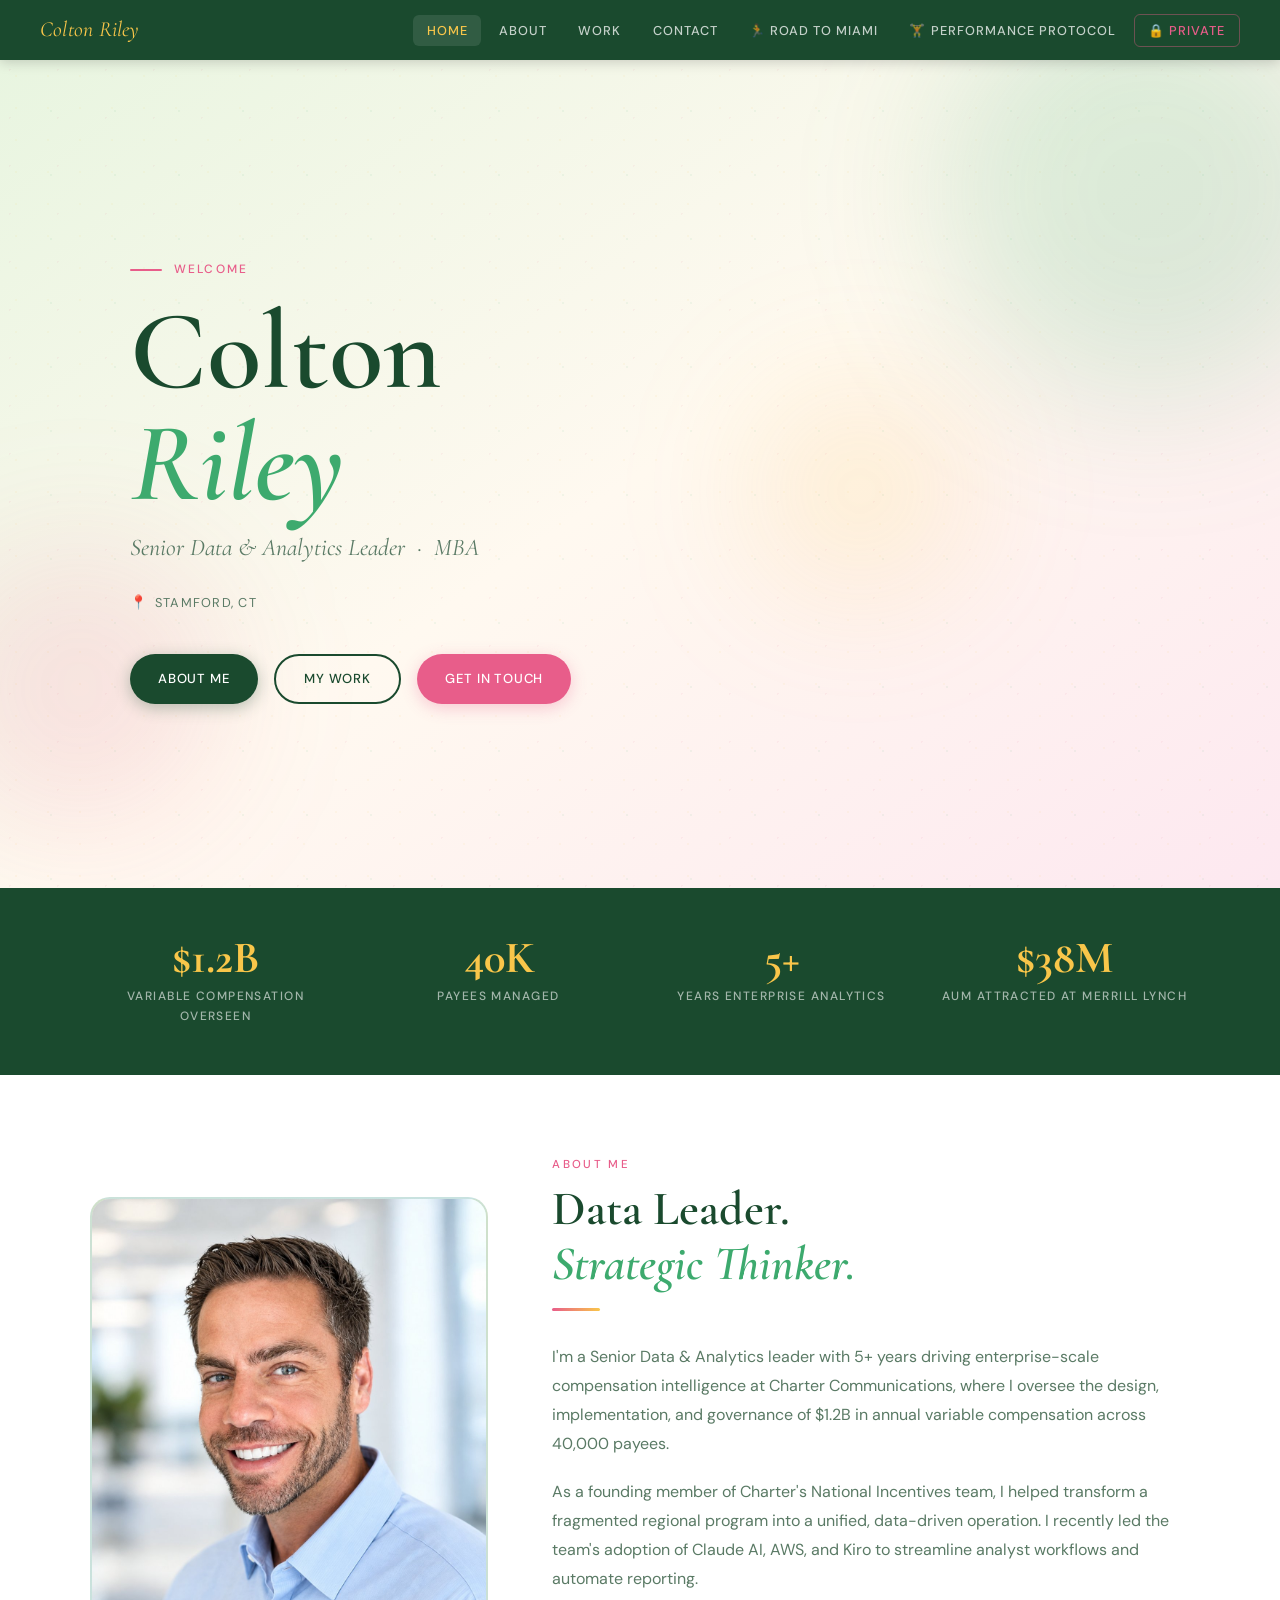
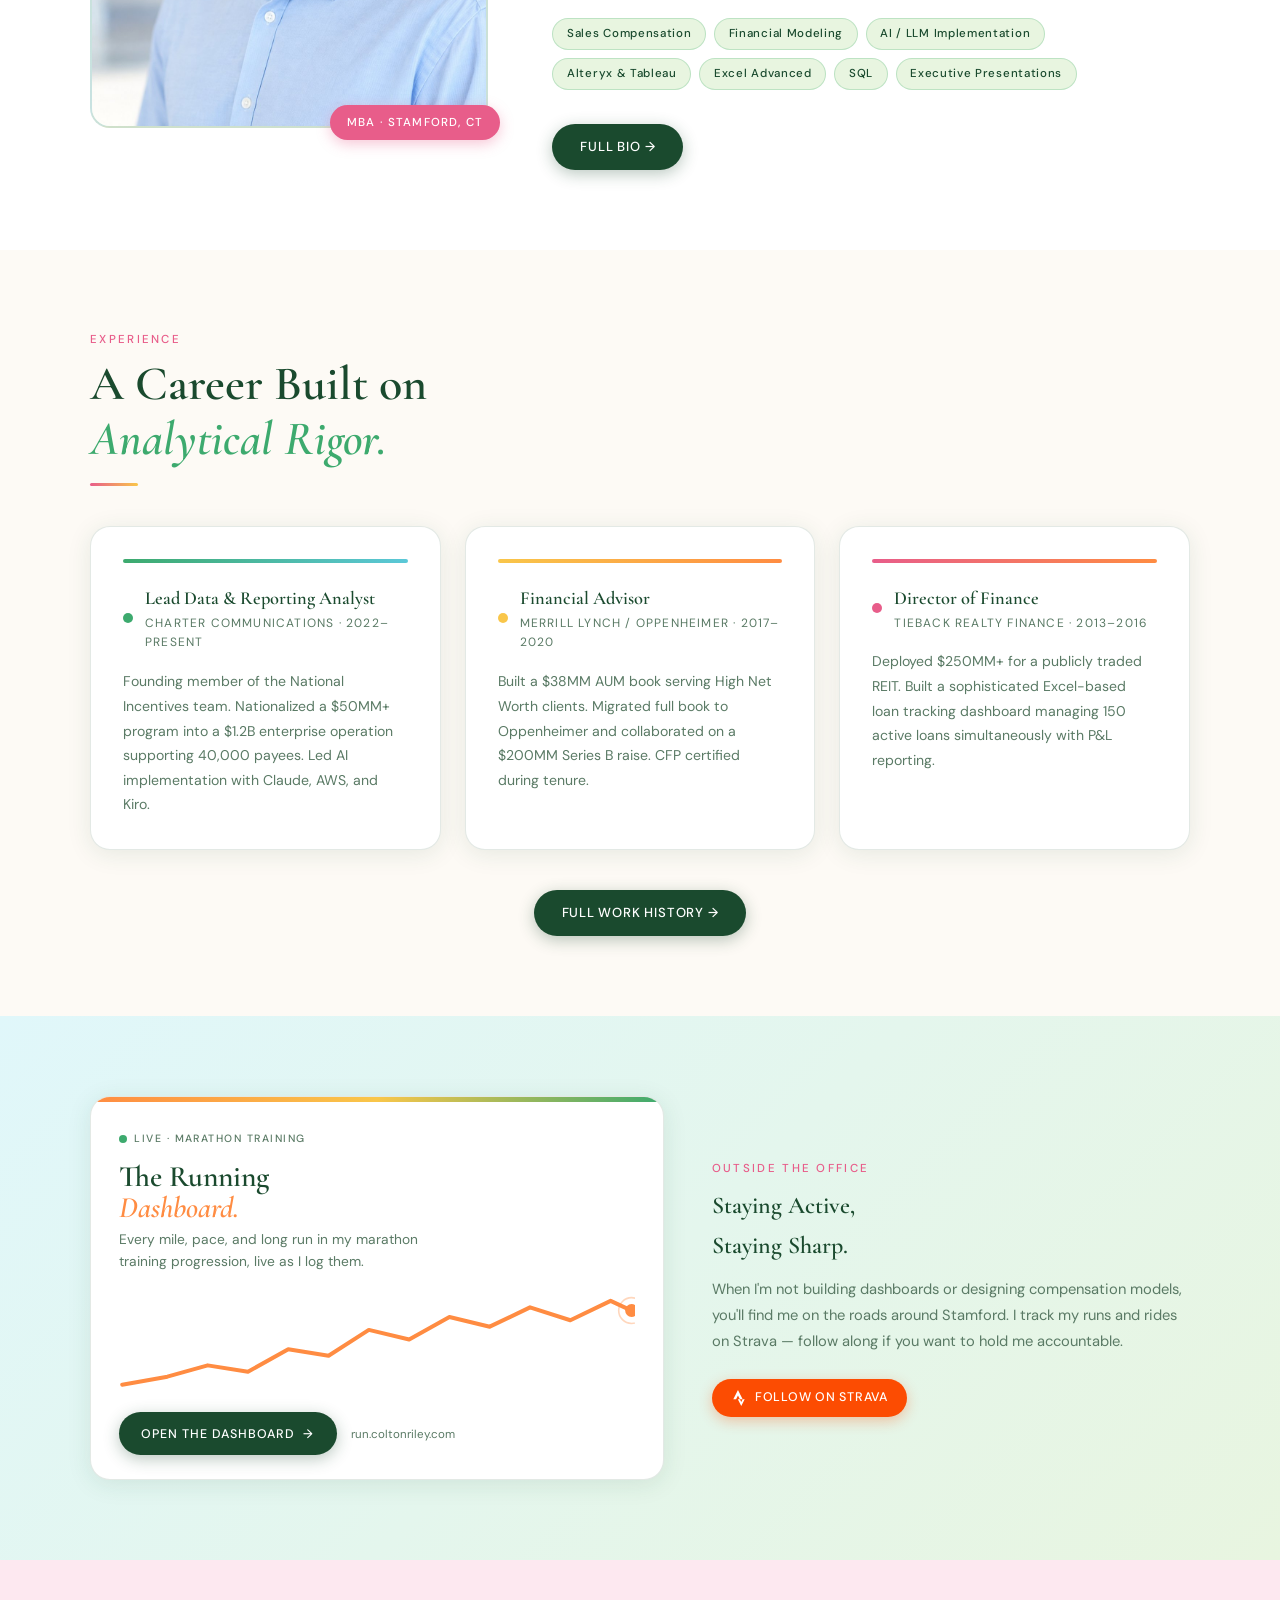
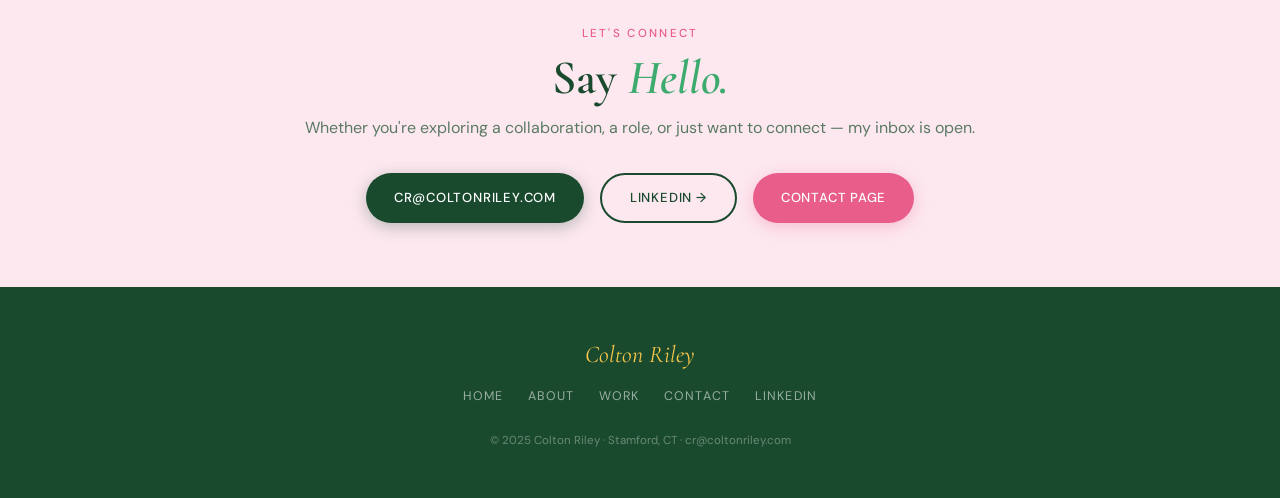
<file: index.html>
<!DOCTYPE html>
<html lang="en">
<head>
  <!-- Google tag (gtag.js) -->
  <script async src="https://www.googletagmanager.com/gtag/js?id=G-JCH71CJMRZ"></script>
  <script>
    window.dataLayer = window.dataLayer || [];
    function gtag(){dataLayer.push(arguments);}
    gtag('js', new Date());
    gtag('config', 'G-JCH71CJMRZ');
  </script>
  <meta charset="UTF-8" />
  <meta name="viewport" content="width=device-width, initial-scale=1.0" />
  <title>Colton Riley — Data & Analytics Leader</title>
  <meta name="description" content="Colton Riley, MBA — Senior Data & Analytics Leader, Sales Compensation Strategy, AI Implementation. Based in Stamford, CT." />
  <link rel="stylesheet" href="style.css" />
  <style>
    /* Homepage-specific */
    .home-about {
      background: white;
    }
    .about-grid {
      display: grid;
      grid-template-columns: 1fr 1.6fr;
      gap: 4rem;
      align-items: center;
    }
    .about-photo-block {
      position: relative;
    }
    .about-photo-placeholder {
      aspect-ratio: 3/4;
      background: linear-gradient(145deg, var(--mint-lt), var(--aqua-lt));
      border-radius: var(--radius-lg);
      border: 2px solid var(--border);
      display: flex;
      flex-direction: column;
      align-items: center;
      justify-content: center;
      color: var(--muted);
      font-size: 0.8rem;
      text-align: center;
      gap: 0.5rem;
      overflow: hidden;
      position: relative;
    }
    .about-photo-placeholder img {
      width: 100%;
      height: 100%;
      object-fit: cover;
      object-position: center top;
    }
    .about-photo-tag {
      position: absolute;
      bottom: -12px;
      right: -12px;
      background: var(--pink);
      color: white;
      font-size: 0.72rem;
      font-weight: 500;
      letter-spacing: 0.1em;
      text-transform: uppercase;
      padding: 0.5rem 1.1rem;
      border-radius: 50px;
      box-shadow: 0 4px 14px rgba(232,93,138,0.35);
    }
    .about-text p {
      color: var(--muted);
      font-size: 1rem;
      margin-bottom: 1.25rem;
      line-height: 1.8;
    }
    .competency-chips {
      display: flex;
      flex-wrap: wrap;
      gap: 0.5rem;
      margin-top: 1.5rem;
    }
    .chip {
      font-size: 0.72rem;
      font-weight: 500;
      letter-spacing: 0.06em;
      padding: 0.35rem 0.85rem;
      border-radius: 50px;
      background: var(--mint-lt);
      color: var(--palm);
      border: 1px solid rgba(61,170,110,0.25);
    }

    /* Work preview */
    .work-section { background: var(--cream); }
    .work-grid {
      display: grid;
      grid-template-columns: repeat(auto-fit, minmax(300px, 1fr));
      gap: 1.5rem;
      margin-top: 2.5rem;
    }
    .work-card { background: white; }
    .work-card-header {
      display: flex;
      align-items: center;
      gap: 0.75rem;
      margin-bottom: 1rem;
    }
    .company-dot {
      width: 10px;
      height: 10px;
      border-radius: 50%;
      flex-shrink: 0;
    }
    .work-card h3 {
      font-family: var(--font-serif);
      font-size: 1.15rem;
      font-weight: 600;
      color: var(--palm);
    }
    .work-card .company {
      font-size: 0.75rem;
      color: var(--muted);
      text-transform: uppercase;
      letter-spacing: 0.1em;
    }
    .work-card p {
      font-size: 0.88rem;
      color: var(--muted);
      line-height: 1.75;
    }

    /* Strava section */
    .strava-section {
      background: linear-gradient(135deg, var(--aqua-lt) 0%, var(--mint-lt) 100%);
    }
    .strava-inner {
      display: grid;
      grid-template-columns: 1.2fr 1fr;
      gap: 3rem;
      align-items: center;
    }
    .strava-info h3 {
      font-family: var(--font-serif);
      font-size: 1.5rem;
      font-weight: 600;
      color: var(--palm);
      margin-bottom: 0.75rem;
    }
    .strava-info p {
      color: var(--muted);
      font-size: 0.92rem;
      line-height: 1.75;
      margin-bottom: 1.5rem;
    }
    .strava-badge {
      display: inline-flex;
      align-items: center;
      gap: 0.5rem;
      background: #fc4c02;
      color: white;
      font-size: 0.78rem;
      font-weight: 500;
      letter-spacing: 0.06em;
      text-transform: uppercase;
      padding: 0.55rem 1.2rem;
      border-radius: 50px;
      text-decoration: none;
      transition: transform 0.18s, box-shadow 0.18s;
      box-shadow: 0 4px 14px rgba(252,76,2,0.3);
    }
    .strava-badge:hover { transform: translateY(-2px); box-shadow: 0 8px 22px rgba(252,76,2,0.35); }

    /* Running dashboard card */
    .run-card {
      display: block;
      position: relative;
      background: white;
      border-radius: var(--radius-lg);
      border: 1px solid var(--border);
      box-shadow: var(--shadow);
      padding: 1.75rem 1.75rem 1.5rem;
      overflow: hidden;
      transition: transform 0.25s, box-shadow 0.25s;
    }
    .run-card:hover { transform: translateY(-4px); box-shadow: 0 16px 40px rgba(26,74,46,0.16); }
    .run-card::before {
      content: '';
      position: absolute;
      inset: 0 0 auto 0;
      height: 5px;
      background: linear-gradient(90deg, var(--mango), var(--gold), var(--mint));
    }
    .run-live {
      display: inline-flex;
      align-items: center;
      gap: 0.45rem;
      font-size: 0.66rem;
      font-weight: 500;
      letter-spacing: 0.14em;
      text-transform: uppercase;
      color: var(--muted);
    }
    .run-live i {
      width: 8px; height: 8px;
      border-radius: 50%;
      background: var(--mint);
      animation: run-pulse 1.8s infinite;
    }
    @keyframes run-pulse {
      0%   { box-shadow: 0 0 0 0 rgba(61,170,110,0.55); }
      70%  { box-shadow: 0 0 0 9px rgba(61,170,110,0); }
      100% { box-shadow: 0 0 0 0 rgba(61,170,110,0); }
    }
    .run-card h3 {
      font-family: var(--font-serif);
      font-size: 1.85rem;
      font-weight: 600;
      color: var(--palm);
      line-height: 1.05;
      margin: 0.6rem 0 0.3rem;
    }
    .run-card h3 em { font-style: italic; color: var(--mango); }
    .run-card p { color: var(--muted); font-size: 0.86rem; line-height: 1.6; max-width: 34ch; margin: 0; }
    .run-card svg { display: block; width: 100%; height: auto; margin: 1rem 0 0.75rem; }
    .run-card .trace {
      fill: none;
      stroke: var(--mango);
      stroke-width: 2.5;
      stroke-linecap: round;
      stroke-linejoin: round;
      stroke-dasharray: 600;
      stroke-dashoffset: 0;
    }
    .run-card:hover .trace { animation: run-draw 1.4s ease-out; }
    @keyframes run-draw { from { stroke-dashoffset: 600; } to { stroke-dashoffset: 0; } }
    .run-card .run-cta {
      display: inline-flex;
      align-items: center;
      gap: 0.5rem;
      font-size: 0.78rem;
      font-weight: 500;
      letter-spacing: 0.08em;
      text-transform: uppercase;
      color: white;
      background: var(--palm);
      padding: 0.7rem 1.4rem;
      border-radius: 50px;
      box-shadow: 0 4px 16px rgba(26,74,46,0.3);
      transition: background 0.2s;
    }
    .run-card:hover .run-cta { background: var(--palm-lt); }
    .run-card .run-cta span { transition: transform 0.2s; }
    .run-card:hover .run-cta span { transform: translateX(4px); }
    .run-card .run-url { font-size: 0.72rem; color: var(--muted); margin-left: 0.9rem; }
    @media (prefers-reduced-motion: reduce) {
      .run-live i, .run-card:hover .trace { animation: none; }
    }

    /* Contact strip */
    .contact-strip {
      background: var(--pink-lt);
      padding: 4rem 2.5rem;
      text-align: center;
    }
    .contact-strip .section-title { margin-bottom: 0.5rem; }
    .contact-strip p { color: var(--muted); margin-bottom: 2rem; font-size: 1rem; }
    .contact-links {
      display: flex;
      gap: 1rem;
      justify-content: center;
      flex-wrap: wrap;
    }

    @media (max-width: 900px) {
      .about-grid { grid-template-columns: 1fr; gap: 2rem; }
      .strava-inner { grid-template-columns: 1fr; }
    }
  </style>
</head>
<body>

<!-- ── NAV ─────────────────────────────────────────────────── -->
<nav>
  <a href="index.html" class="nav-logo">Colton Riley</a>
  <button class="nav-burger" id="burger" aria-label="Menu">
    <span></span><span></span><span></span>
  </button>
  <ul class="nav-links" id="nav-links">
    <li><a href="index.html" class="active">Home</a></li>
    <li><a href="about.html">About</a></li>
    <li><a href="work.html">Work</a></li>
    <li><a href="contact.html">Contact</a></li>
    <li><a href="road-to-miami.html">🏃 Road to Miami</a></li>
    <li><a href="riley-performance-protocol-2026.html">🏋️ Performance Protocol</a></li>
    <li class="nav-private"><a href="private.html">🔒 Private</a></li>
  </ul>
</nav>

<!-- ── HERO ────────────────────────────────────────────────── -->
<section class="hero">
  <div class="hero-bg-pattern"></div>
  <div class="hero-accent hero-accent-1"></div>
  <div class="hero-accent hero-accent-2"></div>
  <div class="hero-accent hero-accent-3"></div>
  <div class="hero-content">
    <div class="hero-eyebrow">Welcome</div>
    <h1 class="hero-name">Colton<br><em>Riley</em></h1>
    <p class="hero-title">Senior Data & Analytics Leader &nbsp;·&nbsp; MBA</p>
    <p class="hero-location">Stamford, CT</p>
    <div class="hero-ctas">
      <a href="about.html" class="btn btn-primary">About Me</a>
      <a href="work.html" class="btn btn-outline">My Work</a>
      <a href="contact.html" class="btn btn-pink">Get In Touch</a>
    </div>
  </div>
</section>

<!-- ── STAT STRIP ────────────────────────────────────────────── -->
<div class="stat-strip">
  <div class="stat-grid">
    <div>
      <div class="stat-value">$1.2B</div>
      <div class="stat-label">Variable Compensation Overseen</div>
    </div>
    <div>
      <div class="stat-value">40K</div>
      <div class="stat-label">Payees Managed</div>
    </div>
    <div>
      <div class="stat-value">5+</div>
      <div class="stat-label">Years Enterprise Analytics</div>
    </div>
    <div>
      <div class="stat-value">$38M</div>
      <div class="stat-label">AUM Attracted at Merrill Lynch</div>
    </div>
  </div>
</div>

<!-- ── ABOUT PREVIEW ─────────────────────────────────────────── -->
<section class="home-about">
  <div class="section-inner">
    <div class="about-grid">
      <div class="about-photo-block">
        <div class="about-photo-placeholder">
          <img src="photo.jpg" alt="Colton Riley" width="1086" height="1448" loading="lazy" />
        </div>
        <div class="about-photo-tag">MBA · Stamford, CT</div>
      </div>
      <div class="about-text">
        <div class="section-label">About Me</div>
        <h2 class="section-title">Data Leader.<br><em>Strategic Thinker.</em></h2>
        <div class="divider"></div>
        <p>I'm a Senior Data & Analytics leader with 5+ years driving enterprise-scale compensation intelligence at Charter Communications, where I oversee the design, implementation, and governance of $1.2B in annual variable compensation across 40,000 payees.</p>
        <p>As a founding member of Charter's National Incentives team, I helped transform a fragmented regional program into a unified, data-driven operation. I recently led the team's adoption of Claude AI, AWS, and Kiro to streamline analyst workflows and automate reporting.</p>
        <div class="competency-chips">
          <span class="chip">Sales Compensation</span>
          <span class="chip">Financial Modeling</span>
          <span class="chip">AI / LLM Implementation</span>
          <span class="chip">Alteryx & Tableau</span>
          <span class="chip">Excel Advanced</span>
          <span class="chip">SQL</span>
          <span class="chip">Executive Presentations</span>
        </div>
        <br>
        <a href="about.html" class="btn btn-primary" style="margin-top:0.5rem;">Full Bio →</a>
      </div>
    </div>
  </div>
</section>

<!-- ── WORK PREVIEW ──────────────────────────────────────────── -->
<section class="work-section">
  <div class="section-inner">
    <div class="section-label">Experience</div>
    <h2 class="section-title">A Career Built on<br><em>Analytical Rigor.</em></h2>
    <div class="divider"></div>
    <div class="work-grid">
      <div class="card work-card">
        <div class="card-accent-bar" style="background: linear-gradient(90deg, var(--mint), var(--aqua));"></div>
        <div class="work-card-header">
          <div class="company-dot" style="background:var(--mint);"></div>
          <div>
            <h3>Lead Data & Reporting Analyst</h3>
            <div class="company">Charter Communications · 2022–Present</div>
          </div>
        </div>
        <p>Founding member of the National Incentives team. Nationalized a $50MM+ program into a $1.2B enterprise operation supporting 40,000 payees. Led AI implementation with Claude, AWS, and Kiro.</p>
      </div>
      <div class="card work-card">
        <div class="card-accent-bar" style="background: linear-gradient(90deg, var(--gold), var(--mango));"></div>
        <div class="work-card-header">
          <div class="company-dot" style="background:var(--gold);"></div>
          <div>
            <h3>Financial Advisor</h3>
            <div class="company">Merrill Lynch / Oppenheimer · 2017–2020</div>
          </div>
        </div>
        <p>Built a $38MM AUM book serving High Net Worth clients. Migrated full book to Oppenheimer and collaborated on a $200MM Series B raise. CFP certified during tenure.</p>
      </div>
      <div class="card work-card">
        <div class="card-accent-bar" style="background: linear-gradient(90deg, var(--pink), var(--mango));"></div>
        <div class="work-card-header">
          <div class="company-dot" style="background:var(--pink);"></div>
          <div>
            <h3>Director of Finance</h3>
            <div class="company">Tieback Realty Finance · 2013–2016</div>
          </div>
        </div>
        <p>Deployed $250MM+ for a publicly traded REIT. Built a sophisticated Excel-based loan tracking dashboard managing 150 active loans simultaneously with P&L reporting.</p>
      </div>
    </div>
    <div style="text-align:center; margin-top:2.5rem;">
      <a href="work.html" class="btn btn-primary">Full Work History →</a>
    </div>
  </div>
</section>

<!-- ── STRAVA SECTION ─────────────────────────────────────────── -->
<section class="strava-section">
  <div class="section-inner">
    <div class="strava-inner">
      <a class="run-card" href="https://run.coltonriley.com" aria-label="Open the running dashboard at run.coltonriley.com">
        <span class="run-live"><i></i> Live · Marathon Training</span>
        <h3>The Running<br><em>Dashboard.</em></h3>
        <p>Every mile, pace, and long run in my marathon training progression, live as I log them.</p>
        <svg viewBox="0 0 320 70" aria-hidden="true">
          <path class="trace" d="M2 60 L30 55 L55 48 L80 52 L105 38 L130 42 L155 26 L180 32 L205 18 L230 24 L255 12 L280 20 L305 8 L318 14"/>
          <circle cx="318" cy="14" r="4" fill="#ff8c42"/>
          <circle cx="318" cy="14" r="8" fill="none" stroke="#ff8c42" stroke-opacity="0.35"/>
        </svg>
        <span class="run-cta">Open the dashboard <span>→</span></span><span class="run-url">run.coltonriley.com</span>
      </a>
      <div class="strava-info">
        <div class="section-label">Outside the Office</div>
        <h3>Staying Active,<br>Staying Sharp.</h3>
        <p>When I'm not building dashboards or designing compensation models, you'll find me on the roads around Stamford. I track my runs and rides on Strava — follow along if you want to hold me accountable.</p>
        <a href="https://www.strava.com" target="_blank" class="strava-badge" rel="noopener">
          <svg width="16" height="16" viewBox="0 0 24 24" fill="currentColor"><path d="M15.387 17.944l-2.089-4.116h-3.065L15.387 24l5.15-10.172h-3.066m-7.008-5.599l2.836 5.598h4.172L10.463 0l-7 13.828h4.169"/></svg>
          Follow on Strava
        </a>
      </div>
    </div>
  </div>
</section>

<!-- ── CONTACT STRIP ──────────────────────────────────────────── -->
<div class="contact-strip">
  <div class="section-inner">
    <div class="section-label">Let's Connect</div>
    <h2 class="section-title">Say <em>Hello.</em></h2>
    <p>Whether you're exploring a collaboration, a role, or just want to connect — my inbox is open.</p>
    <div class="contact-links">
      <a href="mailto:cr@coltonriley.com" class="btn btn-primary">cr@coltonriley.com</a>
      <a href="https://linkedin.com/in/coltonriley" target="_blank" class="btn btn-outline" rel="noopener">LinkedIn →</a>
      <a href="contact.html" class="btn btn-pink">Contact Page</a>
    </div>
  </div>
</div>

<!-- ── FOOTER ─────────────────────────────────────────────────── -->
<footer>
  <div class="footer-inner">
    <div class="footer-name">Colton Riley</div>
    <div class="footer-links">
      <a href="index.html">Home</a>
      <a href="about.html">About</a>
      <a href="work.html">Work</a>
      <a href="contact.html">Contact</a>
      <a href="https://linkedin.com/in/coltonriley" target="_blank" rel="noopener">LinkedIn</a>
    </div>
    <div class="footer-copy">© 2025 Colton Riley · Stamford, CT · cr@coltonriley.com</div>
  </div>
</footer>

<script>
  const burger = document.getElementById('burger');
  const navLinks = document.getElementById('nav-links');
  burger.addEventListener('click', () => navLinks.classList.toggle('open'));

  // Set active nav link
  const current = location.pathname.split('/').pop() || 'index.html';
  document.querySelectorAll('.nav-links a').forEach(a => {
    const href = a.getAttribute('href');
    if (href === current || (current === '' && href === 'index.html')) {
      a.classList.add('active');
    } else {
      a.classList.remove('active');
    }
  });
</script>
</body>
</html>
</file>
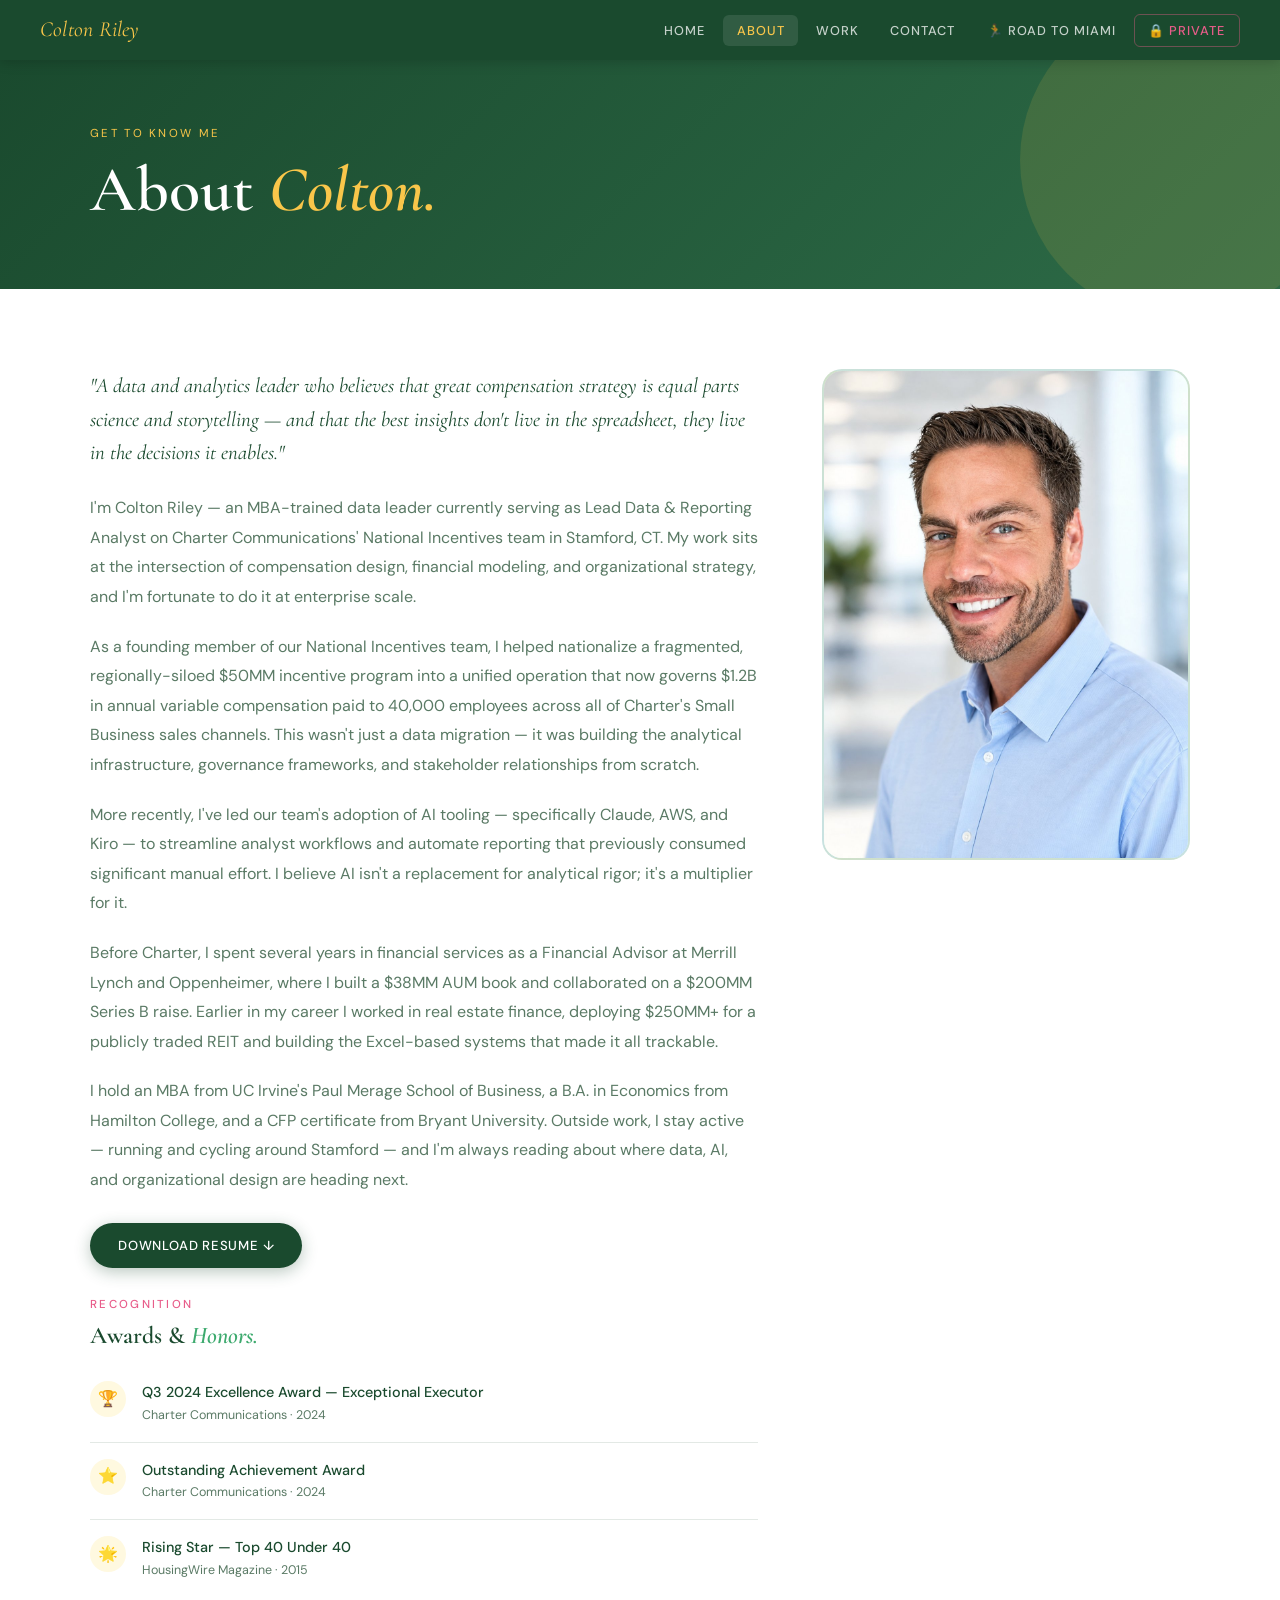
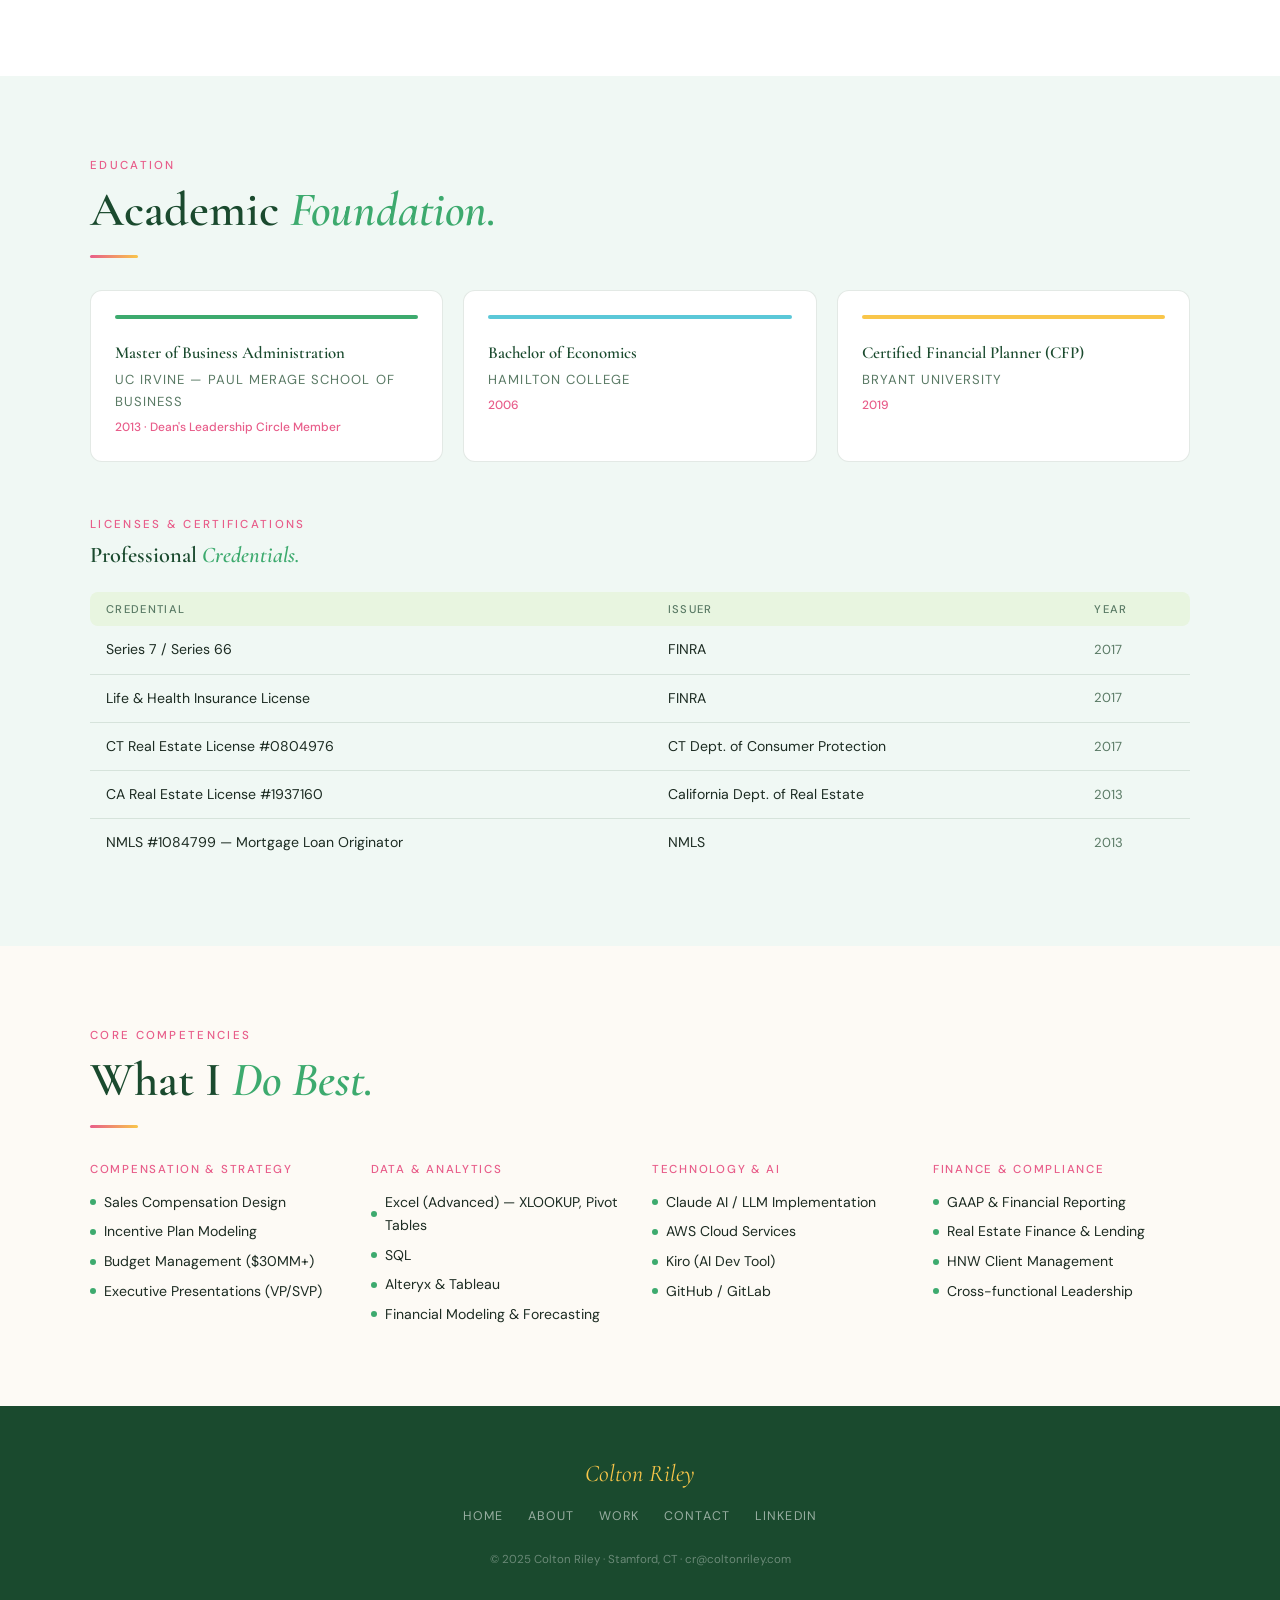
<file: about.html>
<!DOCTYPE html>
<html lang="en">
<head>
  <!-- Google tag (gtag.js) -->
  <script async src="https://www.googletagmanager.com/gtag/js?id=G-JCH71CJMRZ"></script>
  <script>
    window.dataLayer = window.dataLayer || [];
    function gtag(){dataLayer.push(arguments);}
    gtag('js', new Date());
    gtag('config', 'G-JCH71CJMRZ');
  </script>
  <meta charset="UTF-8" />
  <meta name="viewport" content="width=device-width, initial-scale=1.0" />
  <title>About — Colton Riley</title>
  <meta name="description" content="Learn more about Colton Riley — MBA, Senior Data & Analytics Leader at Charter Communications, Stamford CT." />
  <link rel="stylesheet" href="style.css" />
  <style>
    .about-layout {
      display: grid;
      grid-template-columns: 2fr 1.1fr;
      gap: 4rem;
      align-items: start;
    }
    .about-photo-tall {
      aspect-ratio: 3/4;
      max-height: 520px;
      background: linear-gradient(145deg, var(--mint-lt), var(--aqua-lt));
      border-radius: var(--radius-lg);
      border: 2px solid var(--border);
      display: flex;
      flex-direction: column;
      align-items: center;
      justify-content: center;
      color: var(--muted);
      font-size: 0.8rem;
      text-align: center;
      gap: 0.5rem;
      overflow: hidden;
      position: sticky;
      top: 80px;
    }
    .about-photo-tall img {
      width: 100%;
      height: 100%;
      object-fit: cover;
      object-position: center top;
    }
    .about-body p {
      color: var(--muted);
      font-size: 1rem;
      line-height: 1.85;
      margin-bottom: 1.25rem;
    }
    .about-body .lead {
      font-family: var(--font-serif);
      font-size: 1.3rem;
      font-style: italic;
      color: var(--palm);
      line-height: 1.6;
      margin-bottom: 1.5rem;
    }

    /* Awards */
    .award-row {
      display: flex;
      align-items: flex-start;
      gap: 1rem;
      padding: 1rem 0;
      border-bottom: 1px solid var(--border);
    }
    .award-row:last-child { border-bottom: none; }
    .award-icon {
      width: 36px;
      height: 36px;
      border-radius: 50%;
      background: var(--gold-lt);
      display: flex;
      align-items: center;
      justify-content: center;
      font-size: 1rem;
      flex-shrink: 0;
    }
    .award-name {
      font-weight: 500;
      font-size: 0.9rem;
      color: var(--palm);
    }
    .award-org {
      font-size: 0.78rem;
      color: var(--muted);
    }

    /* Education cards */
    .edu-grid {
      display: grid;
      grid-template-columns: repeat(auto-fit, minmax(280px, 1fr));
      gap: 1.25rem;
      margin-top: 2rem;
    }
    .edu-card {
      background: white;
      border-radius: var(--radius);
      border: 1px solid var(--border);
      padding: 1.5rem;
    }
    .edu-degree {
      font-family: var(--font-serif);
      font-size: 1.05rem;
      font-weight: 600;
      color: var(--palm);
      margin-bottom: 0.2rem;
    }
    .edu-school {
      font-size: 0.82rem;
      color: var(--muted);
      text-transform: uppercase;
      letter-spacing: 0.08em;
      margin-bottom: 0.3rem;
    }
    .edu-year {
      font-size: 0.75rem;
      color: var(--pink);
      font-weight: 500;
    }

    /* Certifications table */
    .cert-table {
      width: 100%;
      border-collapse: collapse;
      margin-top: 1.5rem;
      font-size: 0.88rem;
    }
    .cert-table th {
      text-align: left;
      font-size: 0.7rem;
      letter-spacing: 0.12em;
      text-transform: uppercase;
      color: var(--muted);
      padding: 0.5rem 1rem;
      background: var(--mint-lt);
      font-weight: 500;
    }
    .cert-table th:first-child { border-radius: 8px 0 0 8px; }
    .cert-table th:last-child { border-radius: 0 8px 8px 0; }
    .cert-table td {
      padding: 0.75rem 1rem;
      color: var(--text);
      border-bottom: 1px solid var(--border);
    }
    .cert-table tr:last-child td { border-bottom: none; }
    .cert-table td:nth-child(3) { color: var(--muted); font-size: 0.82rem; }

    /* Skills grid */
    .skills-section { background: var(--cream); }
    .skills-cols {
      display: grid;
      grid-template-columns: repeat(auto-fit, minmax(220px, 1fr));
      gap: 1.5rem;
      margin-top: 2rem;
    }
    .skill-group h4 {
      font-size: 0.72rem;
      letter-spacing: 0.15em;
      text-transform: uppercase;
      color: var(--pink);
      margin-bottom: 0.75rem;
      font-weight: 500;
    }
    .skill-list {
      list-style: none;
      display: flex;
      flex-direction: column;
      gap: 0.4rem;
    }
    .skill-list li {
      font-size: 0.88rem;
      color: var(--text);
      display: flex;
      align-items: center;
      gap: 0.5rem;
    }
    .skill-list li::before {
      content: '';
      display: block;
      width: 6px;
      height: 6px;
      border-radius: 50%;
      background: var(--mint);
      flex-shrink: 0;
    }

    @media (max-width: 900px) {
      .about-layout { grid-template-columns: 1fr; }
      .about-photo-tall { position: static; aspect-ratio: 1/1; max-height: 340px; }
    }
  </style>
</head>
<body>

<nav>
  <a href="index.html" class="nav-logo">Colton Riley</a>
  <button class="nav-burger" id="burger" aria-label="Menu">
    <span></span><span></span><span></span>
  </button>
  <ul class="nav-links" id="nav-links">
    <li><a href="index.html">Home</a></li>
    <li><a href="about.html" class="active">About</a></li>
    <li><a href="work.html">Work</a></li>
    <li><a href="contact.html">Contact</a></li>
    <li><a href="road-to-miami.html">🏃 Road to Miami</a></li>
    <li class="nav-private"><a href="private.html">🔒 Private</a></li>
  </ul>
</nav>

<div class="page-hero">
  <div class="page-hero-inner">
    <div class="page-hero-label">Get to know me</div>
    <h1 class="page-hero-title">About <em>Colton.</em></h1>
  </div>
</div>

<!-- ── ABOUT BODY ──────────────────────────────────────────────── -->
<section style="background:white;">
  <div class="section-inner">
    <div class="about-layout">
      <div class="about-body">
        <p class="lead">"A data and analytics leader who believes that great compensation strategy is equal parts science and storytelling — and that the best insights don't live in the spreadsheet, they live in the decisions it enables."</p>

        <p>I'm Colton Riley — an MBA-trained data leader currently serving as Lead Data & Reporting Analyst on Charter Communications' National Incentives team in Stamford, CT. My work sits at the intersection of compensation design, financial modeling, and organizational strategy, and I'm fortunate to do it at enterprise scale.</p>

        <p>As a founding member of our National Incentives team, I helped nationalize a fragmented, regionally-siloed $50MM incentive program into a unified operation that now governs $1.2B in annual variable compensation paid to 40,000 employees across all of Charter's Small Business sales channels. This wasn't just a data migration — it was building the analytical infrastructure, governance frameworks, and stakeholder relationships from scratch.</p>

        <p>More recently, I've led our team's adoption of AI tooling — specifically Claude, AWS, and Kiro — to streamline analyst workflows and automate reporting that previously consumed significant manual effort. I believe AI isn't a replacement for analytical rigor; it's a multiplier for it.</p>

        <p>Before Charter, I spent several years in financial services as a Financial Advisor at Merrill Lynch and Oppenheimer, where I built a $38MM AUM book and collaborated on a $200MM Series B raise. Earlier in my career I worked in real estate finance, deploying $250MM+ for a publicly traded REIT and building the Excel-based systems that made it all trackable.</p>

        <p>I hold an MBA from UC Irvine's Paul Merage School of Business, a B.A. in Economics from Hamilton College, and a CFP certificate from Bryant University. Outside work, I stay active — running and cycling around Stamford — and I'm always reading about where data, AI, and organizational design are heading next.</p>

        <a href="Colton_Riley_Resume_2025.pdf" class="btn btn-primary" download style="margin-top:0.5rem;">Download Resume ↓</a>

        <br><br>

        <div class="section-label">Recognition</div>
        <h3 class="section-title" style="font-size:1.5rem; margin-bottom:1rem;">Awards &amp; <em>Honors.</em></h3>
        <div>
          <div class="award-row">
            <div class="award-icon">🏆</div>
            <div>
              <div class="award-name">Q3 2024 Excellence Award — Exceptional Executor</div>
              <div class="award-org">Charter Communications · 2024</div>
            </div>
          </div>
          <div class="award-row">
            <div class="award-icon">⭐</div>
            <div>
              <div class="award-name">Outstanding Achievement Award</div>
              <div class="award-org">Charter Communications · 2024</div>
            </div>
          </div>
          <div class="award-row">
            <div class="award-icon">🌟</div>
            <div>
              <div class="award-name">Rising Star — Top 40 Under 40</div>
              <div class="award-org">HousingWire Magazine · 2015</div>
            </div>
          </div>
        </div>
      </div>

      <div>
        <div class="about-photo-tall">
          <img src="photo.jpg" alt="Colton Riley" width="1086" height="1448" />
        </div>
      </div>
    </div>
  </div>
</section>

<!-- ── EDUCATION ───────────────────────────────────────────────── -->
<section style="background:var(--palm-lt); --palm-lt:#f0f8f4;">
  <div class="section-inner">
    <div class="section-label">Education</div>
    <h2 class="section-title">Academic <em>Foundation.</em></h2>
    <div class="divider"></div>
    <div class="edu-grid">
      <div class="edu-card">
        <div class="card-accent-bar" style="background:var(--mint);"></div>
        <div class="edu-degree">Master of Business Administration</div>
        <div class="edu-school">UC Irvine — Paul Merage School of Business</div>
        <div class="edu-year">2013 · Dean's Leadership Circle Member</div>
      </div>
      <div class="edu-card">
        <div class="card-accent-bar" style="background:var(--aqua);"></div>
        <div class="edu-degree">Bachelor of Economics</div>
        <div class="edu-school">Hamilton College</div>
        <div class="edu-year">2006</div>
      </div>
      <div class="edu-card">
        <div class="card-accent-bar" style="background:var(--gold);"></div>
        <div class="edu-degree">Certified Financial Planner (CFP)</div>
        <div class="edu-school">Bryant University</div>
        <div class="edu-year">2019</div>
      </div>
    </div>

    <br><br>
    <div class="section-label">Licenses & Certifications</div>
    <h3 class="section-title" style="font-size:1.4rem; margin-bottom:1rem;">Professional <em>Credentials.</em></h3>
    <table class="cert-table">
      <thead>
        <tr>
          <th>Credential</th>
          <th>Issuer</th>
          <th>Year</th>
        </tr>
      </thead>
      <tbody>
        <tr><td>Series 7 / Series 66</td><td>FINRA</td><td>2017</td></tr>
        <tr><td>Life & Health Insurance License</td><td>FINRA</td><td>2017</td></tr>
        <tr><td>CT Real Estate License #0804976</td><td>CT Dept. of Consumer Protection</td><td>2017</td></tr>
        <tr><td>CA Real Estate License #1937160</td><td>California Dept. of Real Estate</td><td>2013</td></tr>
        <tr><td>NMLS #1084799 — Mortgage Loan Originator</td><td>NMLS</td><td>2013</td></tr>
      </tbody>
    </table>
  </div>
</section>

<!-- ── SKILLS ─────────────────────────────────────────────────── -->
<section class="skills-section">
  <div class="section-inner">
    <div class="section-label">Core Competencies</div>
    <h2 class="section-title">What I <em>Do Best.</em></h2>
    <div class="divider"></div>
    <div class="skills-cols">
      <div class="skill-group">
        <h4>Compensation & Strategy</h4>
        <ul class="skill-list">
          <li>Sales Compensation Design</li>
          <li>Incentive Plan Modeling</li>
          <li>Budget Management ($30MM+)</li>
          <li>Executive Presentations (VP/SVP)</li>
        </ul>
      </div>
      <div class="skill-group">
        <h4>Data & Analytics</h4>
        <ul class="skill-list">
          <li>Excel (Advanced) — XLOOKUP, Pivot Tables</li>
          <li>SQL</li>
          <li>Alteryx & Tableau</li>
          <li>Financial Modeling & Forecasting</li>
        </ul>
      </div>
      <div class="skill-group">
        <h4>Technology & AI</h4>
        <ul class="skill-list">
          <li>Claude AI / LLM Implementation</li>
          <li>AWS Cloud Services</li>
          <li>Kiro (AI Dev Tool)</li>
          <li>GitHub / GitLab</li>
        </ul>
      </div>
      <div class="skill-group">
        <h4>Finance & Compliance</h4>
        <ul class="skill-list">
          <li>GAAP & Financial Reporting</li>
          <li>Real Estate Finance & Lending</li>
          <li>HNW Client Management</li>
          <li>Cross-functional Leadership</li>
        </ul>
      </div>
    </div>
  </div>
</section>

<footer>
  <div class="footer-inner">
    <div class="footer-name">Colton Riley</div>
    <div class="footer-links">
      <a href="index.html">Home</a>
      <a href="about.html">About</a>
      <a href="work.html">Work</a>
      <a href="contact.html">Contact</a>
      <a href="https://linkedin.com/in/coltonriley" target="_blank" rel="noopener">LinkedIn</a>
    </div>
    <div class="footer-copy">© 2025 Colton Riley · Stamford, CT · cr@coltonriley.com</div>
  </div>
</footer>

<script>
  document.getElementById('burger').addEventListener('click', () => {
    document.getElementById('nav-links').classList.toggle('open');
  });
</script>
</body>
</html>
</file>
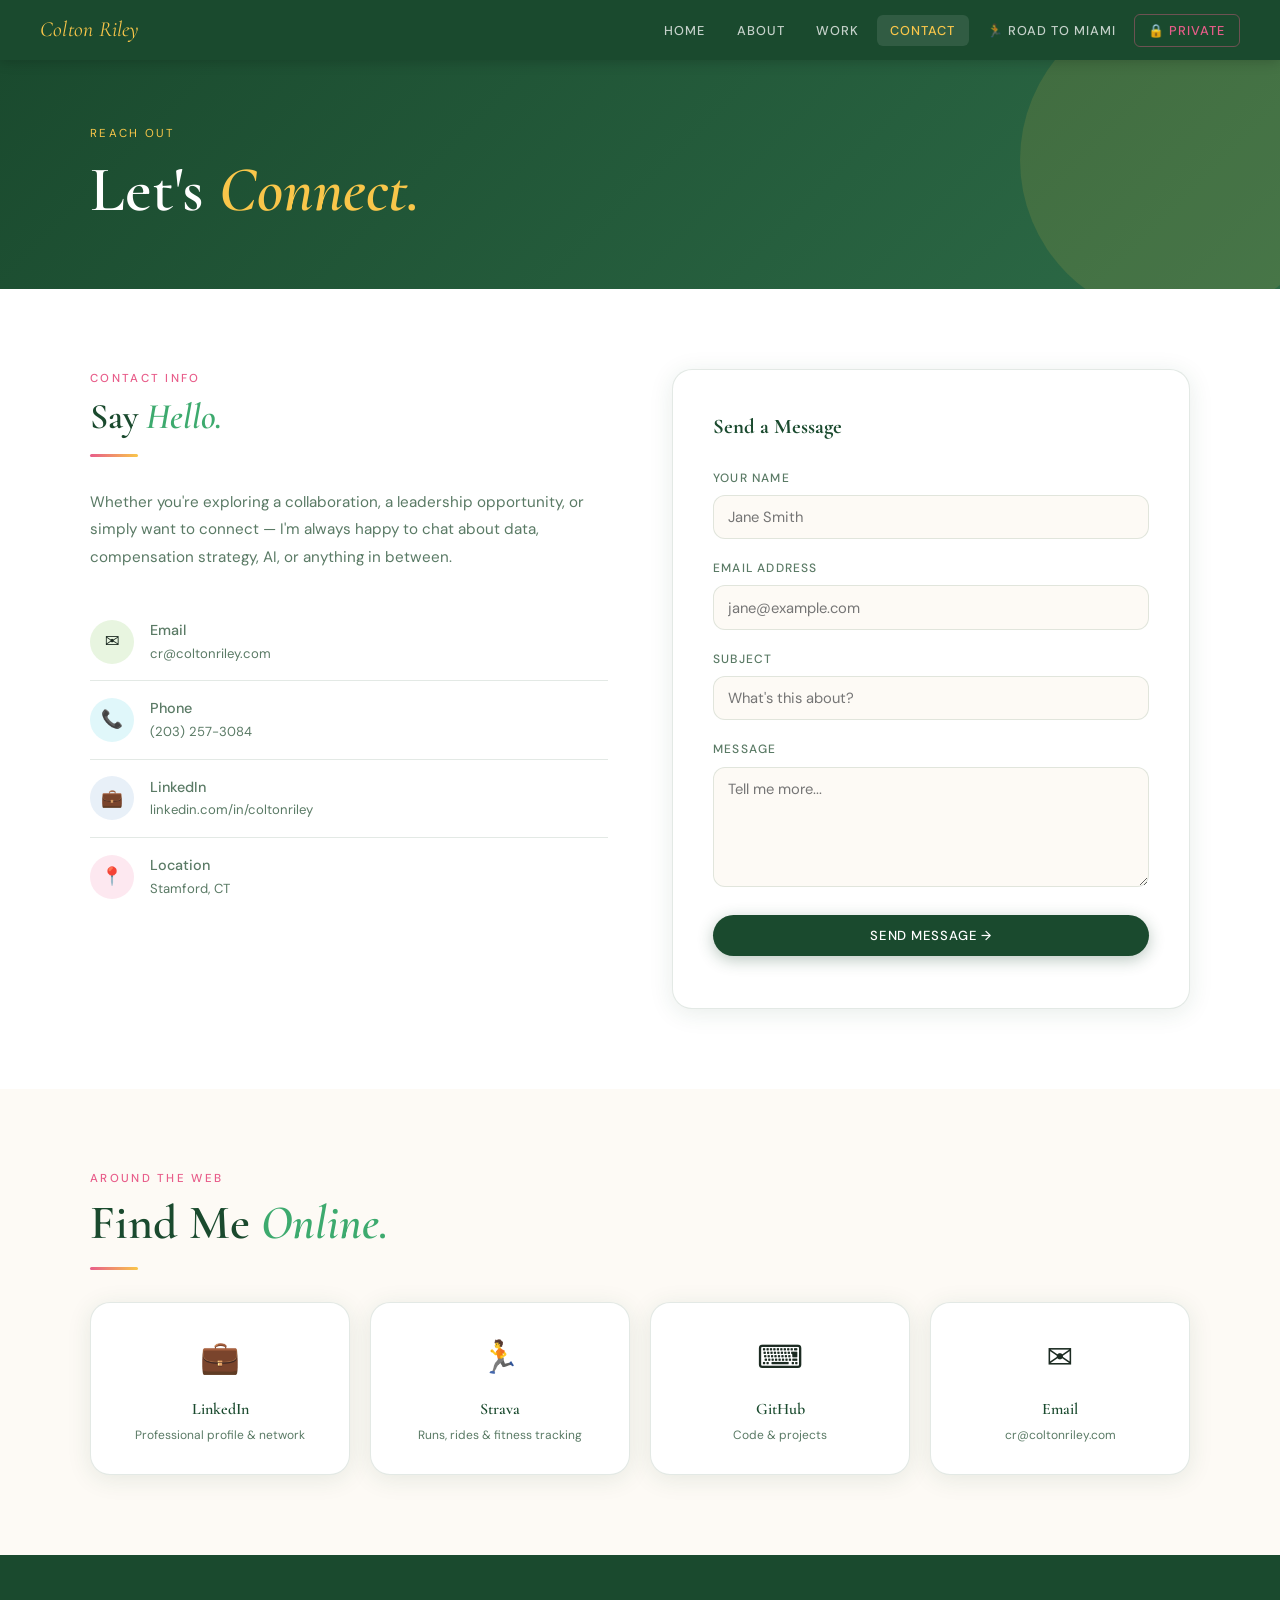
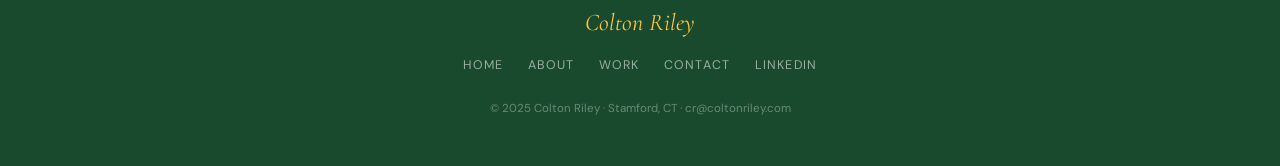
<file: contact.html>
<!DOCTYPE html>
<html lang="en">
<head>
  <!-- Google tag (gtag.js) -->
  <script async src="https://www.googletagmanager.com/gtag/js?id=G-JCH71CJMRZ"></script>
  <script>
    window.dataLayer = window.dataLayer || [];
    function gtag(){dataLayer.push(arguments);}
    gtag('js', new Date());
    gtag('config', 'G-JCH71CJMRZ');
  </script>
  <meta charset="UTF-8" />
  <meta name="viewport" content="width=device-width, initial-scale=1.0" />
  <title>Contact — Colton Riley</title>
  <link rel="stylesheet" href="style.css" />
  <style>
    .contact-layout {
      display: grid;
      grid-template-columns: 1fr 1fr;
      gap: 4rem;
      align-items: start;
    }
    .contact-info h3 {
      font-family: var(--font-serif);
      font-size: 1.25rem;
      font-weight: 600;
      color: var(--palm);
      margin-bottom: 1rem;
    }
    .contact-info p {
      color: var(--muted);
      font-size: 0.95rem;
      line-height: 1.8;
      margin-bottom: 2rem;
    }
    .contact-row {
      display: flex;
      align-items: center;
      gap: 1rem;
      padding: 1rem 0;
      border-bottom: 1px solid var(--border);
      text-decoration: none;
      transition: color 0.18s;
    }
    .contact-row:last-child { border-bottom: none; }
    .contact-row:hover .contact-row-label { color: var(--palm); }
    .contact-icon {
      width: 44px;
      height: 44px;
      border-radius: 50%;
      display: flex;
      align-items: center;
      justify-content: center;
      font-size: 1.1rem;
      flex-shrink: 0;
    }
    .contact-row-label {
      font-weight: 500;
      color: var(--muted);
      font-size: 0.9rem;
      transition: color 0.18s;
    }
    .contact-row-value {
      font-size: 0.82rem;
      color: var(--muted);
    }

    /* Form */
    .form-card {
      background: white;
      border-radius: var(--radius-lg);
      border: 1px solid var(--border);
      padding: 2.5rem;
      box-shadow: var(--shadow);
    }
    .form-card h3 {
      font-family: var(--font-serif);
      font-size: 1.3rem;
      color: var(--palm);
      margin-bottom: 1.5rem;
    }
    .form-group {
      margin-bottom: 1.25rem;
    }
    .form-group label {
      display: block;
      font-size: 0.75rem;
      font-weight: 500;
      letter-spacing: 0.1em;
      text-transform: uppercase;
      color: var(--muted);
      margin-bottom: 0.4rem;
    }
    .form-group input,
    .form-group textarea,
    .form-group select {
      width: 100%;
      font-family: var(--font-sans);
      font-size: 0.92rem;
      color: var(--text);
      background: var(--cream);
      border: 1.5px solid var(--border);
      border-radius: var(--radius);
      padding: 0.7rem 0.9rem;
      outline: none;
      transition: border-color 0.18s;
    }
    .form-group input:focus,
    .form-group textarea:focus {
      border-color: var(--mint);
      background: white;
    }
    .form-group textarea { min-height: 120px; resize: vertical; }
    .form-note {
      font-size: 0.72rem;
      color: var(--muted);
      margin-top: 0.75rem;
      text-align: center;
    }

    /* Links grid */
    .links-section { background: var(--cream); }
    .links-grid {
      display: grid;
      grid-template-columns: repeat(auto-fit, minmax(200px, 1fr));
      gap: 1.25rem;
      margin-top: 2rem;
    }
    .link-card {
      background: white;
      border-radius: var(--radius-lg);
      border: 1px solid var(--border);
      padding: 1.75rem 1.5rem;
      text-align: center;
      text-decoration: none;
      box-shadow: var(--shadow);
      transition: transform 0.2s, box-shadow 0.2s;
      display: block;
    }
    .link-card:hover { transform: translateY(-4px); box-shadow: 0 12px 32px rgba(26,74,46,0.14); }
    .link-icon {
      font-size: 2rem;
      margin-bottom: 0.75rem;
      display: block;
    }
    .link-name {
      font-family: var(--font-serif);
      font-size: 1rem;
      font-weight: 600;
      color: var(--palm);
      margin-bottom: 0.25rem;
    }
    .link-desc {
      font-size: 0.75rem;
      color: var(--muted);
    }

    @media (max-width: 768px) {
      .contact-layout { grid-template-columns: 1fr; gap: 2rem; }
    }
  </style>
</head>
<body>

<nav>
  <a href="index.html" class="nav-logo">Colton Riley</a>
  <button class="nav-burger" id="burger" aria-label="Menu">
    <span></span><span></span><span></span>
  </button>
  <ul class="nav-links" id="nav-links">
    <li><a href="index.html">Home</a></li>
    <li><a href="about.html">About</a></li>
    <li><a href="work.html">Work</a></li>
    <li><a href="contact.html" class="active">Contact</a></li>
    <li><a href="road-to-miami.html">🏃 Road to Miami</a></li>
    <li class="nav-private"><a href="private.html">🔒 Private</a></li>
  </ul>
</nav>

<div class="page-hero">
  <div class="page-hero-inner">
    <div class="page-hero-label">Reach Out</div>
    <h1 class="page-hero-title">Let's <em>Connect.</em></h1>
  </div>
</div>

<!-- ── CONTACT MAIN ────────────────────────────────────────────── -->
<section style="background:white;">
  <div class="section-inner">
    <div class="contact-layout">
      <div class="contact-info">
        <div class="section-label">Contact Info</div>
        <h2 class="section-title" style="font-size:clamp(1.75rem,3vw,2.25rem);">Say <em>Hello.</em></h2>
        <div class="divider"></div>
        <p>Whether you're exploring a collaboration, a leadership opportunity, or simply want to connect — I'm always happy to chat about data, compensation strategy, AI, or anything in between.</p>

        <a href="mailto:cr@coltonriley.com" class="contact-row">
          <div class="contact-icon" style="background:var(--mint-lt);">✉️</div>
          <div>
            <div class="contact-row-label">Email</div>
            <div class="contact-row-value">cr@coltonriley.com</div>
          </div>
        </a>
        <a href="tel:2032573084" class="contact-row">
          <div class="contact-icon" style="background:var(--aqua-lt);">📞</div>
          <div>
            <div class="contact-row-label">Phone</div>
            <div class="contact-row-value">(203) 257-3084</div>
          </div>
        </a>
        <a href="https://linkedin.com/in/coltonriley" target="_blank" rel="noopener" class="contact-row">
          <div class="contact-icon" style="background:#e8f0f8;">💼</div>
          <div>
            <div class="contact-row-label">LinkedIn</div>
            <div class="contact-row-value">linkedin.com/in/coltonriley</div>
          </div>
        </a>
        <div class="contact-row">
          <div class="contact-icon" style="background:var(--pink-lt);">📍</div>
          <div>
            <div class="contact-row-label">Location</div>
            <div class="contact-row-value">Stamford, CT</div>
          </div>
        </div>
      </div>

      <div class="form-card">
        <h3>Send a Message</h3>
        <!--
          NOTE: Since this site uses GitHub Pages (static hosting), there's no
          server to process form submissions. To enable the contact form, connect
          it to a free service like Formspree:
          1. Sign up at formspree.io
          2. Create a form and get your endpoint
          3. Change action="https://formspree.io/f/YOUR_ID" and method="POST"
          4. Remove onsubmit handler below
        -->
        <form id="contact-form" onsubmit="handleSubmit(event)">
          <div class="form-group">
            <label for="name">Your Name</label>
            <input type="text" id="name" name="name" placeholder="Jane Smith" required />
          </div>
          <div class="form-group">
            <label for="email">Email Address</label>
            <input type="email" id="email" name="email" placeholder="jane@example.com" required />
          </div>
          <div class="form-group">
            <label for="subject">Subject</label>
            <input type="text" id="subject" name="subject" placeholder="What's this about?" />
          </div>
          <div class="form-group">
            <label for="message">Message</label>
            <textarea id="message" name="message" placeholder="Tell me more..." required></textarea>
          </div>
          <button type="submit" class="btn btn-primary" style="width:100%; justify-content:center;">Send Message →</button>
          <p class="form-note" id="form-msg"></p>
        </form>
      </div>
    </div>
  </div>
</section>

<!-- ── LINKS ───────────────────────────────────────────────────── -->
<section class="links-section">
  <div class="section-inner">
    <div class="section-label">Around the Web</div>
    <h2 class="section-title">Find Me <em>Online.</em></h2>
    <div class="divider"></div>
    <div class="links-grid">
      <a href="https://linkedin.com/in/coltonriley" target="_blank" rel="noopener" class="link-card">
        <span class="link-icon">💼</span>
        <div class="link-name">LinkedIn</div>
        <div class="link-desc">Professional profile & network</div>
      </a>
      <a href="https://www.strava.com" target="_blank" rel="noopener" class="link-card">
        <span class="link-icon">🏃</span>
        <div class="link-name">Strava</div>
        <div class="link-desc">Runs, rides & fitness tracking</div>
      </a>
      <a href="https://github.com/Colt45oz" target="_blank" rel="noopener" class="link-card">
        <span class="link-icon">⌨️</span>
        <div class="link-name">GitHub</div>
        <div class="link-desc">Code & projects</div>
      </a>
      <a href="mailto:cr@coltonriley.com" class="link-card">
        <span class="link-icon">✉️</span>
        <div class="link-name">Email</div>
        <div class="link-desc">cr@coltonriley.com</div>
      </a>
    </div>
  </div>
</section>

<footer>
  <div class="footer-inner">
    <div class="footer-name">Colton Riley</div>
    <div class="footer-links">
      <a href="index.html">Home</a>
      <a href="about.html">About</a>
      <a href="work.html">Work</a>
      <a href="contact.html">Contact</a>
      <a href="https://linkedin.com/in/coltonriley" target="_blank" rel="noopener">LinkedIn</a>
    </div>
    <div class="footer-copy">© 2025 Colton Riley · Stamford, CT · cr@coltonriley.com</div>
  </div>
</footer>

<script>
  document.getElementById('burger').addEventListener('click', () => {
    document.getElementById('nav-links').classList.toggle('open');
  });

  function handleSubmit(e) {
    e.preventDefault();
    const msg = document.getElementById('form-msg');
    msg.style.color = 'var(--mint)';
    msg.textContent = '✓ Thanks! Connect Formspree (formspree.io) to enable real submissions.';
    // When Formspree is connected, remove the onsubmit handler and this script block
  }
</script>
</body>
</html>
</file>
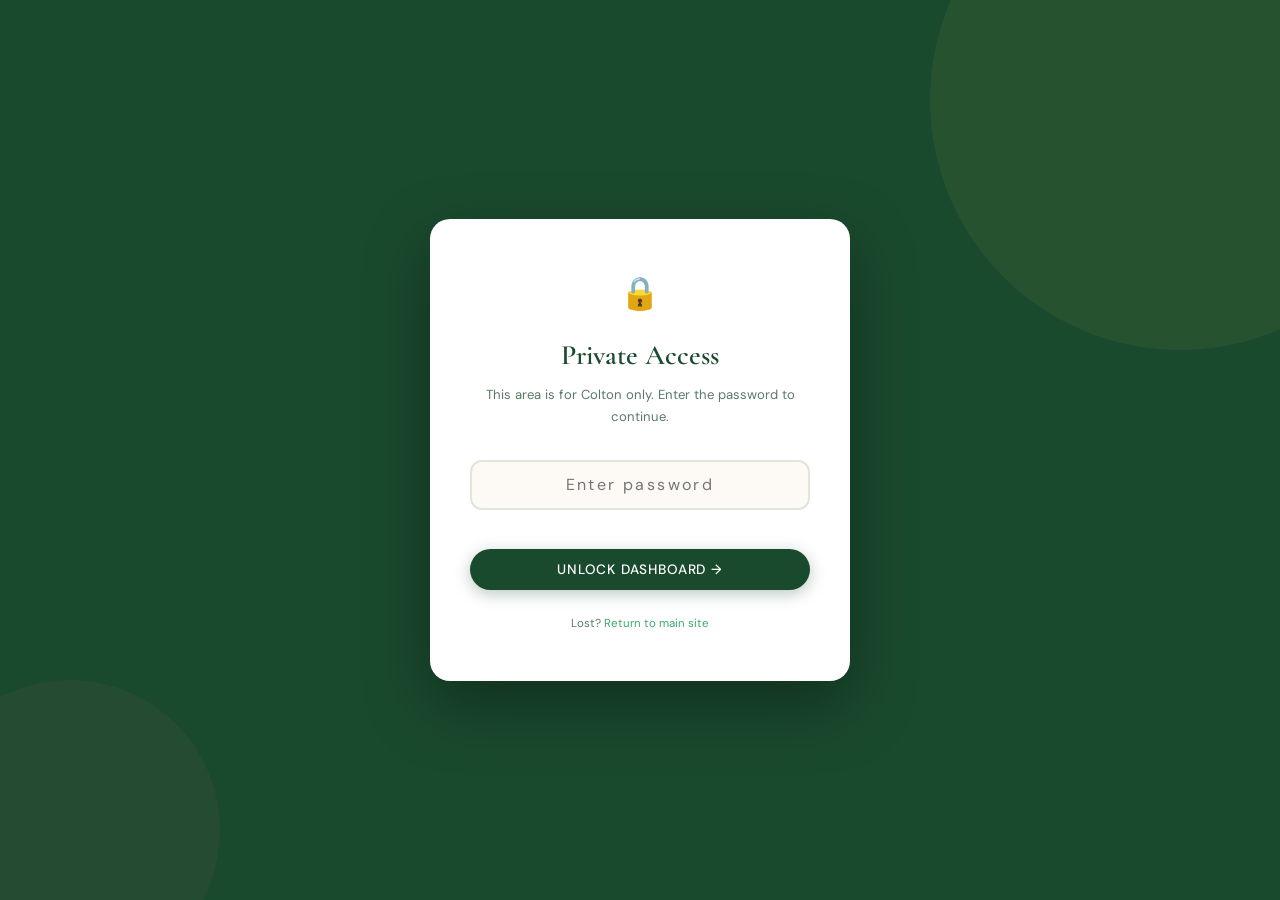
<file: private.html>
<!DOCTYPE html>
<html lang="en">
<head>
  <!-- Google tag (gtag.js) -->
  <script async src="https://www.googletagmanager.com/gtag/js?id=G-JCH71CJMRZ"></script>
  <script>
    window.dataLayer = window.dataLayer || [];
    function gtag(){dataLayer.push(arguments);}
    gtag('js', new Date());
    gtag('config', 'G-JCH71CJMRZ');
  </script>
  <meta charset="UTF-8" />
  <meta name="viewport" content="width=device-width, initial-scale=1.0" />
  <title>Private — Colton Riley</title>
  <meta name="robots" content="noindex, nofollow" />
  <link rel="stylesheet" href="style.css" />
  <style>
    body { background: var(--palm); min-height: 100vh; }

    /* ── LOGIN SCREEN ─────────────────────────── */
    #login-screen {
      min-height: 100vh;
      display: flex;
      align-items: center;
      justify-content: center;
      padding: 2rem;
      position: relative;
      overflow: hidden;
    }
    .login-bg-circle {
      position: absolute;
      border-radius: 50%;
      opacity: 0.06;
    }
    .login-bg-1 { width:500px; height:500px; background:var(--gold); top:-150px; right:-150px; }
    .login-bg-2 { width:300px; height:300px; background:var(--pink); bottom:-80px; left:-80px; }

    .login-card {
      background: white;
      border-radius: var(--radius-lg);
      padding: 3rem 2.5rem;
      width: 100%;
      max-width: 420px;
      box-shadow: 0 24px 64px rgba(0,0,0,0.35);
      position: relative;
      z-index: 1;
      text-align: center;
    }
    .login-icon {
      font-size: 2rem;
      margin-bottom: 0.75rem;
    }
    .login-card h2 {
      font-family: var(--font-serif);
      font-size: 1.75rem;
      font-weight: 600;
      color: var(--palm);
      margin-bottom: 0.4rem;
    }
    .login-card .sub {
      font-size: 0.82rem;
      color: var(--muted);
      margin-bottom: 2rem;
    }
    .login-input-wrap {
      position: relative;
      margin-bottom: 1.25rem;
    }
    #password-input {
      width: 100%;
      font-family: var(--font-sans);
      font-size: 1rem;
      color: var(--text);
      background: var(--cream);
      border: 2px solid var(--border);
      border-radius: var(--radius);
      padding: 0.8rem 1rem;
      outline: none;
      text-align: center;
      letter-spacing: 0.15em;
      transition: border-color 0.18s;
    }
    #password-input:focus { border-color: var(--mint); background: white; }
    #password-input.error { border-color: #e24b4a; animation: shake 0.4s ease; }
    @keyframes shake {
      0%, 100% { transform: translateX(0); }
      20% { transform: translateX(-8px); }
      40% { transform: translateX(8px); }
      60% { transform: translateX(-6px); }
      80% { transform: translateX(6px); }
    }
    #login-error {
      color: #a32d2d;
      font-size: 0.78rem;
      margin-top: -0.75rem;
      margin-bottom: 1rem;
      min-height: 1.2em;
    }
    .login-btn {
      width: 100%;
      justify-content: center;
      font-size: 0.85rem;
    }
    .login-hint {
      margin-top: 1.5rem;
      font-size: 0.72rem;
      color: var(--muted);
    }

    /* ── DASHBOARD ────────────────────────────── */
    #dashboard {
      display: none;
      background: var(--cream);
      min-height: 100vh;
    }
    .dashboard-header {
      background: var(--palm);
      padding: 1rem 2rem;
      display: flex;
      align-items: center;
      justify-content: space-between;
    }
    .dashboard-title {
      font-family: var(--font-serif);
      font-style: italic;
      color: var(--gold);
      font-size: 1.1rem;
    }
    .dashboard-logout {
      font-size: 0.75rem;
      color: rgba(255,255,255,0.55);
      cursor: pointer;
      border: 1px solid rgba(255,255,255,0.2);
      padding: 0.3rem 0.85rem;
      border-radius: 50px;
      background: none;
      transition: 0.2s;
      font-family: var(--font-sans);
    }
    .dashboard-logout:hover { color: var(--pink); border-color: var(--pink); }

    .dash-section { padding: 2rem; }
    .dash-section h2 {
      font-family: var(--font-serif);
      font-size: 1.2rem;
      color: var(--palm);
      margin-bottom: 1rem;
      padding-bottom: 0.5rem;
      border-bottom: 2px solid var(--mint-lt);
      display: flex;
      align-items: center;
      gap: 0.5rem;
    }
    .dash-grid {
      display: grid;
      grid-template-columns: repeat(auto-fill, minmax(200px, 1fr));
      gap: 0.85rem;
    }
    .dash-link {
      background: white;
      border: 1px solid var(--border);
      border-radius: var(--radius);
      padding: 1rem 1.1rem;
      display: flex;
      align-items: center;
      gap: 0.75rem;
      text-decoration: none;
      color: var(--text);
      font-size: 0.85rem;
      font-weight: 500;
      transition: border-color 0.18s, transform 0.18s;
    }
    .dash-link:hover { border-color: var(--mint); transform: translateY(-2px); }
    .dash-link-icon { font-size: 1.1rem; flex-shrink: 0; }
    .dash-link small {
      display: block;
      font-size: 0.68rem;
      color: var(--muted);
      font-weight: 400;
      margin-top: 1px;
    }

    /* Tools (coming soon) */
    .coming-soon-card {
      background: white;
      border: 1.5px dashed var(--border);
      border-radius: var(--radius);
      padding: 1.5rem;
      text-align: center;
      color: var(--muted);
      font-size: 0.82rem;
    }
    .coming-soon-card .cs-icon { font-size: 1.5rem; margin-bottom: 0.4rem; }
    .coming-soon-card strong { color: var(--palm); display: block; font-size: 0.9rem; margin-bottom: 0.25rem; }

    @media (max-width: 600px) {
      .login-card { padding: 2rem 1.5rem; }
      .dash-section { padding: 1.25rem; }
    }
  </style>
</head>
<body>

<!-- ── LOGIN ───────────────────────────────────────────────────── -->
<div id="login-screen">
  <div class="login-bg-circle login-bg-1"></div>
  <div class="login-bg-circle login-bg-2"></div>
  <div class="login-card">
    <div class="login-icon">🔒</div>
    <h2>Private Access</h2>
    <p class="sub">This area is for Colton only. Enter the password to continue.</p>
    <div class="login-input-wrap">
      <input
        type="password"
        id="password-input"
        placeholder="Enter password"
        autocomplete="current-password"
        onkeydown="if(event.key==='Enter') attemptLogin()"
      />
    </div>
    <div id="login-error"></div>
    <button class="btn btn-primary login-btn" onclick="attemptLogin()">Unlock Dashboard →</button>
    <p class="login-hint">
      Lost? <a href="index.html" style="color:var(--mint);">Return to main site</a>
    </p>
  </div>
</div>

<!-- ── DASHBOARD ──────────────────────────────────────────────── -->
<div id="dashboard">
  <div class="dashboard-header">
    <div class="dashboard-title">Colton Riley — Private Dashboard</div>
    <button class="dashboard-logout" onclick="logout()">Sign Out</button>
  </div>

  <!-- Work Tools -->
  <div class="dash-section">
    <h2>🏢 Work Resources</h2>
    <div class="dash-grid">
      <a href="https://app.smartsheet.com" target="_blank" class="dash-link">
        <span class="dash-link-icon">📋</span>
        <div>Smartsheet<small>Project tracking</small></div>
      </a>
      <a href="https://www.tableau.com" target="_blank" class="dash-link">
        <span class="dash-link-icon">📊</span>
        <div>Tableau<small>Data visualization</small></div>
      </a>
      <a href="https://alteryx.com" target="_blank" class="dash-link">
        <span class="dash-link-icon">⚙️</span>
        <div>Alteryx<small>Data analytics</small></div>
      </a>
      <a href="https://claude.ai" target="_blank" class="dash-link">
        <span class="dash-link-icon">🤖</span>
        <div>Claude AI<small>AI assistant</small></div>
      </a>
      <a href="https://aws.amazon.com" target="_blank" class="dash-link">
        <span class="dash-link-icon">☁️</span>
        <div>AWS Console<small>Cloud services</small></div>
      </a>
      <a href="https://github.com/Colt45oz" target="_blank" class="dash-link">
        <span class="dash-link-icon">⌨️</span>
        <div>GitHub<small>Colt45oz</small></div>
      </a>
    </div>
  </div>

  <!-- Finance -->
  <div class="dash-section">
    <h2>📈 Finance & Markets</h2>
    <div class="dash-grid">
      <a href="stocks.html" class="dash-link" style="border-color:rgba(61,170,110,0.4); background:var(--mint-lt);">
        <span class="dash-link-icon">📉</span>
        <div style="color:var(--palm);">Stock Tracker<small style="color:var(--muted);">Live prices · Coming soon</small></div>
      </a>
      <a href="https://finance.yahoo.com" target="_blank" class="dash-link">
        <span class="dash-link-icon">💹</span>
        <div>Yahoo Finance<small>Markets & news</small></div>
      </a>
      <a href="https://www.finra.org" target="_blank" class="dash-link">
        <span class="dash-link-icon">📜</span>
        <div>FINRA<small>Regulatory resources</small></div>
      </a>
    </div>
  </div>

  <!-- Personal Tools -->
  <div class="dash-section">
    <h2>🏃 Personal Tools</h2>
    <div class="dash-grid">
      <a href="pace.html" class="dash-link" style="border-color:rgba(252,76,2,0.4); background:#fff4f0;">
        <span class="dash-link-icon">⏱️</span>
        <div style="color:var(--palm);">Pace Calculator<small style="color:var(--muted);">Running · Coming soon</small></div>
      </a>
      <a href="https://www.strava.com/athlete/training" target="_blank" class="dash-link">
        <span class="dash-link-icon">🏅</span>
        <div>Strava Training<small>Activity log</small></div>
      </a>
      <a href="https://calendar.google.com" target="_blank" class="dash-link">
        <span class="dash-link-icon">📅</span>
        <div>Google Calendar<small>Schedule</small></div>
      </a>
    </div>
  </div>

  <!-- Notes / quick reference -->
  <div class="dash-section">
    <h2>📝 Quick Notes</h2>
    <div style="background:white; border:1px solid var(--border); border-radius:var(--radius); padding:1rem;">
      <textarea
        id="quick-notes"
        style="width:100%; min-height:140px; border:none; outline:none; font-family:var(--font-sans); font-size:0.88rem; color:var(--text); background:transparent; resize:vertical; line-height:1.7;"
        placeholder="Quick notes — saved locally in your browser..."
        oninput="saveNotes()"
      ></textarea>
    </div>
    <div style="font-size:0.7rem; color:var(--muted); margin-top:0.4rem;">Notes are saved to this browser only (localStorage).</div>
  </div>

  <footer style="background:var(--palm); color:rgba(255,255,255,0.4); padding:1.5rem 2rem; font-size:0.72rem;">
    Private dashboard · coltonriley.com · Not indexed by search engines.
  </footer>
</div>

<script>
  /*
    PASSWORD SETUP:
    Change the value below to your desired password.
    Note: For a public GitHub repo, this password IS visible in source code.
    This provides protection from casual visitors but not determined ones.
    To truly secure this, make your GitHub repo private.
  */
  const PASSWORD = 'charter2025';  // ← SET YOUR PASSWORD HERE

  const SESSION_KEY = 'cr_auth';
  const input = document.getElementById('password-input');
  const error = document.getElementById('login-error');

  // Auto-login if session exists
  if (sessionStorage.getItem(SESSION_KEY) === '1') showDashboard();

  function attemptLogin() {
    const val = input.value;
    if (val === PASSWORD) {
      sessionStorage.setItem(SESSION_KEY, '1');
      showDashboard();
    } else {
      input.classList.add('error');
      error.textContent = 'Incorrect password. Try again.';
      setTimeout(() => { input.classList.remove('error'); input.value = ''; }, 600);
    }
  }

  function showDashboard() {
    document.getElementById('login-screen').style.display = 'none';
    document.getElementById('dashboard').style.display = 'block';
    document.body.style.background = 'var(--cream)';
    // Load saved notes
    const saved = localStorage.getItem('cr_notes');
    if (saved) document.getElementById('quick-notes').value = saved;
  }

  function logout() {
    sessionStorage.removeItem(SESSION_KEY);
    location.reload();
  }

  function saveNotes() {
    localStorage.setItem('cr_notes', document.getElementById('quick-notes').value);
  }
</script>
</body>
</html>
</file>
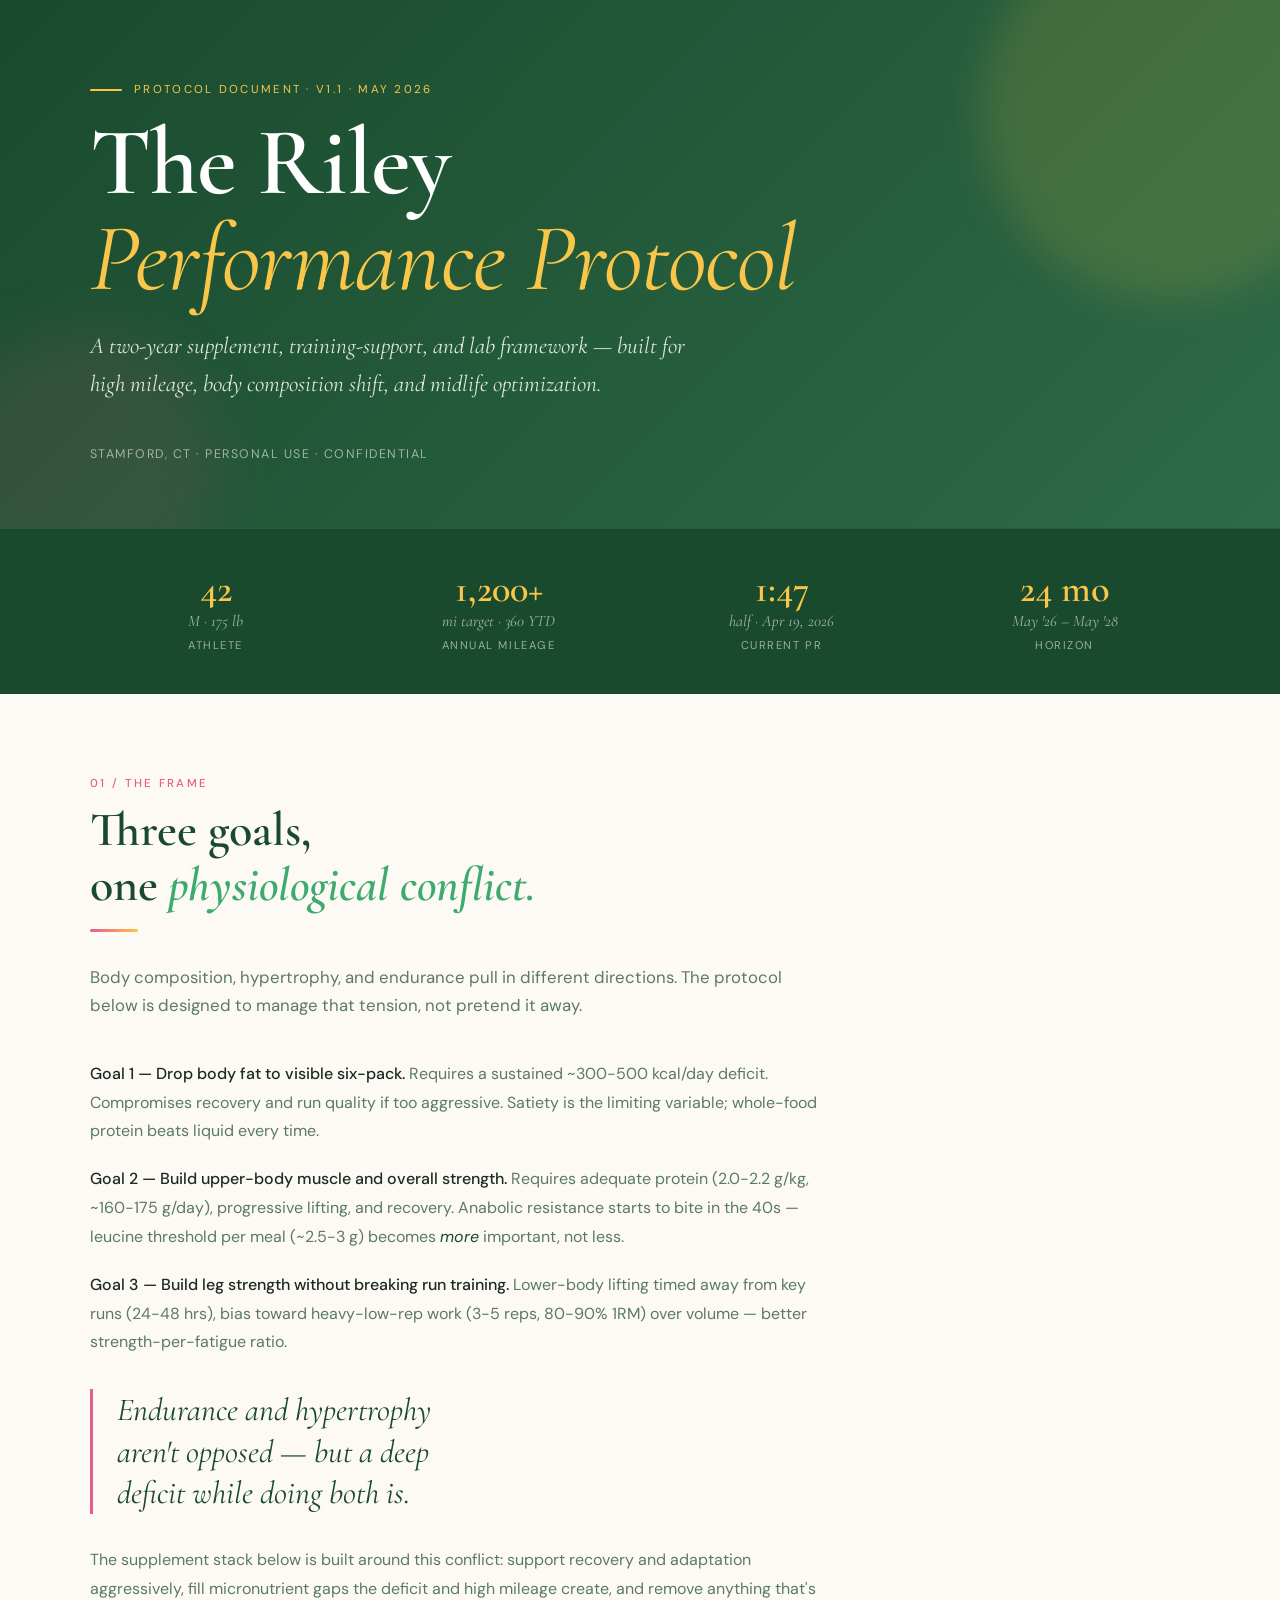
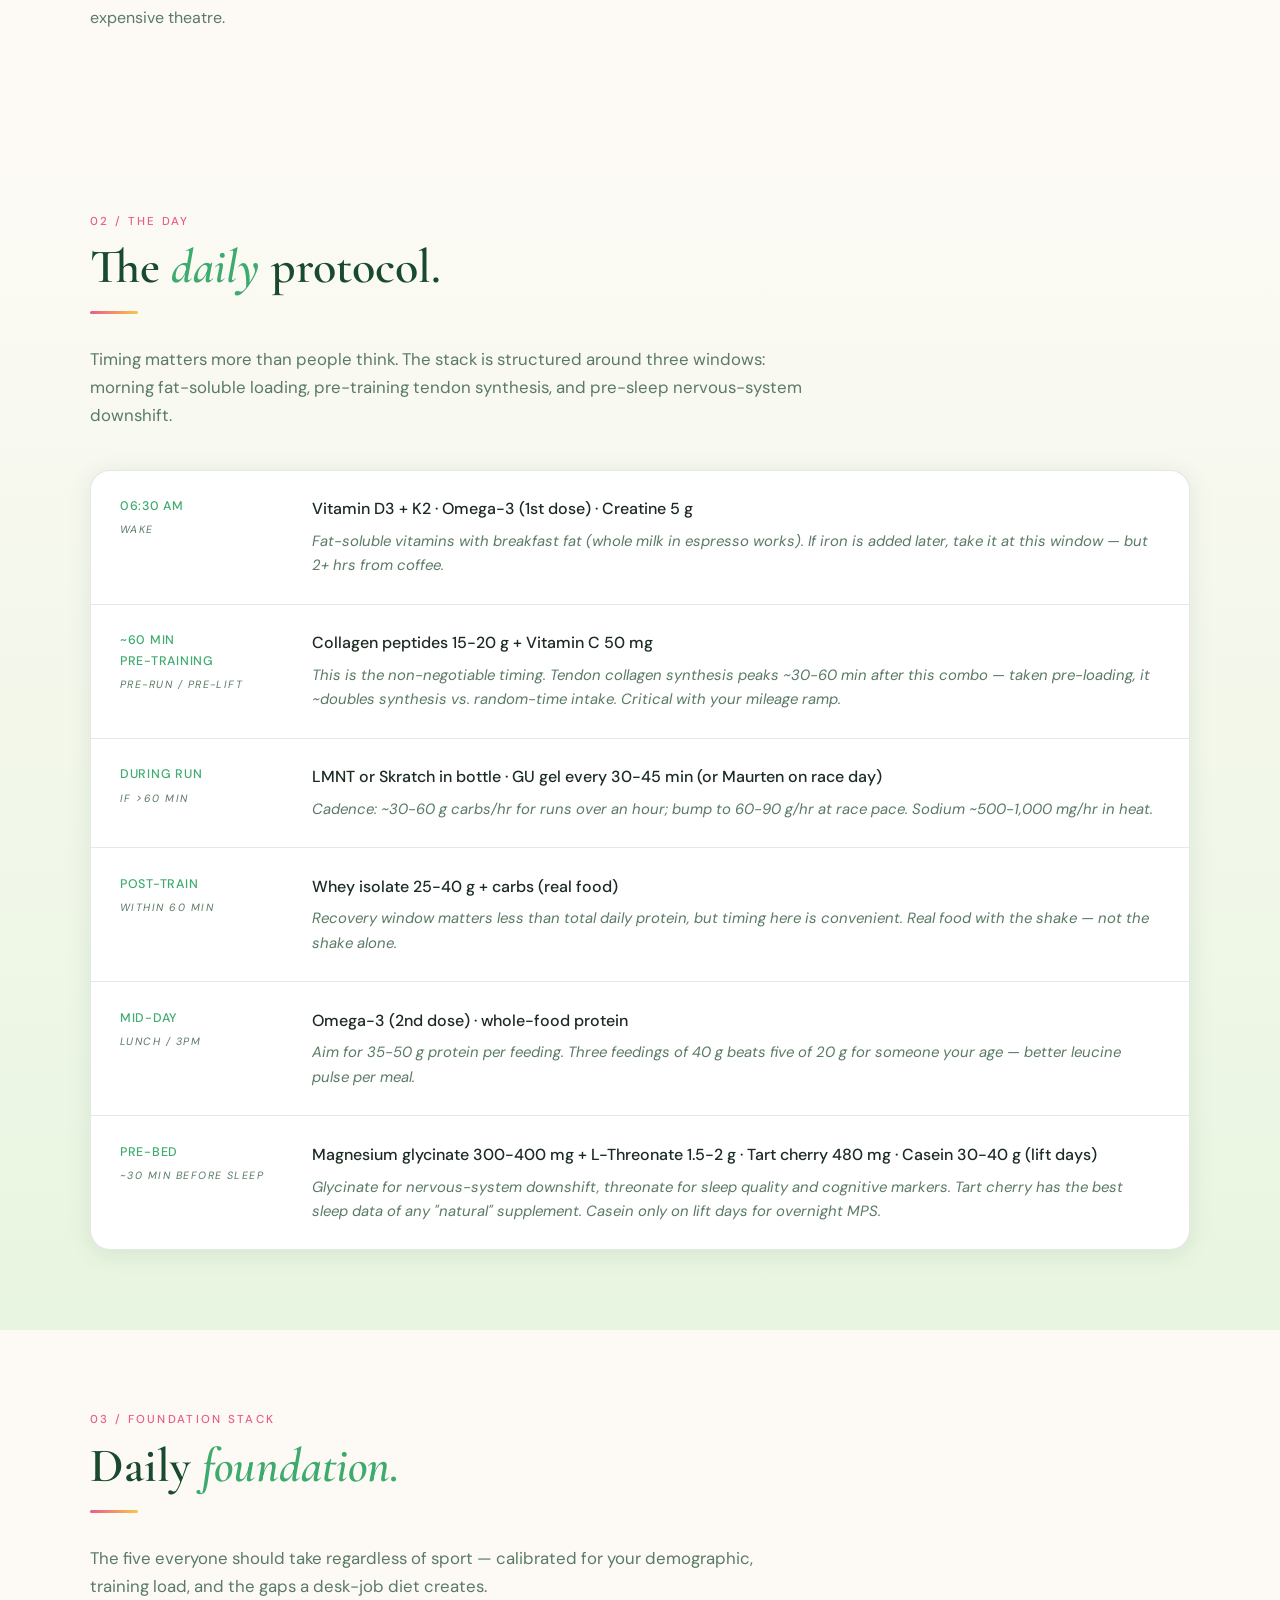
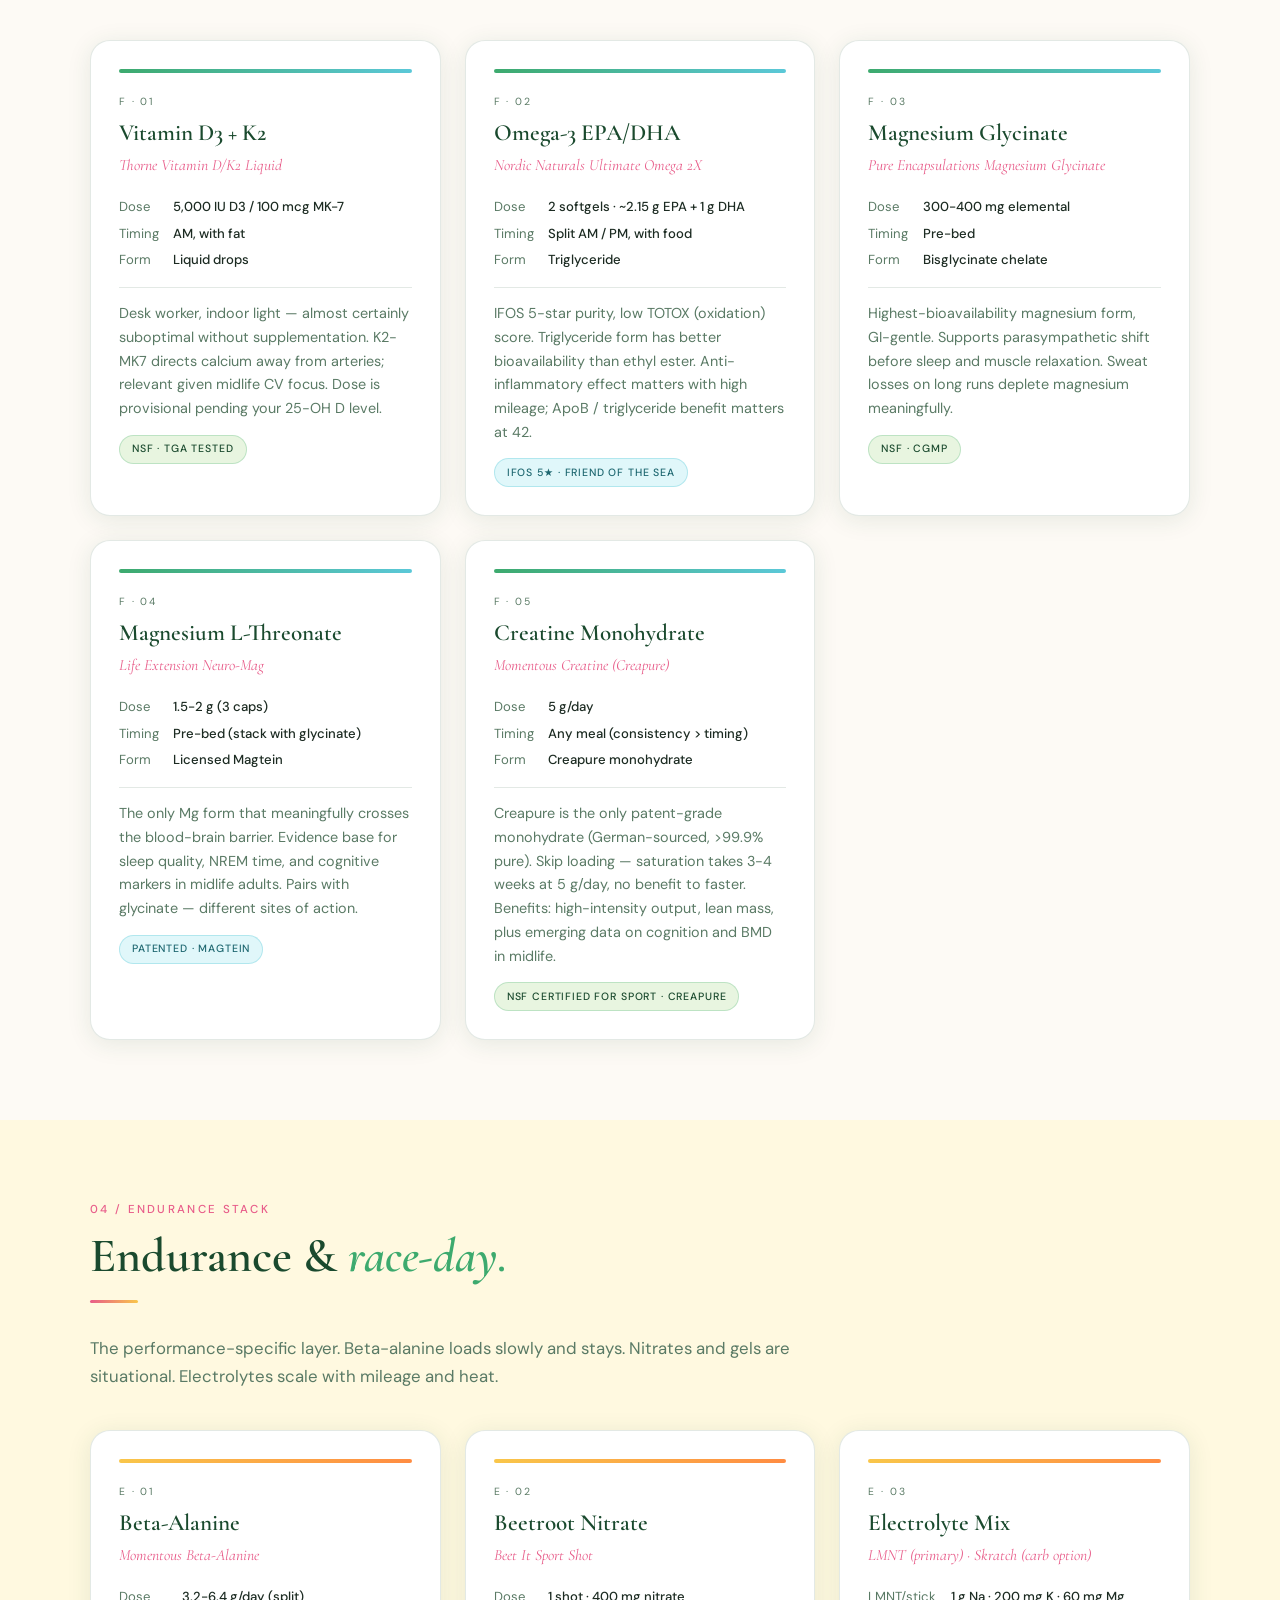
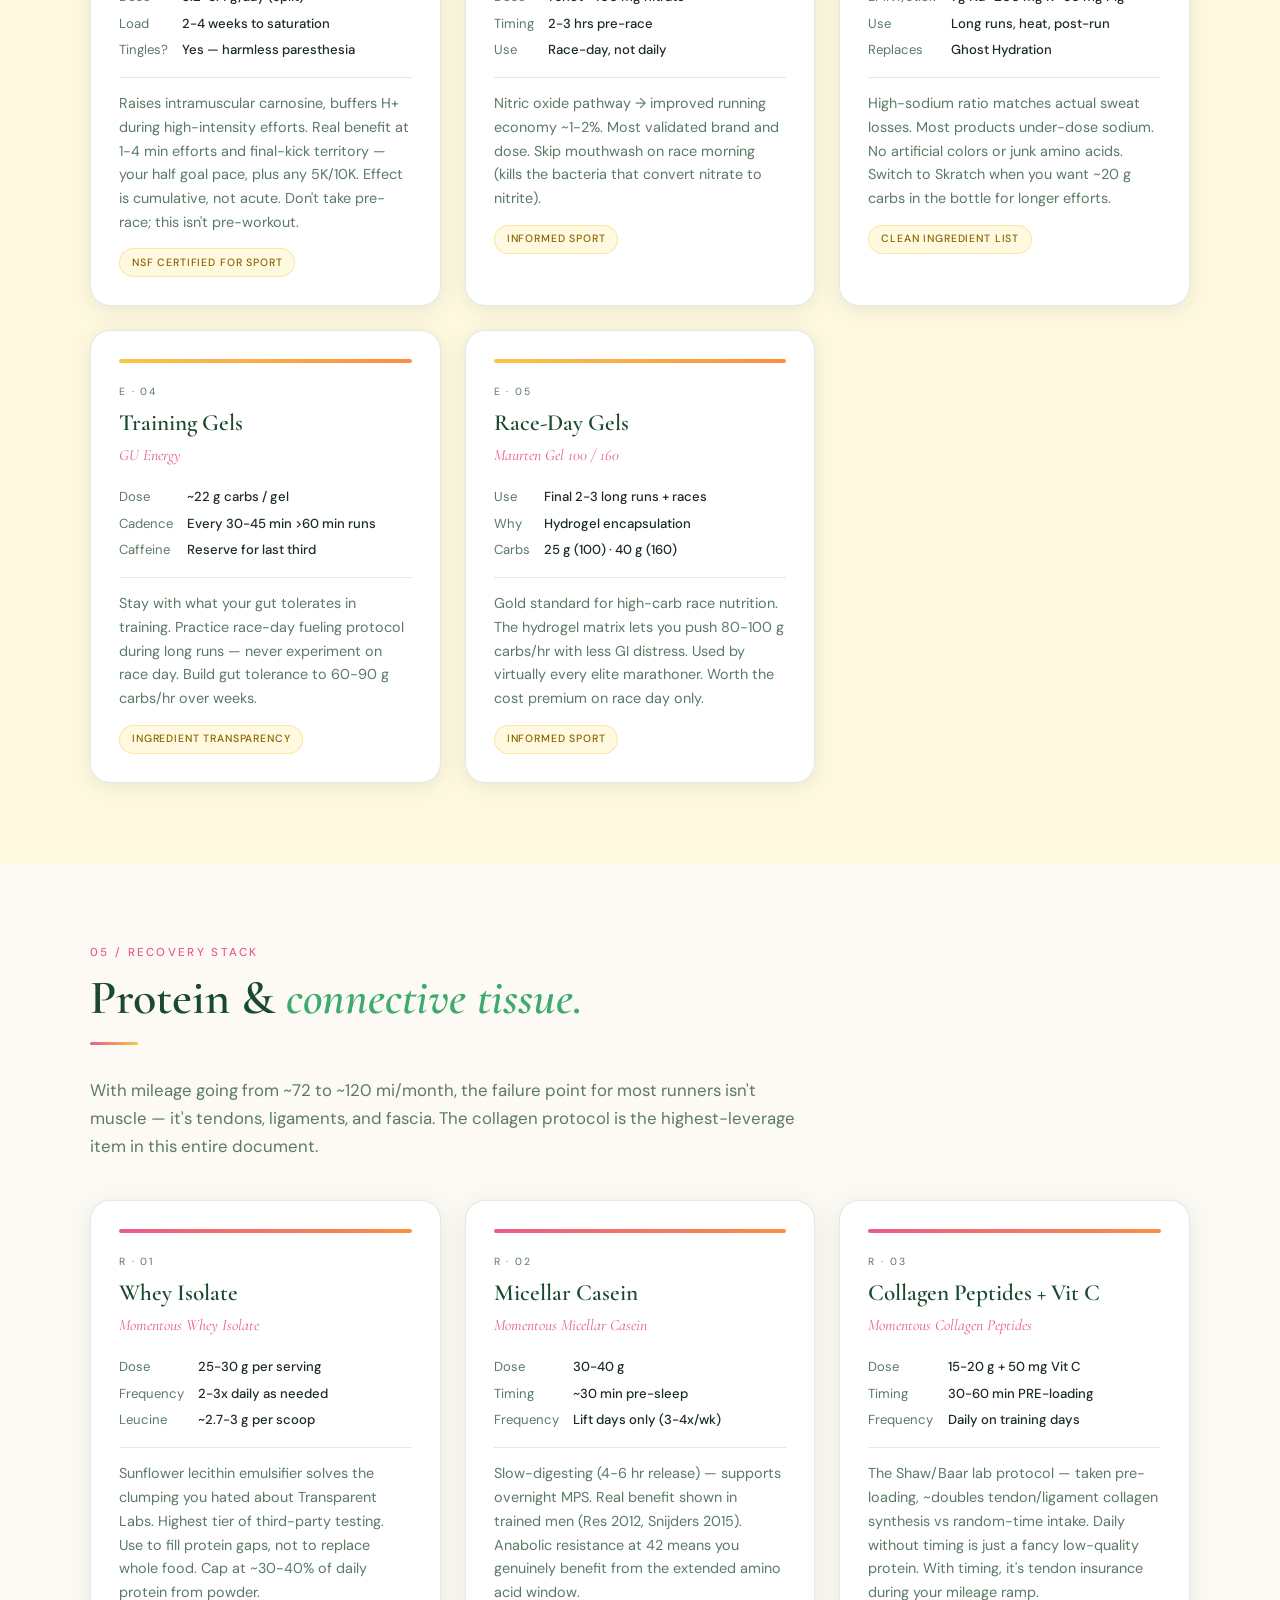
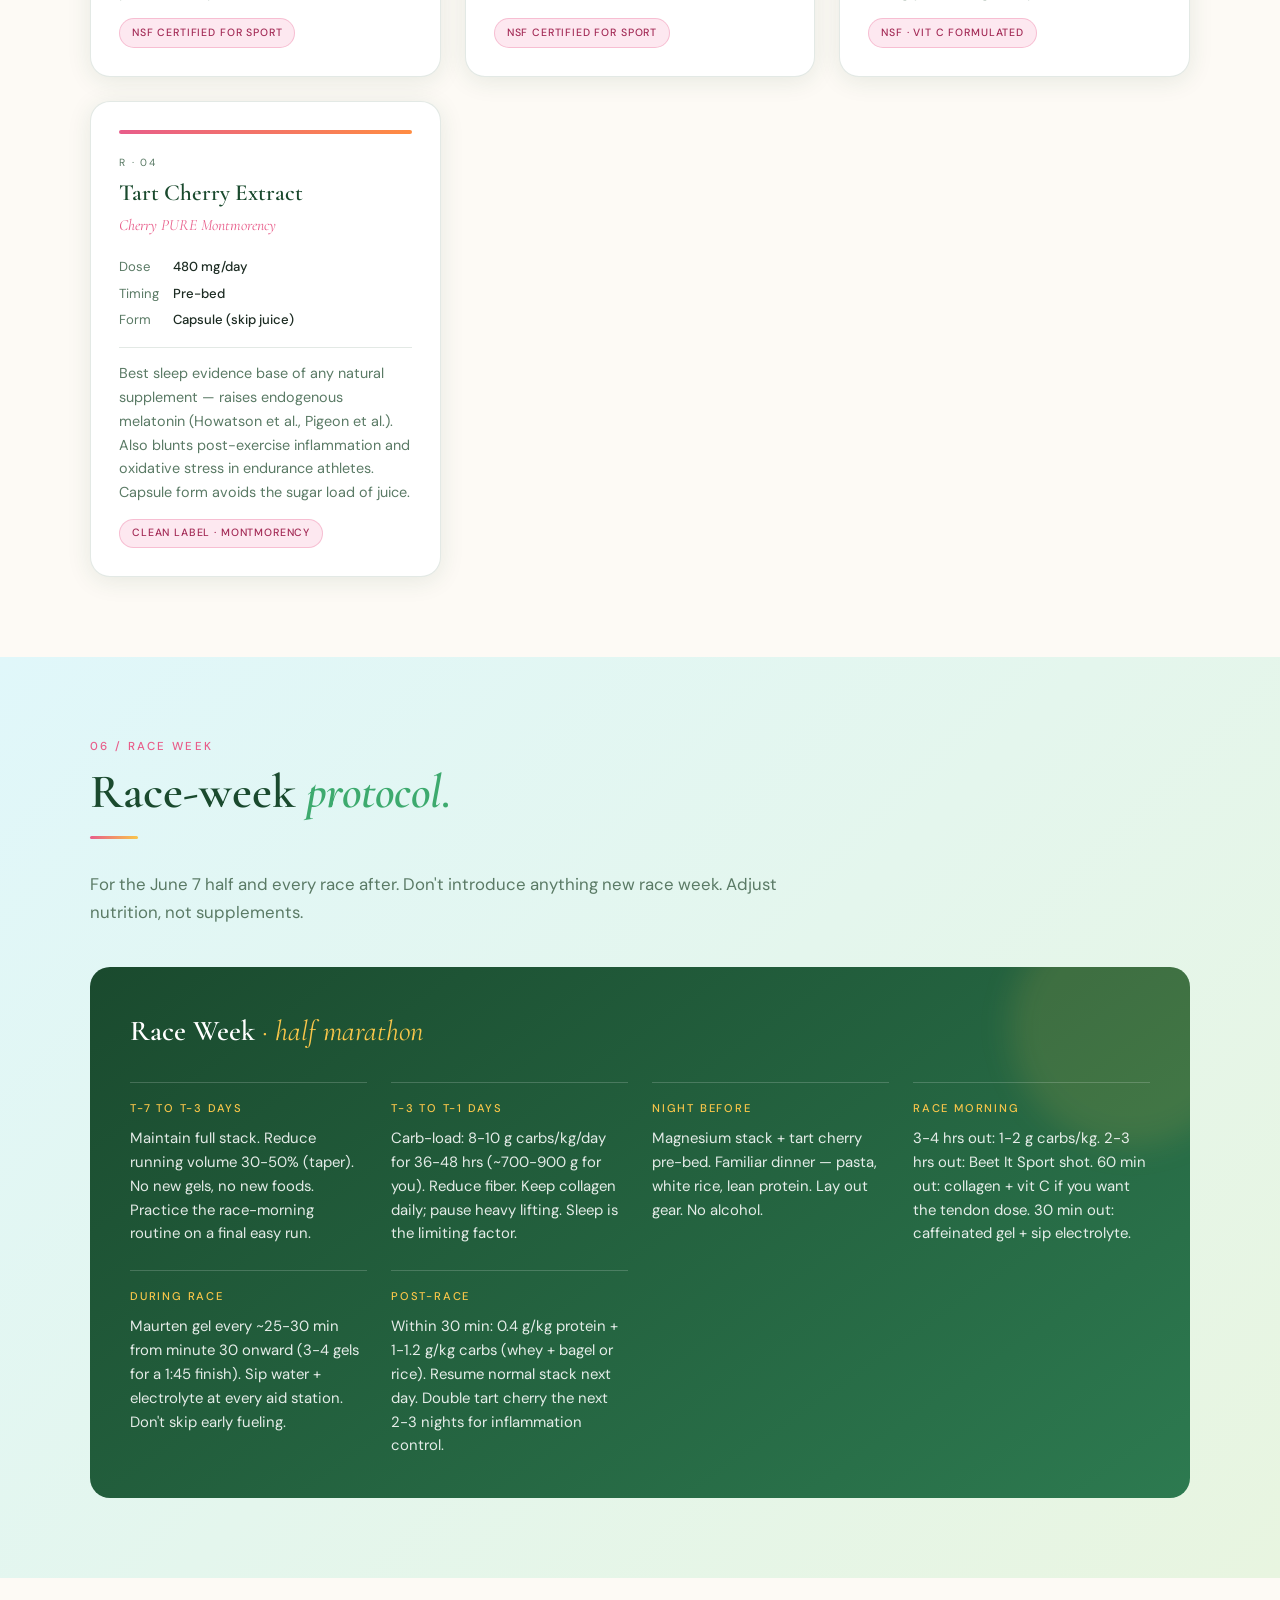
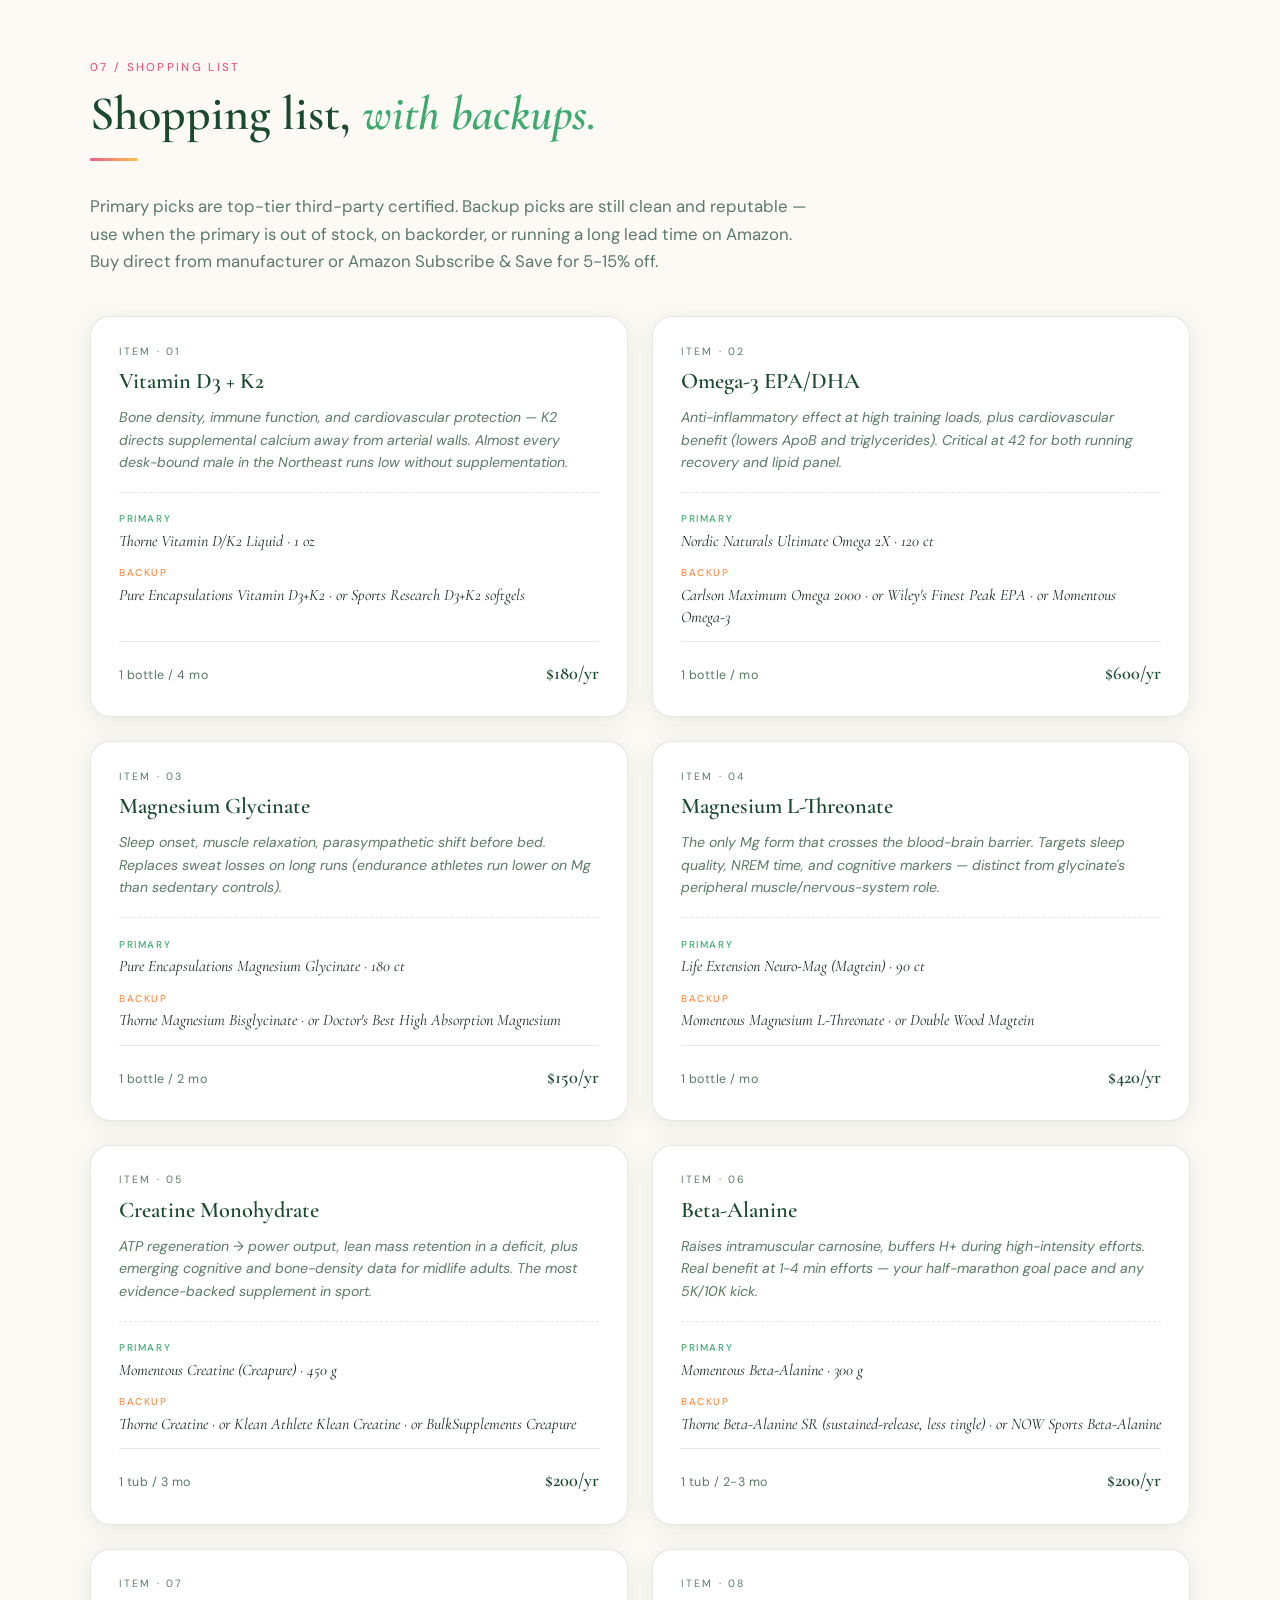
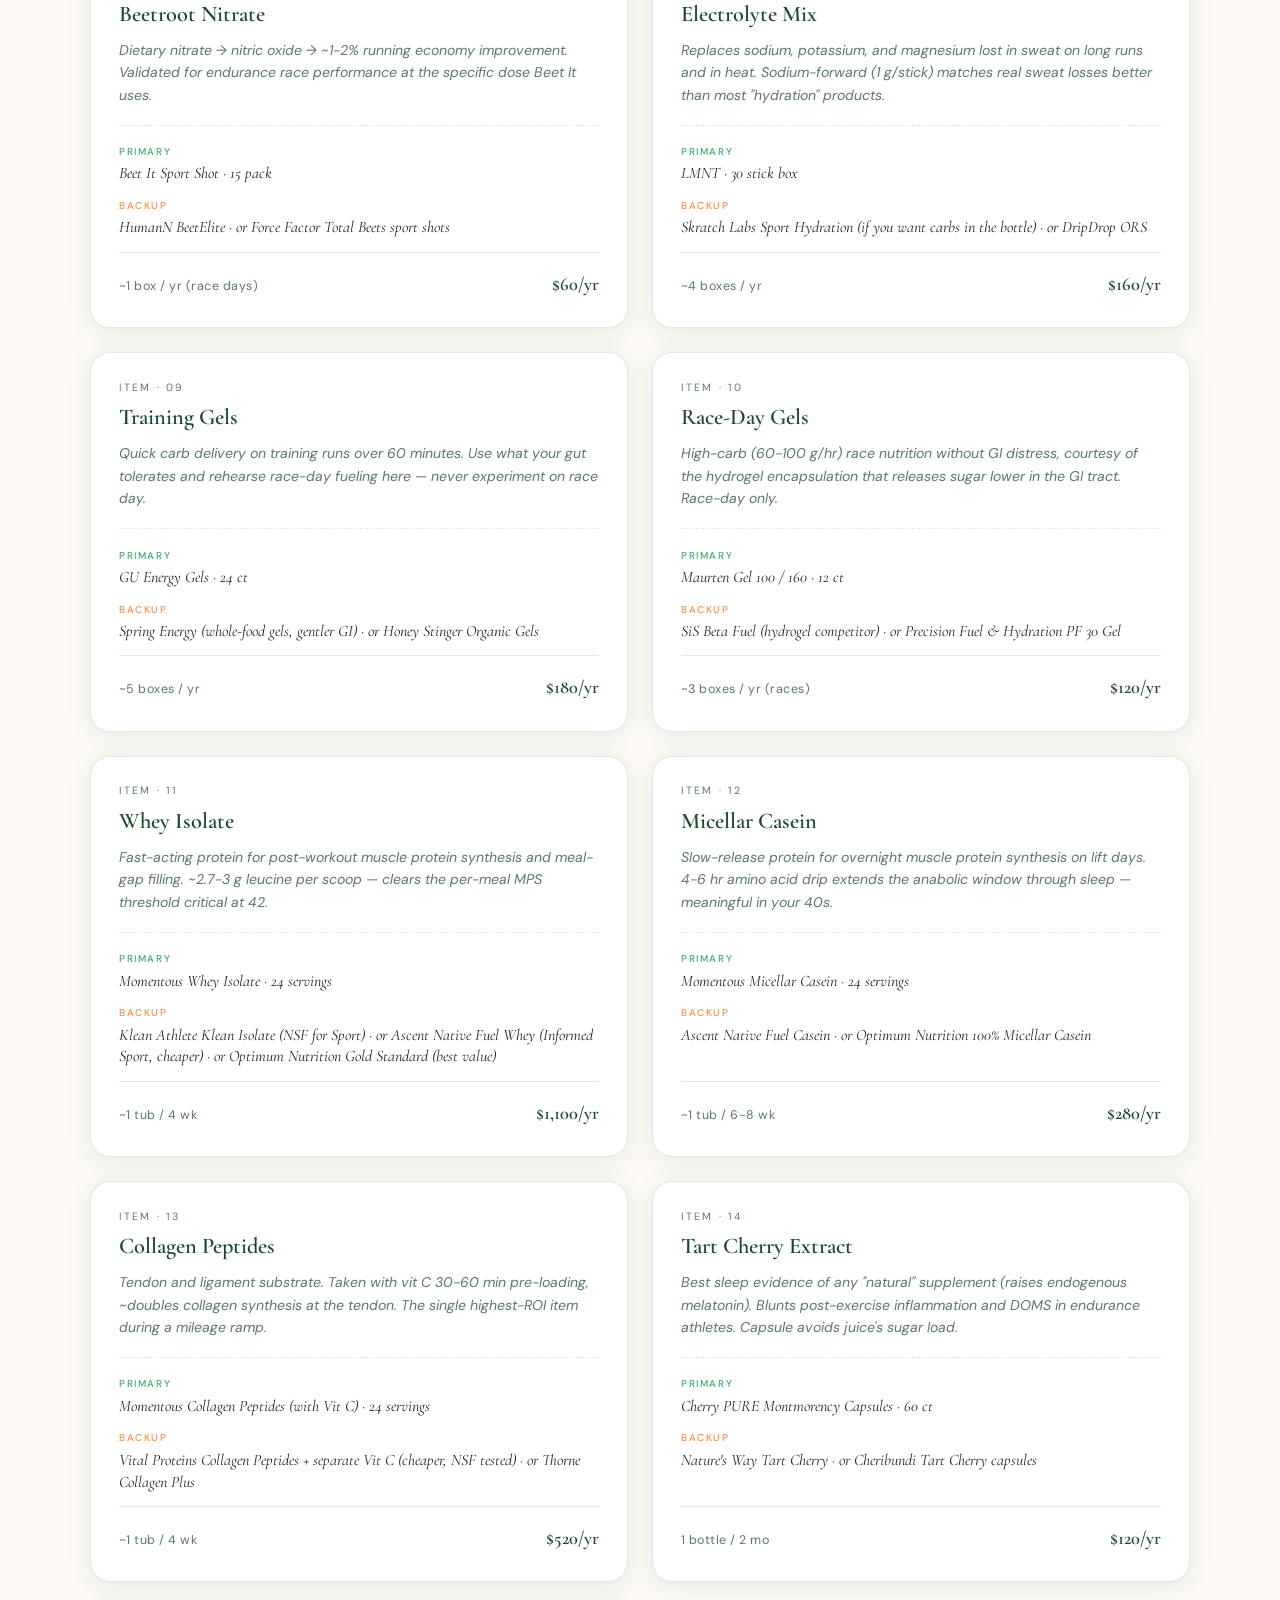
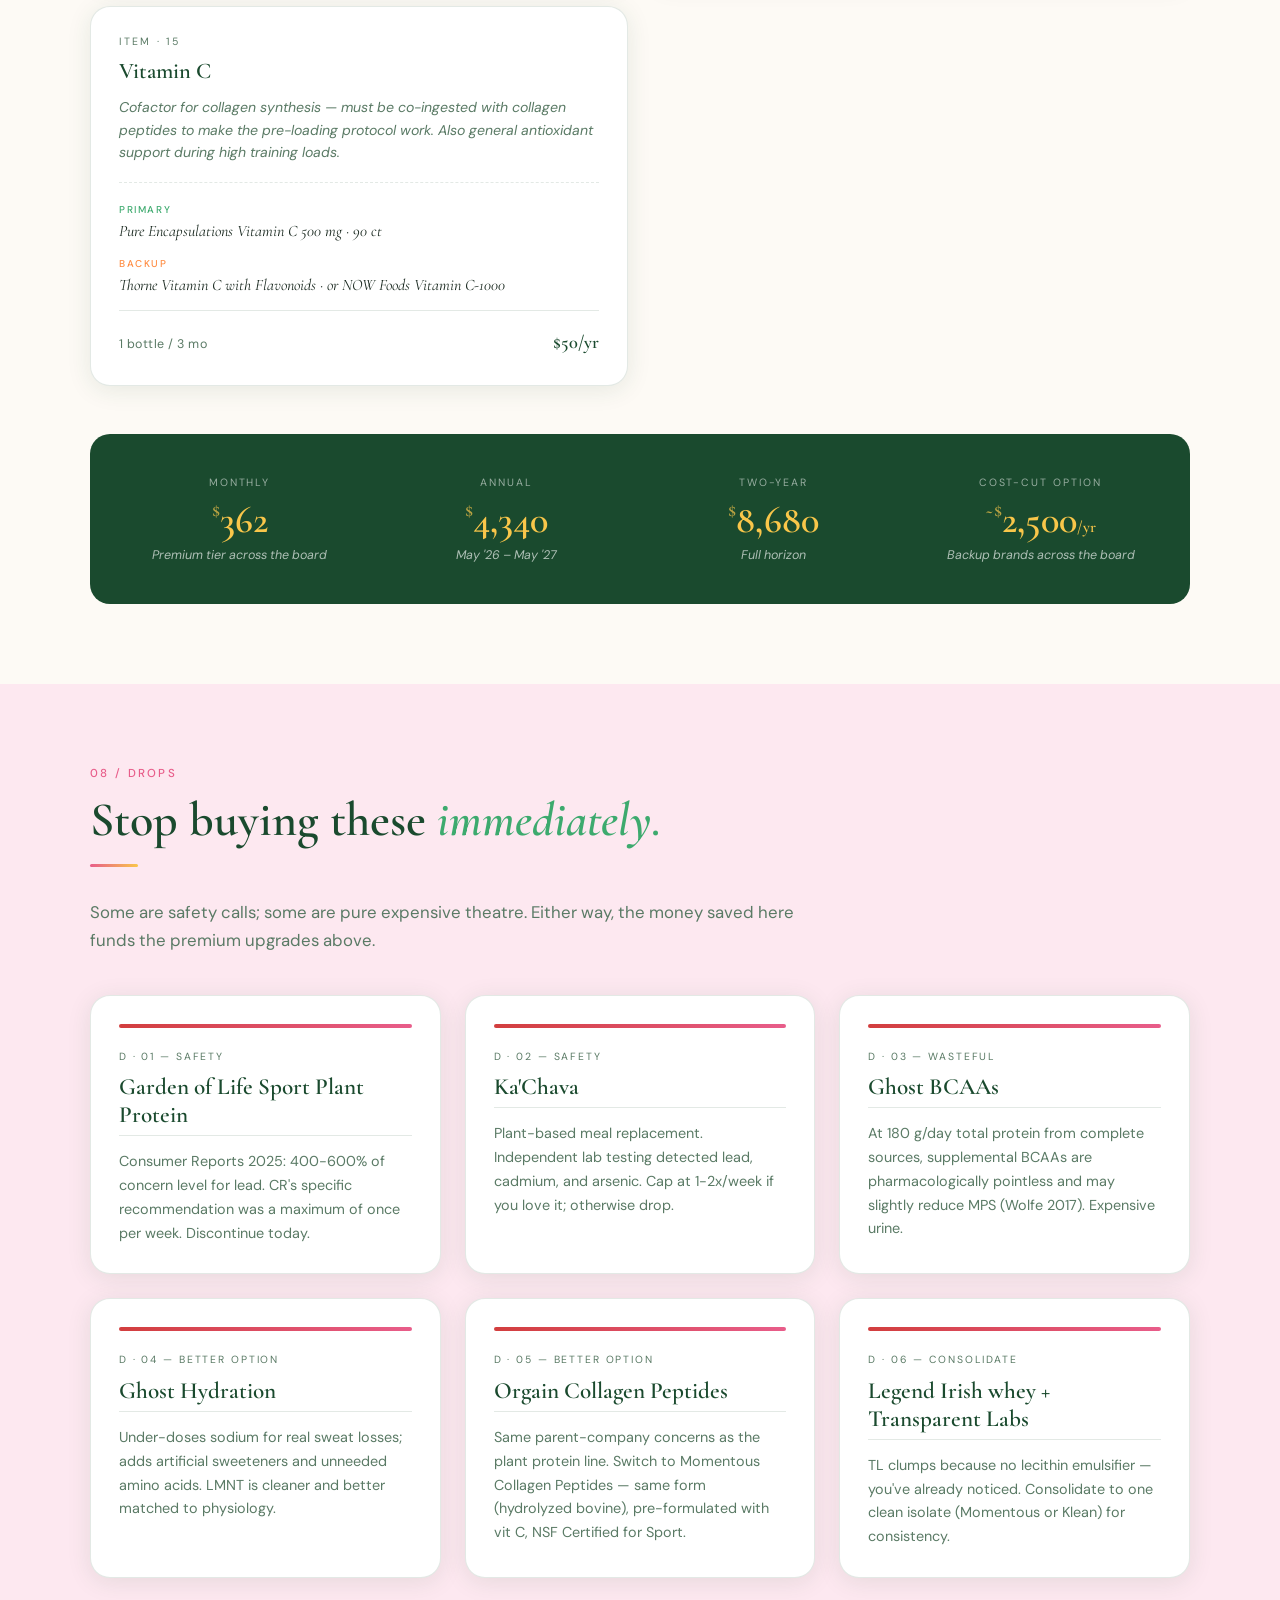
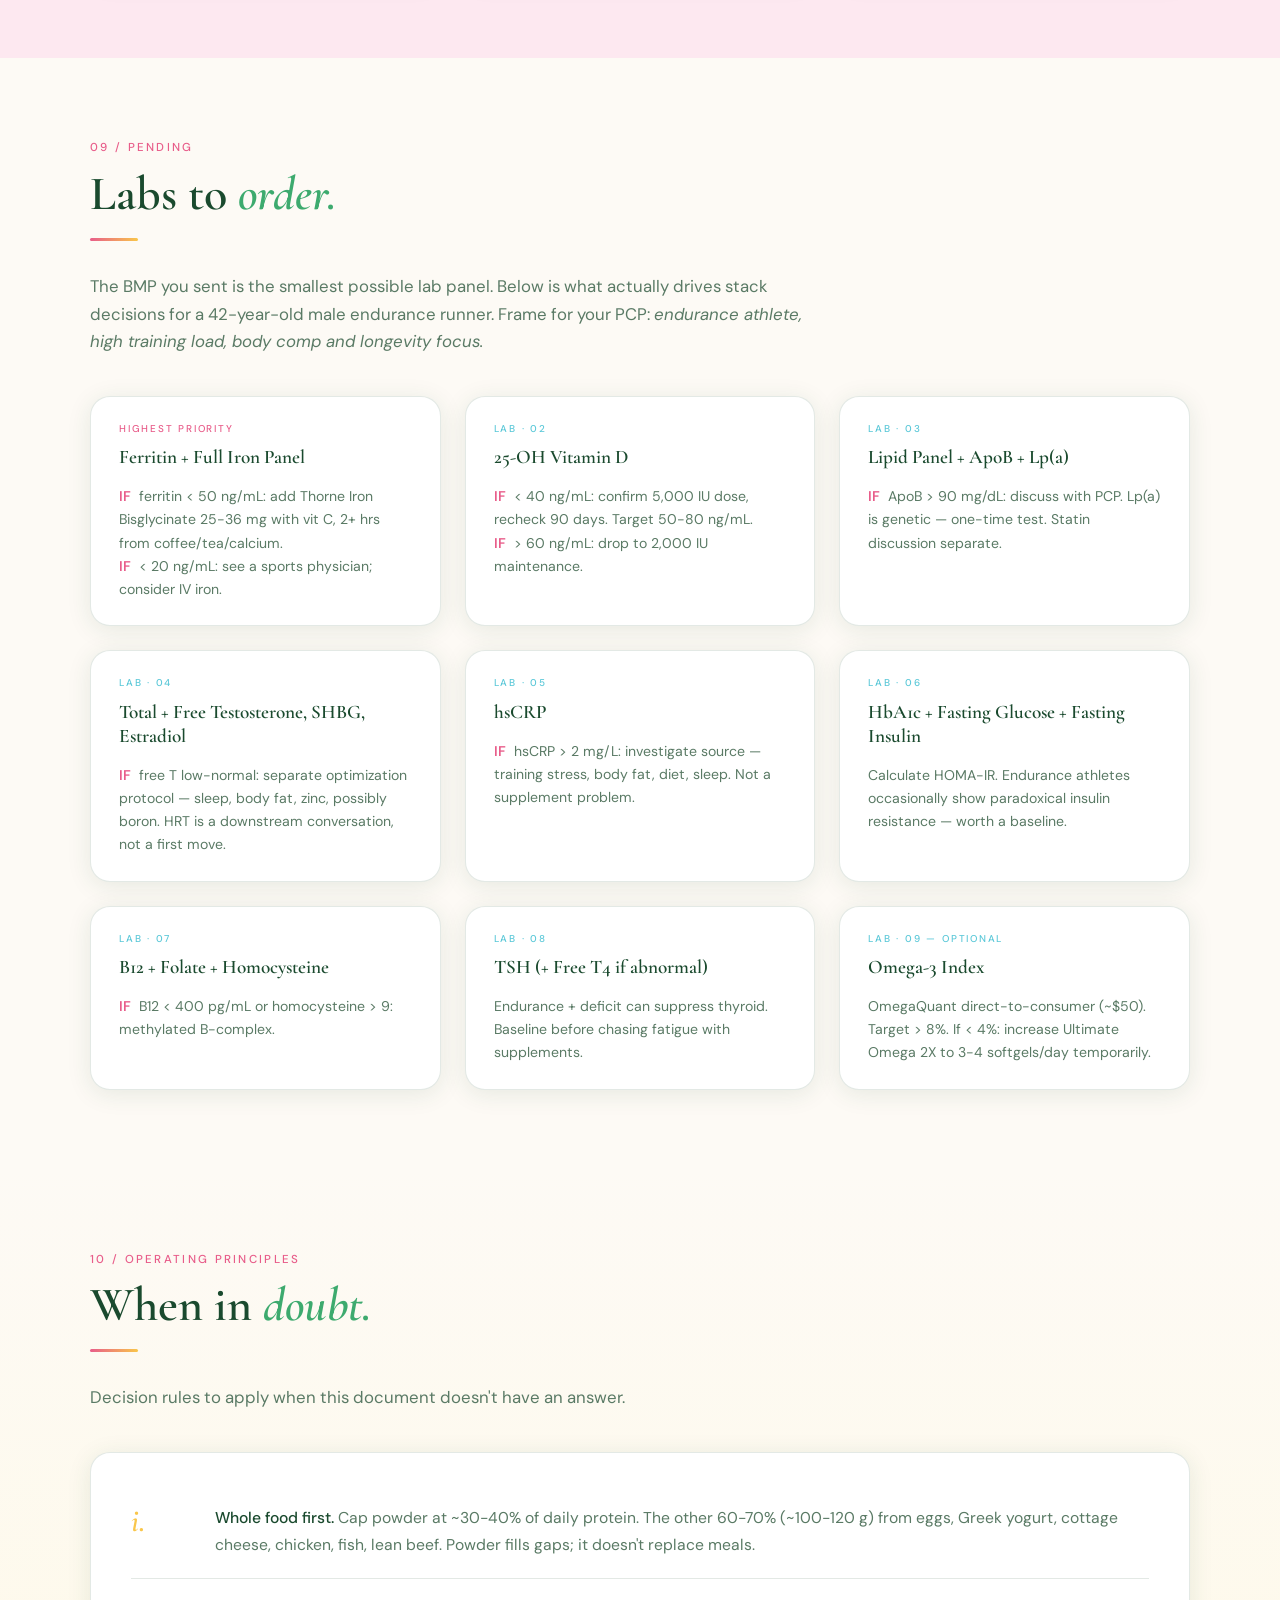
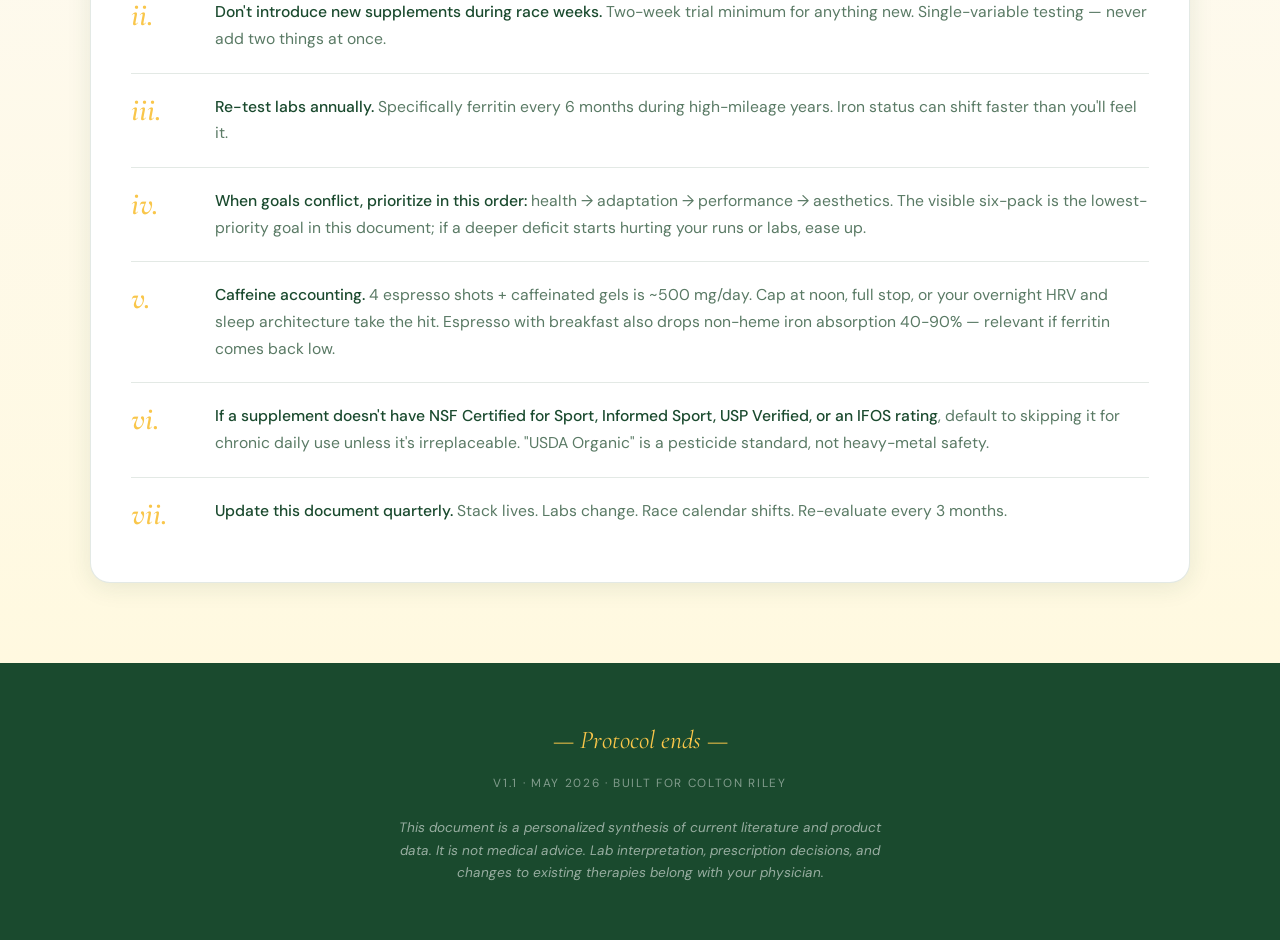
<file: riley-performance-protocol-2026.html>
<!DOCTYPE html>
<html lang="en">
<head>
  <!-- Google tag (gtag.js) -->
  <script async src="https://www.googletagmanager.com/gtag/js?id=G-JCH71CJMRZ"></script>
  <script>
    window.dataLayer = window.dataLayer || [];
    function gtag(){dataLayer.push(arguments);}
    gtag('js', new Date());
    gtag('config', 'G-JCH71CJMRZ');
  </script>
<meta charset="UTF-8">
<meta name="viewport" content="width=device-width, initial-scale=1.0">
<title>Riley Performance Protocol — 2026</title>
<link rel="preconnect" href="https://fonts.googleapis.com">
<link rel="preconnect" href="https://fonts.gstatic.com" crossorigin>
<link href="https://fonts.googleapis.com/css2?family=Cormorant+Garamond:ital,wght@0,400;0,600;0,700;1,400;1,600&family=DM+Sans:opsz,wght@9..40,300;9..40,400;9..40,500&display=swap" rel="stylesheet">
<style>
  /* ── TOKENS (matching coltonriley.com) ─────────────────── */
  :root {
    --palm:    #1a4a2e;
    --palm-lt: #2d7a50;
    --mint:    #3daa6e;
    --mint-lt: #e8f5e0;
    --pink:    #e85d8a;
    --pink-lt: #fde8f0;
    --gold:    #f9c64a;
    --gold-lt: #fff9e0;
    --aqua:    #5bc8d8;
    --aqua-lt: #e0f7fa;
    --mango:   #ff8c42;
    --cream:   #fdfaf5;
    --text:    #1c2b22;
    --muted:   #5a7a65;
    --border:  rgba(26,74,46,0.12);

    --font-serif: 'Cormorant Garamond', Georgia, serif;
    --font-sans:  'DM Sans', system-ui, sans-serif;
    --radius:     12px;
    --radius-lg:  20px;
    --shadow:     0 4px 24px rgba(26,74,46,0.10);
  }

  *, *::before, *::after { box-sizing: border-box; margin: 0; padding: 0; }
  html { scroll-behavior: smooth; }
  body {
    font-family: var(--font-sans);
    background: var(--cream);
    color: var(--text);
    line-height: 1.65;
    overflow-x: hidden;
  }

  /* ── HERO (mirrors site page-hero) ─────────────────── */
  .hero {
    background: linear-gradient(135deg, var(--palm) 0%, #2d6b47 100%);
    padding: 5rem 2.5rem 4rem;
    position: relative;
    overflow: hidden;
    color: white;
  }
  .hero::after {
    content: '';
    position: absolute;
    right: -80px;
    top: -80px;
    width: 380px;
    height: 380px;
    border-radius: 50%;
    background: rgba(249,198,74,0.14);
    filter: blur(20px);
  }
  .hero::before {
    content: '';
    position: absolute;
    left: -60px;
    bottom: -80px;
    width: 280px;
    height: 280px;
    border-radius: 50%;
    background: rgba(232,93,138,0.10);
    filter: blur(30px);
  }
  .hero-inner {
    max-width: 1100px;
    margin: 0 auto;
    position: relative;
    z-index: 1;
  }
  .hero-eyebrow {
    font-size: 0.72rem;
    letter-spacing: 0.2em;
    text-transform: uppercase;
    color: var(--gold);
    margin-bottom: 1rem;
    display: flex;
    align-items: center;
    gap: 0.75rem;
  }
  .hero-eyebrow::before {
    content: '';
    width: 32px;
    height: 2px;
    background: var(--gold);
    border-radius: 2px;
  }
  .hero h1 {
    font-family: var(--font-serif);
    font-size: clamp(3rem, 8vw, 6rem);
    font-weight: 600;
    line-height: 1.0;
    letter-spacing: -0.01em;
    color: white;
    margin-bottom: 1.25rem;
  }
  .hero h1 em {
    font-style: italic;
    color: var(--gold);
    font-weight: 400;
  }
  .hero-tagline {
    font-family: var(--font-serif);
    font-size: clamp(1.1rem, 2vw, 1.45rem);
    font-style: italic;
    font-weight: 400;
    color: rgba(255,255,255,0.85);
    max-width: 38rem;
    margin-bottom: 2.5rem;
  }
  .hero-meta {
    font-size: 0.78rem;
    letter-spacing: 0.12em;
    text-transform: uppercase;
    color: rgba(255,255,255,0.55);
  }

  /* ── ATHLETE STAT STRIP (mirrors site stat-strip) ─────── */
  .stat-strip {
    background: var(--palm);
    padding: 2.5rem 2.5rem;
    border-top: 1px solid rgba(255,255,255,0.08);
  }
  .stat-grid {
    max-width: 1100px;
    margin: 0 auto;
    display: grid;
    grid-template-columns: repeat(auto-fit, minmax(180px, 1fr));
    gap: 2rem;
    text-align: center;
  }
  .stat-value {
    font-family: var(--font-serif);
    font-size: 2.4rem;
    font-weight: 600;
    color: var(--gold);
    line-height: 1.05;
    margin-bottom: 0.4rem;
  }
  .stat-value .sub { font-size: 1rem; color: rgba(255,255,255,0.6); display: block; margin-top: 0.2rem; font-style: italic; font-weight: 400; }
  .stat-label {
    font-size: 0.7rem;
    letter-spacing: 0.14em;
    text-transform: uppercase;
    color: rgba(255,255,255,0.55);
  }

  /* ── SECTIONS ─────────────────────────────────────────── */
  section { padding: 5rem 2.5rem; }
  .section-inner { max-width: 1100px; margin: 0 auto; }
  .section-label {
    font-size: 0.72rem;
    font-weight: 500;
    letter-spacing: 0.2em;
    text-transform: uppercase;
    color: var(--pink);
    margin-bottom: 0.6rem;
  }
  .section-title {
    font-family: var(--font-serif);
    font-size: clamp(2rem, 4vw, 3rem);
    font-weight: 600;
    color: var(--palm);
    margin-bottom: 1rem;
    line-height: 1.15;
  }
  .section-title em { font-style: italic; color: var(--mint); }
  .divider {
    width: 48px;
    height: 3px;
    border-radius: 3px;
    background: linear-gradient(90deg, var(--pink), var(--gold));
    margin-bottom: 2rem;
  }
  .section-lede {
    max-width: 60ch;
    font-size: 1.05rem;
    color: var(--muted);
    margin-bottom: 2.5rem;
  }

  /* ── PROSE ───────────────────────────────────────────── */
  .prose p {
    color: var(--muted);
    margin-bottom: 1.2rem;
    font-size: 1rem;
    line-height: 1.8;
    max-width: 68ch;
  }
  .prose p strong { color: var(--text); font-weight: 500; }
  .prose p em { color: var(--palm); font-style: italic; }

  .pullquote {
    font-family: var(--font-serif);
    font-style: italic;
    font-size: clamp(1.4rem, 2.5vw, 2rem);
    line-height: 1.3;
    color: var(--palm);
    border-left: 3px solid var(--pink);
    padding-left: 1.5rem;
    margin: 2rem 0;
    max-width: 28ch;
    font-weight: 400;
  }

  /* ── DAILY TIMELINE ─────────────────────────────────── */
  .timeline {
    border-radius: var(--radius-lg);
    overflow: hidden;
    background: white;
    border: 1px solid var(--border);
    box-shadow: var(--shadow);
  }
  .time-row {
    display: grid;
    grid-template-columns: 160px 1fr;
    gap: 2rem;
    padding: 1.6rem 1.8rem;
    border-bottom: 1px solid var(--border);
    align-items: start;
  }
  .time-row:last-child { border-bottom: none; }
  .time-tag {
    font-size: 0.78rem;
    font-weight: 500;
    letter-spacing: 0.06em;
    color: var(--mint);
    text-transform: uppercase;
  }
  .time-tag .when {
    display: block;
    color: var(--muted);
    font-size: 0.66rem;
    margin-top: 0.3rem;
    letter-spacing: 0.14em;
    font-style: italic;
    font-weight: 400;
  }
  .time-item {
    font-weight: 500;
    color: var(--text);
    margin-bottom: 0.4rem;
  }
  .time-note {
    color: var(--muted);
    font-size: 0.93rem;
    font-style: italic;
    line-height: 1.65;
  }
  @media (max-width: 700px) {
    .time-row { grid-template-columns: 1fr; gap: 0.5rem; }
  }

  /* ── STACK CARDS (mirrors site work-card) ────────────── */
  .stack-grid {
    display: grid;
    grid-template-columns: repeat(auto-fill, minmax(320px, 1fr));
    gap: 1.5rem;
  }
  .card {
    background: white;
    border-radius: var(--radius-lg);
    border: 1px solid var(--border);
    padding: 1.75rem;
    box-shadow: var(--shadow);
    transition: transform 0.22s, box-shadow 0.22s;
  }
  .card:hover {
    transform: translateY(-4px);
    box-shadow: 0 12px 36px rgba(26,74,46,0.14);
  }
  .card-accent-bar {
    height: 4px;
    border-radius: 4px;
    margin-bottom: 1.25rem;
  }
  .bar-foundation { background: linear-gradient(90deg, var(--mint), var(--aqua)); }
  .bar-endurance  { background: linear-gradient(90deg, var(--gold), var(--mango)); }
  .bar-recovery   { background: linear-gradient(90deg, var(--pink), var(--mango)); }
  .bar-drop       { background: linear-gradient(90deg, #d23e3e, var(--pink)); }
  .bar-lab        { background: linear-gradient(90deg, var(--aqua), var(--mint)); }

  .stack-num {
    font-size: 0.65rem;
    letter-spacing: 0.18em;
    text-transform: uppercase;
    color: var(--muted);
    margin-bottom: 0.6rem;
  }
  .stack-name {
    font-family: var(--font-serif);
    font-size: 1.45rem;
    font-weight: 600;
    line-height: 1.2;
    color: var(--palm);
    margin-bottom: 0.3rem;
  }
  .stack-brand {
    font-family: var(--font-serif);
    font-size: 0.98rem;
    color: var(--pink);
    font-style: italic;
    margin-bottom: 1.1rem;
  }
  .stack-meta {
    display: grid;
    grid-template-columns: auto 1fr;
    gap: 0.3rem 0.9rem;
    margin-bottom: 1rem;
    font-size: 0.82rem;
  }
  .stack-meta dt {
    color: var(--muted);
    font-weight: 400;
  }
  .stack-meta dd {
    color: var(--text);
    font-weight: 500;
  }
  .stack-rationale {
    font-size: 0.9rem;
    line-height: 1.65;
    color: var(--muted);
    padding-top: 0.9rem;
    border-top: 1px solid var(--border);
  }
  .chip {
    display: inline-block;
    font-size: 0.66rem;
    font-weight: 500;
    letter-spacing: 0.08em;
    text-transform: uppercase;
    padding: 0.3rem 0.75rem;
    border-radius: 50px;
    background: var(--mint-lt);
    color: var(--palm);
    border: 1px solid rgba(61,170,110,0.25);
    margin-top: 0.85rem;
  }
  .chip-gold { background: var(--gold-lt); color: #8a6300; border-color: rgba(249,198,74,0.4); }
  .chip-pink { background: var(--pink-lt); color: #a32b56; border-color: rgba(232,93,138,0.3); }
  .chip-aqua { background: var(--aqua-lt); color: #1e6770; border-color: rgba(91,200,216,0.35); }

  /* ── RACE BLOCK ─────────────────────────────────────── */
  .race-block {
    background: linear-gradient(145deg, var(--palm) 0%, var(--palm-lt) 100%);
    border-radius: var(--radius-lg);
    padding: 2.5rem;
    color: white;
    position: relative;
    overflow: hidden;
  }
  .race-block::before {
    content: '';
    position: absolute;
    right: -60px;
    top: -60px;
    width: 240px;
    height: 240px;
    border-radius: 50%;
    background: rgba(249,198,74,0.12);
    filter: blur(15px);
  }
  .race-block > * { position: relative; }
  .race-title {
    font-family: var(--font-serif);
    font-size: 1.8rem;
    font-weight: 600;
    margin-bottom: 1.75rem;
    color: white;
  }
  .race-title em { color: var(--gold); font-style: italic; font-weight: 400; }
  .race-timeline {
    display: grid;
    grid-template-columns: repeat(auto-fit, minmax(220px, 1fr));
    gap: 1.5rem;
  }
  .race-cell {
    border-top: 1px solid rgba(255,255,255,0.18);
    padding-top: 1rem;
  }
  .race-when {
    font-size: 0.7rem;
    letter-spacing: 0.16em;
    text-transform: uppercase;
    color: var(--gold);
    margin-bottom: 0.6rem;
    font-weight: 500;
  }
  .race-action {
    font-size: 0.93rem;
    line-height: 1.6;
    color: rgba(255,255,255,0.88);
  }

  /* ── SHOPPING CARDS ──────────────────────────────────── */
  .shop-grid {
    display: grid;
    grid-template-columns: repeat(auto-fill, minmax(360px, 1fr));
    gap: 1.5rem;
  }
  .shop-card {
    background: white;
    border-radius: var(--radius-lg);
    border: 1px solid var(--border);
    padding: 1.6rem 1.75rem 1.75rem;
    box-shadow: var(--shadow);
    transition: transform 0.22s, box-shadow 0.22s;
    display: flex;
    flex-direction: column;
  }
  .shop-card:hover { transform: translateY(-3px); box-shadow: 0 12px 32px rgba(26,74,46,0.12); }
  .shop-num {
    font-size: 0.66rem;
    letter-spacing: 0.2em;
    text-transform: uppercase;
    color: var(--muted);
    margin-bottom: 0.5rem;
  }
  .shop-name {
    font-family: var(--font-serif);
    font-size: 1.4rem;
    font-weight: 600;
    color: var(--palm);
    line-height: 1.2;
    margin-bottom: 0.7rem;
  }
  .shop-purpose {
    font-size: 0.88rem;
    color: var(--muted);
    font-style: italic;
    line-height: 1.6;
    margin-bottom: 1.15rem;
    padding-bottom: 1.15rem;
    border-bottom: 1px dashed var(--border);
  }
  .shop-tier {
    margin-bottom: 0.8rem;
  }
  .tier-label {
    font-size: 0.62rem;
    letter-spacing: 0.16em;
    text-transform: uppercase;
    color: var(--mint);
    font-weight: 500;
    margin-bottom: 0.2rem;
  }
  .tier-label.backup { color: var(--mango); }
  .tier-brand {
    font-family: var(--font-serif);
    font-size: 1rem;
    color: var(--text);
    font-style: italic;
    line-height: 1.35;
  }
  .shop-foot {
    margin-top: auto;
    padding-top: 1rem;
    border-top: 1px solid var(--border);
    display: flex;
    justify-content: space-between;
    align-items: baseline;
    font-size: 0.78rem;
  }
  .shop-cadence { color: var(--muted); letter-spacing: 0.04em; }
  .shop-cost {
    font-family: var(--font-serif);
    font-size: 1.15rem;
    font-weight: 600;
    color: var(--palm);
  }

  /* ── COST SUMMARY STRIP ─────────────────────────────── */
  .cost-strip {
    background: var(--palm);
    border-radius: var(--radius-lg);
    padding: 2.5rem 2rem;
    margin-top: 3rem;
    color: white;
  }
  .cost-grid {
    display: grid;
    grid-template-columns: repeat(auto-fit, minmax(180px, 1fr));
    gap: 2rem;
    text-align: center;
  }
  .cost-block { padding: 0 0.5rem; }
  .cost-block .label {
    font-size: 0.66rem;
    letter-spacing: 0.18em;
    text-transform: uppercase;
    color: rgba(255,255,255,0.55);
    margin-bottom: 0.6rem;
  }
  .cost-block .amount {
    font-family: var(--font-serif);
    font-size: 2.4rem;
    font-weight: 600;
    color: var(--gold);
    line-height: 1;
    margin-bottom: 0.4rem;
  }
  .cost-block .amount .sym { font-size: 1.2rem; vertical-align: top; opacity: 0.7; }
  .cost-block .note {
    font-size: 0.78rem;
    color: rgba(255,255,255,0.65);
    font-style: italic;
    line-height: 1.5;
  }

  /* ── LAB DECISION CARDS ─────────────────────────────── */
  .lab-grid {
    display: grid;
    grid-template-columns: repeat(auto-fill, minmax(340px, 1fr));
    gap: 1.5rem;
  }
  .lab-card {
    background: white;
    border-radius: var(--radius-lg);
    border: 1px solid var(--border);
    padding: 1.5rem 1.75rem;
    box-shadow: var(--shadow);
  }
  .lab-priority {
    font-size: 0.62rem;
    letter-spacing: 0.18em;
    text-transform: uppercase;
    color: var(--aqua);
    margin-bottom: 0.5rem;
    font-weight: 500;
  }
  .lab-priority.high { color: var(--pink); }
  .lab-name {
    font-family: var(--font-serif);
    font-size: 1.2rem;
    font-weight: 600;
    color: var(--palm);
    margin-bottom: 1rem;
    line-height: 1.25;
  }
  .lab-rule {
    font-size: 0.88rem;
    line-height: 1.65;
    color: var(--muted);
  }
  .lab-rule .if {
    color: var(--pink);
    font-weight: 600;
    font-style: normal;
    margin-right: 0.25rem;
  }

  /* ── PRINCIPLES ─────────────────────────────────────── */
  .principles {
    background: white;
    border-radius: var(--radius-lg);
    border: 1px solid var(--border);
    box-shadow: var(--shadow);
    padding: 2rem 2.5rem;
  }
  .principle-item {
    display: grid;
    grid-template-columns: 60px 1fr;
    gap: 1.5rem;
    padding: 1.25rem 0;
    border-bottom: 1px solid var(--border);
    align-items: start;
  }
  .principle-item:last-child { border-bottom: none; }
  .principle-num {
    font-family: var(--font-serif);
    font-size: 2rem;
    font-weight: 600;
    color: var(--gold);
    line-height: 1;
    font-style: italic;
  }
  .principle-text {
    font-size: 0.98rem;
    line-height: 1.7;
    color: var(--muted);
  }
  .principle-text strong { color: var(--palm); font-weight: 500; }

  /* ── FOOTER ─────────────────────────────────────────── */
  footer {
    background: var(--palm);
    color: rgba(255,255,255,0.65);
    padding: 3.5rem 2.5rem;
    text-align: center;
  }
  .footer-mark {
    font-family: var(--font-serif);
    font-size: 1.6rem;
    font-style: italic;
    color: var(--gold);
    margin-bottom: 0.8rem;
  }
  footer .meta {
    font-size: 0.74rem;
    letter-spacing: 0.14em;
    text-transform: uppercase;
    color: rgba(255,255,255,0.45);
    margin-bottom: 1.5rem;
  }
  .disclaimer {
    font-style: italic;
    font-size: 0.85rem;
    color: rgba(255,255,255,0.55);
    max-width: 56ch;
    margin: 0 auto;
    line-height: 1.65;
  }

  /* ── RESPONSIVE ─────────────────────────────────────── */
  @media (max-width: 700px) {
    section { padding: 3.5rem 1.25rem; }
    .hero { padding: 3.5rem 1.25rem 3rem; }
    .stat-strip { padding: 2rem 1.25rem; }
    .race-block { padding: 1.75rem 1.5rem; }
    .principles { padding: 1.5rem 1.5rem; }
  }

  /* ── PRINT ──────────────────────────────────────────── */
  @media print {
    .hero, .stat-strip, .cost-strip, .race-block, footer {
      -webkit-print-color-adjust: exact;
      print-color-adjust: exact;
    }
    section { page-break-inside: avoid; }
    .card, .shop-card, .lab-card { break-inside: avoid; }
  }
</style>
</head>
<body>

<!-- ── HERO ─────────────────────────────────────────────── -->
<section class="hero">
  <div class="hero-inner">
    <div class="hero-eyebrow">Protocol Document · v1.1 · May 2026</div>
    <h1>The Riley<br><em>Performance Protocol</em></h1>
    <p class="hero-tagline">A two-year supplement, training-support, and lab framework — built for high mileage, body composition shift, and midlife optimization.</p>
    <div class="hero-meta">Stamford, CT · Personal Use · Confidential</div>
  </div>
</section>

<!-- ── ATHLETE STAT STRIP ─────────────────────────────── -->
<div class="stat-strip">
  <div class="stat-grid">
    <div>
      <div class="stat-value">42<span class="sub">M · 175 lb</span></div>
      <div class="stat-label">Athlete</div>
    </div>
    <div>
      <div class="stat-value">1,200+<span class="sub">mi target · 360 YTD</span></div>
      <div class="stat-label">Annual Mileage</div>
    </div>
    <div>
      <div class="stat-value">1:47<span class="sub">half · Apr 19, 2026</span></div>
      <div class="stat-label">Current PR</div>
    </div>
    <div>
      <div class="stat-value">24 mo<span class="sub">May '26 – May '28</span></div>
      <div class="stat-label">Horizon</div>
    </div>
  </div>
</div>

<!-- ── FRAME ──────────────────────────────────────────── -->
<section>
  <div class="section-inner">
    <div class="section-label">01 / The Frame</div>
    <h2 class="section-title">Three goals,<br>one <em>physiological conflict.</em></h2>
    <div class="divider"></div>
    <p class="section-lede">Body composition, hypertrophy, and endurance pull in different directions. The protocol below is designed to manage that tension, not pretend it away.</p>

    <div class="prose">
      <p><strong>Goal 1 — Drop body fat to visible six-pack.</strong> Requires a sustained ~300-500 kcal/day deficit. Compromises recovery and run quality if too aggressive. Satiety is the limiting variable; whole-food protein beats liquid every time.</p>
      <p><strong>Goal 2 — Build upper-body muscle and overall strength.</strong> Requires adequate protein (2.0-2.2 g/kg, ~160-175 g/day), progressive lifting, and recovery. Anabolic resistance starts to bite in the 40s — leucine threshold per meal (~2.5-3 g) becomes <em>more</em> important, not less.</p>
      <p><strong>Goal 3 — Build leg strength without breaking run training.</strong> Lower-body lifting timed away from key runs (24-48 hrs), bias toward heavy-low-rep work (3-5 reps, 80-90% 1RM) over volume — better strength-per-fatigue ratio.</p>
      <div class="pullquote">Endurance and hypertrophy aren't opposed — but a deep deficit while doing both is.</div>
      <p>The supplement stack below is built around this conflict: support recovery and adaptation aggressively, fill micronutrient gaps the deficit and high mileage create, and remove anything that's expensive theatre.</p>
    </div>
  </div>
</section>

<!-- ── DAILY TIMELINE ─────────────────────────────────── -->
<section style="background: linear-gradient(180deg, var(--cream) 0%, var(--mint-lt) 100%);">
  <div class="section-inner">
    <div class="section-label">02 / The Day</div>
    <h2 class="section-title">The <em>daily</em> protocol.</h2>
    <div class="divider"></div>
    <p class="section-lede">Timing matters more than people think. The stack is structured around three windows: morning fat-soluble loading, pre-training tendon synthesis, and pre-sleep nervous-system downshift.</p>

    <div class="timeline">
      <div class="time-row">
        <div class="time-tag">06:30 AM<span class="when">Wake</span></div>
        <div>
          <div class="time-item">Vitamin D3 + K2 · Omega-3 (1st dose) · Creatine 5 g</div>
          <p class="time-note">Fat-soluble vitamins with breakfast fat (whole milk in espresso works). If iron is added later, take it at this window — but 2+ hrs from coffee.</p>
        </div>
      </div>
      <div class="time-row">
        <div class="time-tag">~60 min<br>pre-training<span class="when">Pre-Run / Pre-Lift</span></div>
        <div>
          <div class="time-item">Collagen peptides 15-20 g + Vitamin C 50 mg</div>
          <p class="time-note">This is the non-negotiable timing. Tendon collagen synthesis peaks ~30-60 min after this combo — taken pre-loading, it ~doubles synthesis vs. random-time intake. Critical with your mileage ramp.</p>
        </div>
      </div>
      <div class="time-row">
        <div class="time-tag">During run<span class="when">If &gt;60 min</span></div>
        <div>
          <div class="time-item">LMNT or Skratch in bottle · GU gel every 30-45 min (or Maurten on race day)</div>
          <p class="time-note">Cadence: ~30-60 g carbs/hr for runs over an hour; bump to 60-90 g/hr at race pace. Sodium ~500-1,000 mg/hr in heat.</p>
        </div>
      </div>
      <div class="time-row">
        <div class="time-tag">Post-train<span class="when">Within 60 min</span></div>
        <div>
          <div class="time-item">Whey isolate 25-40 g + carbs (real food)</div>
          <p class="time-note">Recovery window matters less than total daily protein, but timing here is convenient. Real food with the shake — not the shake alone.</p>
        </div>
      </div>
      <div class="time-row">
        <div class="time-tag">Mid-day<span class="when">Lunch / 3pm</span></div>
        <div>
          <div class="time-item">Omega-3 (2nd dose) · whole-food protein</div>
          <p class="time-note">Aim for 35-50 g protein per feeding. Three feedings of 40 g beats five of 20 g for someone your age — better leucine pulse per meal.</p>
        </div>
      </div>
      <div class="time-row">
        <div class="time-tag">Pre-bed<span class="when">~30 min before sleep</span></div>
        <div>
          <div class="time-item">Magnesium glycinate 300-400 mg + L-Threonate 1.5-2 g · Tart cherry 480 mg · Casein 30-40 g (lift days)</div>
          <p class="time-note">Glycinate for nervous-system downshift, threonate for sleep quality and cognitive markers. Tart cherry has the best sleep data of any "natural" supplement. Casein only on lift days for overnight MPS.</p>
        </div>
      </div>
    </div>
  </div>
</section>

<!-- ── FOUNDATION STACK ───────────────────────────────── -->
<section>
  <div class="section-inner">
    <div class="section-label">03 / Foundation Stack</div>
    <h2 class="section-title">Daily <em>foundation.</em></h2>
    <div class="divider"></div>
    <p class="section-lede">The five everyone should take regardless of sport — calibrated for your demographic, training load, and the gaps a desk-job diet creates.</p>

    <div class="stack-grid">

      <article class="card">
        <div class="card-accent-bar bar-foundation"></div>
        <div class="stack-num">F · 01</div>
        <h3 class="stack-name">Vitamin D3 + K2</h3>
        <div class="stack-brand">Thorne Vitamin D/K2 Liquid</div>
        <dl class="stack-meta">
          <dt>Dose</dt><dd>5,000 IU D3 / 100 mcg MK-7</dd>
          <dt>Timing</dt><dd>AM, with fat</dd>
          <dt>Form</dt><dd>Liquid drops</dd>
        </dl>
        <p class="stack-rationale">Desk worker, indoor light — almost certainly suboptimal without supplementation. K2-MK7 directs calcium away from arteries; relevant given midlife CV focus. Dose is provisional pending your 25-OH D level.</p>
        <span class="chip">NSF · TGA Tested</span>
      </article>

      <article class="card">
        <div class="card-accent-bar bar-foundation"></div>
        <div class="stack-num">F · 02</div>
        <h3 class="stack-name">Omega-3 EPA/DHA</h3>
        <div class="stack-brand">Nordic Naturals Ultimate Omega 2X</div>
        <dl class="stack-meta">
          <dt>Dose</dt><dd>2 softgels · ~2.15 g EPA + 1 g DHA</dd>
          <dt>Timing</dt><dd>Split AM / PM, with food</dd>
          <dt>Form</dt><dd>Triglyceride</dd>
        </dl>
        <p class="stack-rationale">IFOS 5-star purity, low TOTOX (oxidation) score. Triglyceride form has better bioavailability than ethyl ester. Anti-inflammatory effect matters with high mileage; ApoB / triglyceride benefit matters at 42.</p>
        <span class="chip chip-aqua">IFOS 5★ · Friend of the Sea</span>
      </article>

      <article class="card">
        <div class="card-accent-bar bar-foundation"></div>
        <div class="stack-num">F · 03</div>
        <h3 class="stack-name">Magnesium Glycinate</h3>
        <div class="stack-brand">Pure Encapsulations Magnesium Glycinate</div>
        <dl class="stack-meta">
          <dt>Dose</dt><dd>300-400 mg elemental</dd>
          <dt>Timing</dt><dd>Pre-bed</dd>
          <dt>Form</dt><dd>Bisglycinate chelate</dd>
        </dl>
        <p class="stack-rationale">Highest-bioavailability magnesium form, GI-gentle. Supports parasympathetic shift before sleep and muscle relaxation. Sweat losses on long runs deplete magnesium meaningfully.</p>
        <span class="chip">NSF · cGMP</span>
      </article>

      <article class="card">
        <div class="card-accent-bar bar-foundation"></div>
        <div class="stack-num">F · 04</div>
        <h3 class="stack-name">Magnesium L-Threonate</h3>
        <div class="stack-brand">Life Extension Neuro-Mag</div>
        <dl class="stack-meta">
          <dt>Dose</dt><dd>1.5-2 g (3 caps)</dd>
          <dt>Timing</dt><dd>Pre-bed (stack with glycinate)</dd>
          <dt>Form</dt><dd>Licensed Magtein</dd>
        </dl>
        <p class="stack-rationale">The only Mg form that meaningfully crosses the blood-brain barrier. Evidence base for sleep quality, NREM time, and cognitive markers in midlife adults. Pairs with glycinate — different sites of action.</p>
        <span class="chip chip-aqua">Patented · Magtein</span>
      </article>

      <article class="card">
        <div class="card-accent-bar bar-foundation"></div>
        <div class="stack-num">F · 05</div>
        <h3 class="stack-name">Creatine Monohydrate</h3>
        <div class="stack-brand">Momentous Creatine (Creapure)</div>
        <dl class="stack-meta">
          <dt>Dose</dt><dd>5 g/day</dd>
          <dt>Timing</dt><dd>Any meal (consistency &gt; timing)</dd>
          <dt>Form</dt><dd>Creapure monohydrate</dd>
        </dl>
        <p class="stack-rationale">Creapure is the only patent-grade monohydrate (German-sourced, &gt;99.9% pure). Skip loading — saturation takes 3-4 weeks at 5 g/day, no benefit to faster. Benefits: high-intensity output, lean mass, plus emerging data on cognition and BMD in midlife.</p>
        <span class="chip">NSF Certified for Sport · Creapure</span>
      </article>

    </div>
  </div>
</section>

<!-- ── ENDURANCE STACK ────────────────────────────────── -->
<section style="background: var(--gold-lt);">
  <div class="section-inner">
    <div class="section-label">04 / Endurance Stack</div>
    <h2 class="section-title">Endurance &amp; <em>race-day.</em></h2>
    <div class="divider"></div>
    <p class="section-lede">The performance-specific layer. Beta-alanine loads slowly and stays. Nitrates and gels are situational. Electrolytes scale with mileage and heat.</p>

    <div class="stack-grid">

      <article class="card">
        <div class="card-accent-bar bar-endurance"></div>
        <div class="stack-num">E · 01</div>
        <h3 class="stack-name">Beta-Alanine</h3>
        <div class="stack-brand">Momentous Beta-Alanine</div>
        <dl class="stack-meta">
          <dt>Dose</dt><dd>3.2-6.4 g/day (split)</dd>
          <dt>Load</dt><dd>2-4 weeks to saturation</dd>
          <dt>Tingles?</dt><dd>Yes — harmless paresthesia</dd>
        </dl>
        <p class="stack-rationale">Raises intramuscular carnosine, buffers H+ during high-intensity efforts. Real benefit at 1-4 min efforts and final-kick territory — your half goal pace, plus any 5K/10K. Effect is cumulative, not acute. Don't take pre-race; this isn't pre-workout.</p>
        <span class="chip chip-gold">NSF Certified for Sport</span>
      </article>

      <article class="card">
        <div class="card-accent-bar bar-endurance"></div>
        <div class="stack-num">E · 02</div>
        <h3 class="stack-name">Beetroot Nitrate</h3>
        <div class="stack-brand">Beet It Sport Shot</div>
        <dl class="stack-meta">
          <dt>Dose</dt><dd>1 shot · 400 mg nitrate</dd>
          <dt>Timing</dt><dd>2-3 hrs pre-race</dd>
          <dt>Use</dt><dd>Race-day, not daily</dd>
        </dl>
        <p class="stack-rationale">Nitric oxide pathway → improved running economy ~1-2%. Most validated brand and dose. Skip mouthwash on race morning (kills the bacteria that convert nitrate to nitrite).</p>
        <span class="chip chip-gold">Informed Sport</span>
      </article>

      <article class="card">
        <div class="card-accent-bar bar-endurance"></div>
        <div class="stack-num">E · 03</div>
        <h3 class="stack-name">Electrolyte Mix</h3>
        <div class="stack-brand">LMNT (primary) · Skratch (carb option)</div>
        <dl class="stack-meta">
          <dt>LMNT/stick</dt><dd>1 g Na · 200 mg K · 60 mg Mg</dd>
          <dt>Use</dt><dd>Long runs, heat, post-run</dd>
          <dt>Replaces</dt><dd>Ghost Hydration</dd>
        </dl>
        <p class="stack-rationale">High-sodium ratio matches actual sweat losses. Most products under-dose sodium. No artificial colors or junk amino acids. Switch to Skratch when you want ~20 g carbs in the bottle for longer efforts.</p>
        <span class="chip chip-gold">Clean ingredient list</span>
      </article>

      <article class="card">
        <div class="card-accent-bar bar-endurance"></div>
        <div class="stack-num">E · 04</div>
        <h3 class="stack-name">Training Gels</h3>
        <div class="stack-brand">GU Energy</div>
        <dl class="stack-meta">
          <dt>Dose</dt><dd>~22 g carbs / gel</dd>
          <dt>Cadence</dt><dd>Every 30-45 min &gt;60 min runs</dd>
          <dt>Caffeine</dt><dd>Reserve for last third</dd>
        </dl>
        <p class="stack-rationale">Stay with what your gut tolerates in training. Practice race-day fueling protocol during long runs — never experiment on race day. Build gut tolerance to 60-90 g carbs/hr over weeks.</p>
        <span class="chip chip-gold">Ingredient transparency</span>
      </article>

      <article class="card">
        <div class="card-accent-bar bar-endurance"></div>
        <div class="stack-num">E · 05</div>
        <h3 class="stack-name">Race-Day Gels</h3>
        <div class="stack-brand">Maurten Gel 100 / 160</div>
        <dl class="stack-meta">
          <dt>Use</dt><dd>Final 2-3 long runs + races</dd>
          <dt>Why</dt><dd>Hydrogel encapsulation</dd>
          <dt>Carbs</dt><dd>25 g (100) · 40 g (160)</dd>
        </dl>
        <p class="stack-rationale">Gold standard for high-carb race nutrition. The hydrogel matrix lets you push 80-100 g carbs/hr with less GI distress. Used by virtually every elite marathoner. Worth the cost premium on race day only.</p>
        <span class="chip chip-gold">Informed Sport</span>
      </article>

    </div>
  </div>
</section>

<!-- ── RECOVERY STACK ─────────────────────────────────── -->
<section>
  <div class="section-inner">
    <div class="section-label">05 / Recovery Stack</div>
    <h2 class="section-title">Protein &amp; <em>connective tissue.</em></h2>
    <div class="divider"></div>
    <p class="section-lede">With mileage going from ~72 to ~120 mi/month, the failure point for most runners isn't muscle — it's tendons, ligaments, and fascia. The collagen protocol is the highest-leverage item in this entire document.</p>

    <div class="stack-grid">

      <article class="card">
        <div class="card-accent-bar bar-recovery"></div>
        <div class="stack-num">R · 01</div>
        <h3 class="stack-name">Whey Isolate</h3>
        <div class="stack-brand">Momentous Whey Isolate</div>
        <dl class="stack-meta">
          <dt>Dose</dt><dd>25-30 g per serving</dd>
          <dt>Frequency</dt><dd>2-3x daily as needed</dd>
          <dt>Leucine</dt><dd>~2.7-3 g per scoop</dd>
        </dl>
        <p class="stack-rationale">Sunflower lecithin emulsifier solves the clumping you hated about Transparent Labs. Highest tier of third-party testing. Use to fill protein gaps, not to replace whole food. Cap at ~30-40% of daily protein from powder.</p>
        <span class="chip chip-pink">NSF Certified for Sport</span>
      </article>

      <article class="card">
        <div class="card-accent-bar bar-recovery"></div>
        <div class="stack-num">R · 02</div>
        <h3 class="stack-name">Micellar Casein</h3>
        <div class="stack-brand">Momentous Micellar Casein</div>
        <dl class="stack-meta">
          <dt>Dose</dt><dd>30-40 g</dd>
          <dt>Timing</dt><dd>~30 min pre-sleep</dd>
          <dt>Frequency</dt><dd>Lift days only (3-4x/wk)</dd>
        </dl>
        <p class="stack-rationale">Slow-digesting (4-6 hr release) — supports overnight MPS. Real benefit shown in trained men (Res 2012, Snijders 2015). Anabolic resistance at 42 means you genuinely benefit from the extended amino acid window.</p>
        <span class="chip chip-pink">NSF Certified for Sport</span>
      </article>

      <article class="card">
        <div class="card-accent-bar bar-recovery"></div>
        <div class="stack-num">R · 03</div>
        <h3 class="stack-name">Collagen Peptides + Vit C</h3>
        <div class="stack-brand">Momentous Collagen Peptides</div>
        <dl class="stack-meta">
          <dt>Dose</dt><dd>15-20 g + 50 mg Vit C</dd>
          <dt>Timing</dt><dd>30-60 min PRE-loading</dd>
          <dt>Frequency</dt><dd>Daily on training days</dd>
        </dl>
        <p class="stack-rationale">The Shaw/Baar lab protocol — taken pre-loading, ~doubles tendon/ligament collagen synthesis vs random-time intake. Daily without timing is just a fancy low-quality protein. With timing, it's tendon insurance during your mileage ramp.</p>
        <span class="chip chip-pink">NSF · Vit C formulated</span>
      </article>

      <article class="card">
        <div class="card-accent-bar bar-recovery"></div>
        <div class="stack-num">R · 04</div>
        <h3 class="stack-name">Tart Cherry Extract</h3>
        <div class="stack-brand">Cherry PURE Montmorency</div>
        <dl class="stack-meta">
          <dt>Dose</dt><dd>480 mg/day</dd>
          <dt>Timing</dt><dd>Pre-bed</dd>
          <dt>Form</dt><dd>Capsule (skip juice)</dd>
        </dl>
        <p class="stack-rationale">Best sleep evidence base of any natural supplement — raises endogenous melatonin (Howatson et al., Pigeon et al.). Also blunts post-exercise inflammation and oxidative stress in endurance athletes. Capsule form avoids the sugar load of juice.</p>
        <span class="chip chip-pink">Clean Label · Montmorency</span>
      </article>

    </div>
  </div>
</section>

<!-- ── RACE WEEK ──────────────────────────────────────── -->
<section style="background: linear-gradient(135deg, var(--aqua-lt) 0%, var(--mint-lt) 100%);">
  <div class="section-inner">
    <div class="section-label">06 / Race Week</div>
    <h2 class="section-title">Race-week <em>protocol.</em></h2>
    <div class="divider"></div>
    <p class="section-lede">For the June 7 half and every race after. Don't introduce anything new race week. Adjust nutrition, not supplements.</p>

    <div class="race-block">
      <h3 class="race-title">Race Week <em>· half marathon</em></h3>
      <div class="race-timeline">
        <div class="race-cell">
          <div class="race-when">T-7 to T-3 days</div>
          <p class="race-action">Maintain full stack. Reduce running volume 30-50% (taper). No new gels, no new foods. Practice the race-morning routine on a final easy run.</p>
        </div>
        <div class="race-cell">
          <div class="race-when">T-3 to T-1 days</div>
          <p class="race-action">Carb-load: 8-10 g carbs/kg/day for 36-48 hrs (~700-900 g for you). Reduce fiber. Keep collagen daily; pause heavy lifting. Sleep is the limiting factor.</p>
        </div>
        <div class="race-cell">
          <div class="race-when">Night before</div>
          <p class="race-action">Magnesium stack + tart cherry pre-bed. Familiar dinner — pasta, white rice, lean protein. Lay out gear. No alcohol.</p>
        </div>
        <div class="race-cell">
          <div class="race-when">Race morning</div>
          <p class="race-action">3-4 hrs out: 1-2 g carbs/kg. 2-3 hrs out: Beet It Sport shot. 60 min out: collagen + vit C if you want the tendon dose. 30 min out: caffeinated gel + sip electrolyte.</p>
        </div>
        <div class="race-cell">
          <div class="race-when">During race</div>
          <p class="race-action">Maurten gel every ~25-30 min from minute 30 onward (3-4 gels for a 1:45 finish). Sip water + electrolyte at every aid station. Don't skip early fueling.</p>
        </div>
        <div class="race-cell">
          <div class="race-when">Post-race</div>
          <p class="race-action">Within 30 min: 0.4 g/kg protein + 1-1.2 g/kg carbs (whey + bagel or rice). Resume normal stack next day. Double tart cherry the next 2-3 nights for inflammation control.</p>
        </div>
      </div>
    </div>
  </div>
</section>

<!-- ── SHOPPING LIST ──────────────────────────────────── -->
<section>
  <div class="section-inner">
    <div class="section-label">07 / Shopping List</div>
    <h2 class="section-title">Shopping list, <em>with backups.</em></h2>
    <div class="divider"></div>
    <p class="section-lede">Primary picks are top-tier third-party certified. Backup picks are still clean and reputable — use when the primary is out of stock, on backorder, or running a long lead time on Amazon. Buy direct from manufacturer or Amazon Subscribe & Save for 5-15% off.</p>

    <div class="shop-grid">

      <article class="shop-card">
        <div class="shop-num">Item · 01</div>
        <div class="shop-name">Vitamin D3 + K2</div>
        <p class="shop-purpose">Bone density, immune function, and cardiovascular protection — K2 directs supplemental calcium away from arterial walls. Almost every desk-bound male in the Northeast runs low without supplementation.</p>
        <div class="shop-tier">
          <div class="tier-label">Primary</div>
          <div class="tier-brand">Thorne Vitamin D/K2 Liquid · 1 oz</div>
        </div>
        <div class="shop-tier">
          <div class="tier-label backup">Backup</div>
          <div class="tier-brand">Pure Encapsulations Vitamin D3+K2 · or Sports Research D3+K2 softgels</div>
        </div>
        <div class="shop-foot">
          <span class="shop-cadence">1 bottle / 4 mo</span>
          <span class="shop-cost">$180/yr</span>
        </div>
      </article>

      <article class="shop-card">
        <div class="shop-num">Item · 02</div>
        <div class="shop-name">Omega-3 EPA/DHA</div>
        <p class="shop-purpose">Anti-inflammatory effect at high training loads, plus cardiovascular benefit (lowers ApoB and triglycerides). Critical at 42 for both running recovery and lipid panel.</p>
        <div class="shop-tier">
          <div class="tier-label">Primary</div>
          <div class="tier-brand">Nordic Naturals Ultimate Omega 2X · 120 ct</div>
        </div>
        <div class="shop-tier">
          <div class="tier-label backup">Backup</div>
          <div class="tier-brand">Carlson Maximum Omega 2000 · or Wiley's Finest Peak EPA · or Momentous Omega-3</div>
        </div>
        <div class="shop-foot">
          <span class="shop-cadence">1 bottle / mo</span>
          <span class="shop-cost">$600/yr</span>
        </div>
      </article>

      <article class="shop-card">
        <div class="shop-num">Item · 03</div>
        <div class="shop-name">Magnesium Glycinate</div>
        <p class="shop-purpose">Sleep onset, muscle relaxation, parasympathetic shift before bed. Replaces sweat losses on long runs (endurance athletes run lower on Mg than sedentary controls).</p>
        <div class="shop-tier">
          <div class="tier-label">Primary</div>
          <div class="tier-brand">Pure Encapsulations Magnesium Glycinate · 180 ct</div>
        </div>
        <div class="shop-tier">
          <div class="tier-label backup">Backup</div>
          <div class="tier-brand">Thorne Magnesium Bisglycinate · or Doctor's Best High Absorption Magnesium</div>
        </div>
        <div class="shop-foot">
          <span class="shop-cadence">1 bottle / 2 mo</span>
          <span class="shop-cost">$150/yr</span>
        </div>
      </article>

      <article class="shop-card">
        <div class="shop-num">Item · 04</div>
        <div class="shop-name">Magnesium L-Threonate</div>
        <p class="shop-purpose">The only Mg form that crosses the blood-brain barrier. Targets sleep quality, NREM time, and cognitive markers — distinct from glycinate's peripheral muscle/nervous-system role.</p>
        <div class="shop-tier">
          <div class="tier-label">Primary</div>
          <div class="tier-brand">Life Extension Neuro-Mag (Magtein) · 90 ct</div>
        </div>
        <div class="shop-tier">
          <div class="tier-label backup">Backup</div>
          <div class="tier-brand">Momentous Magnesium L-Threonate · or Double Wood Magtein</div>
        </div>
        <div class="shop-foot">
          <span class="shop-cadence">1 bottle / mo</span>
          <span class="shop-cost">$420/yr</span>
        </div>
      </article>

      <article class="shop-card">
        <div class="shop-num">Item · 05</div>
        <div class="shop-name">Creatine Monohydrate</div>
        <p class="shop-purpose">ATP regeneration → power output, lean mass retention in a deficit, plus emerging cognitive and bone-density data for midlife adults. The most evidence-backed supplement in sport.</p>
        <div class="shop-tier">
          <div class="tier-label">Primary</div>
          <div class="tier-brand">Momentous Creatine (Creapure) · 450 g</div>
        </div>
        <div class="shop-tier">
          <div class="tier-label backup">Backup</div>
          <div class="tier-brand">Thorne Creatine · or Klean Athlete Klean Creatine · or BulkSupplements Creapure</div>
        </div>
        <div class="shop-foot">
          <span class="shop-cadence">1 tub / 3 mo</span>
          <span class="shop-cost">$200/yr</span>
        </div>
      </article>

      <article class="shop-card">
        <div class="shop-num">Item · 06</div>
        <div class="shop-name">Beta-Alanine</div>
        <p class="shop-purpose">Raises intramuscular carnosine, buffers H+ during high-intensity efforts. Real benefit at 1-4 min efforts — your half-marathon goal pace and any 5K/10K kick.</p>
        <div class="shop-tier">
          <div class="tier-label">Primary</div>
          <div class="tier-brand">Momentous Beta-Alanine · 300 g</div>
        </div>
        <div class="shop-tier">
          <div class="tier-label backup">Backup</div>
          <div class="tier-brand">Thorne Beta-Alanine SR (sustained-release, less tingle) · or NOW Sports Beta-Alanine</div>
        </div>
        <div class="shop-foot">
          <span class="shop-cadence">1 tub / 2-3 mo</span>
          <span class="shop-cost">$200/yr</span>
        </div>
      </article>

      <article class="shop-card">
        <div class="shop-num">Item · 07</div>
        <div class="shop-name">Beetroot Nitrate</div>
        <p class="shop-purpose">Dietary nitrate → nitric oxide → ~1-2% running economy improvement. Validated for endurance race performance at the specific dose Beet It uses.</p>
        <div class="shop-tier">
          <div class="tier-label">Primary</div>
          <div class="tier-brand">Beet It Sport Shot · 15 pack</div>
        </div>
        <div class="shop-tier">
          <div class="tier-label backup">Backup</div>
          <div class="tier-brand">HumanN BeetElite · or Force Factor Total Beets sport shots</div>
        </div>
        <div class="shop-foot">
          <span class="shop-cadence">~1 box / yr (race days)</span>
          <span class="shop-cost">$60/yr</span>
        </div>
      </article>

      <article class="shop-card">
        <div class="shop-num">Item · 08</div>
        <div class="shop-name">Electrolyte Mix</div>
        <p class="shop-purpose">Replaces sodium, potassium, and magnesium lost in sweat on long runs and in heat. Sodium-forward (1 g/stick) matches real sweat losses better than most "hydration" products.</p>
        <div class="shop-tier">
          <div class="tier-label">Primary</div>
          <div class="tier-brand">LMNT · 30 stick box</div>
        </div>
        <div class="shop-tier">
          <div class="tier-label backup">Backup</div>
          <div class="tier-brand">Skratch Labs Sport Hydration (if you want carbs in the bottle) · or DripDrop ORS</div>
        </div>
        <div class="shop-foot">
          <span class="shop-cadence">~4 boxes / yr</span>
          <span class="shop-cost">$160/yr</span>
        </div>
      </article>

      <article class="shop-card">
        <div class="shop-num">Item · 09</div>
        <div class="shop-name">Training Gels</div>
        <p class="shop-purpose">Quick carb delivery on training runs over 60 minutes. Use what your gut tolerates and rehearse race-day fueling here — never experiment on race day.</p>
        <div class="shop-tier">
          <div class="tier-label">Primary</div>
          <div class="tier-brand">GU Energy Gels · 24 ct</div>
        </div>
        <div class="shop-tier">
          <div class="tier-label backup">Backup</div>
          <div class="tier-brand">Spring Energy (whole-food gels, gentler GI) · or Honey Stinger Organic Gels</div>
        </div>
        <div class="shop-foot">
          <span class="shop-cadence">~5 boxes / yr</span>
          <span class="shop-cost">$180/yr</span>
        </div>
      </article>

      <article class="shop-card">
        <div class="shop-num">Item · 10</div>
        <div class="shop-name">Race-Day Gels</div>
        <p class="shop-purpose">High-carb (60-100 g/hr) race nutrition without GI distress, courtesy of the hydrogel encapsulation that releases sugar lower in the GI tract. Race-day only.</p>
        <div class="shop-tier">
          <div class="tier-label">Primary</div>
          <div class="tier-brand">Maurten Gel 100 / 160 · 12 ct</div>
        </div>
        <div class="shop-tier">
          <div class="tier-label backup">Backup</div>
          <div class="tier-brand">SiS Beta Fuel (hydrogel competitor) · or Precision Fuel & Hydration PF 30 Gel</div>
        </div>
        <div class="shop-foot">
          <span class="shop-cadence">~3 boxes / yr (races)</span>
          <span class="shop-cost">$120/yr</span>
        </div>
      </article>

      <article class="shop-card">
        <div class="shop-num">Item · 11</div>
        <div class="shop-name">Whey Isolate</div>
        <p class="shop-purpose">Fast-acting protein for post-workout muscle protein synthesis and meal-gap filling. ~2.7-3 g leucine per scoop — clears the per-meal MPS threshold critical at 42.</p>
        <div class="shop-tier">
          <div class="tier-label">Primary</div>
          <div class="tier-brand">Momentous Whey Isolate · 24 servings</div>
        </div>
        <div class="shop-tier">
          <div class="tier-label backup">Backup</div>
          <div class="tier-brand">Klean Athlete Klean Isolate (NSF for Sport) · or Ascent Native Fuel Whey (Informed Sport, cheaper) · or Optimum Nutrition Gold Standard (best value)</div>
        </div>
        <div class="shop-foot">
          <span class="shop-cadence">~1 tub / 4 wk</span>
          <span class="shop-cost">$1,100/yr</span>
        </div>
      </article>

      <article class="shop-card">
        <div class="shop-num">Item · 12</div>
        <div class="shop-name">Micellar Casein</div>
        <p class="shop-purpose">Slow-release protein for overnight muscle protein synthesis on lift days. 4-6 hr amino acid drip extends the anabolic window through sleep — meaningful in your 40s.</p>
        <div class="shop-tier">
          <div class="tier-label">Primary</div>
          <div class="tier-brand">Momentous Micellar Casein · 24 servings</div>
        </div>
        <div class="shop-tier">
          <div class="tier-label backup">Backup</div>
          <div class="tier-brand">Ascent Native Fuel Casein · or Optimum Nutrition 100% Micellar Casein</div>
        </div>
        <div class="shop-foot">
          <span class="shop-cadence">~1 tub / 6-8 wk</span>
          <span class="shop-cost">$280/yr</span>
        </div>
      </article>

      <article class="shop-card">
        <div class="shop-num">Item · 13</div>
        <div class="shop-name">Collagen Peptides</div>
        <p class="shop-purpose">Tendon and ligament substrate. Taken with vit C 30-60 min pre-loading, ~doubles collagen synthesis at the tendon. The single highest-ROI item during a mileage ramp.</p>
        <div class="shop-tier">
          <div class="tier-label">Primary</div>
          <div class="tier-brand">Momentous Collagen Peptides (with Vit C) · 24 servings</div>
        </div>
        <div class="shop-tier">
          <div class="tier-label backup">Backup</div>
          <div class="tier-brand">Vital Proteins Collagen Peptides + separate Vit C (cheaper, NSF tested) · or Thorne Collagen Plus</div>
        </div>
        <div class="shop-foot">
          <span class="shop-cadence">~1 tub / 4 wk</span>
          <span class="shop-cost">$520/yr</span>
        </div>
      </article>

      <article class="shop-card">
        <div class="shop-num">Item · 14</div>
        <div class="shop-name">Tart Cherry Extract</div>
        <p class="shop-purpose">Best sleep evidence of any "natural" supplement (raises endogenous melatonin). Blunts post-exercise inflammation and DOMS in endurance athletes. Capsule avoids juice's sugar load.</p>
        <div class="shop-tier">
          <div class="tier-label">Primary</div>
          <div class="tier-brand">Cherry PURE Montmorency Capsules · 60 ct</div>
        </div>
        <div class="shop-tier">
          <div class="tier-label backup">Backup</div>
          <div class="tier-brand">Nature's Way Tart Cherry · or Cheribundi Tart Cherry capsules</div>
        </div>
        <div class="shop-foot">
          <span class="shop-cadence">1 bottle / 2 mo</span>
          <span class="shop-cost">$120/yr</span>
        </div>
      </article>

      <article class="shop-card">
        <div class="shop-num">Item · 15</div>
        <div class="shop-name">Vitamin C</div>
        <p class="shop-purpose">Cofactor for collagen synthesis — must be co-ingested with collagen peptides to make the pre-loading protocol work. Also general antioxidant support during high training loads.</p>
        <div class="shop-tier">
          <div class="tier-label">Primary</div>
          <div class="tier-brand">Pure Encapsulations Vitamin C 500 mg · 90 ct</div>
        </div>
        <div class="shop-tier">
          <div class="tier-label backup">Backup</div>
          <div class="tier-brand">Thorne Vitamin C with Flavonoids · or NOW Foods Vitamin C-1000</div>
        </div>
        <div class="shop-foot">
          <span class="shop-cadence">1 bottle / 3 mo</span>
          <span class="shop-cost">$50/yr</span>
        </div>
      </article>

    </div>

    <!-- COST SUMMARY -->
    <div class="cost-strip">
      <div class="cost-grid">
        <div class="cost-block">
          <div class="label">Monthly</div>
          <div class="amount"><span class="sym">$</span>362</div>
          <div class="note">Premium tier across the board</div>
        </div>
        <div class="cost-block">
          <div class="label">Annual</div>
          <div class="amount"><span class="sym">$</span>4,340</div>
          <div class="note">May '26 – May '27</div>
        </div>
        <div class="cost-block">
          <div class="label">Two-year</div>
          <div class="amount"><span class="sym">$</span>8,680</div>
          <div class="note">Full horizon</div>
        </div>
        <div class="cost-block">
          <div class="label">Cost-cut option</div>
          <div class="amount"><span class="sym">~$</span>2,500<span style="font-size: 1rem;">/yr</span></div>
          <div class="note">Backup brands across the board</div>
        </div>
      </div>
    </div>
  </div>
</section>

<!-- ── DROPS ──────────────────────────────────────────── -->
<section style="background: var(--pink-lt);">
  <div class="section-inner">
    <div class="section-label">08 / Drops</div>
    <h2 class="section-title">Stop buying these <em>immediately.</em></h2>
    <div class="divider"></div>
    <p class="section-lede">Some are safety calls; some are pure expensive theatre. Either way, the money saved here funds the premium upgrades above.</p>

    <div class="stack-grid">

      <article class="card">
        <div class="card-accent-bar bar-drop"></div>
        <div class="stack-num">D · 01 — Safety</div>
        <h3 class="stack-name">Garden of Life Sport Plant Protein</h3>
        <p class="stack-rationale">Consumer Reports 2025: 400-600% of concern level for lead. CR's specific recommendation was a maximum of once per week. Discontinue today.</p>
      </article>

      <article class="card">
        <div class="card-accent-bar bar-drop"></div>
        <div class="stack-num">D · 02 — Safety</div>
        <h3 class="stack-name">Ka'Chava</h3>
        <p class="stack-rationale">Plant-based meal replacement. Independent lab testing detected lead, cadmium, and arsenic. Cap at 1-2x/week if you love it; otherwise drop.</p>
      </article>

      <article class="card">
        <div class="card-accent-bar bar-drop"></div>
        <div class="stack-num">D · 03 — Wasteful</div>
        <h3 class="stack-name">Ghost BCAAs</h3>
        <p class="stack-rationale">At 180 g/day total protein from complete sources, supplemental BCAAs are pharmacologically pointless and may slightly reduce MPS (Wolfe 2017). Expensive urine.</p>
      </article>

      <article class="card">
        <div class="card-accent-bar bar-drop"></div>
        <div class="stack-num">D · 04 — Better option</div>
        <h3 class="stack-name">Ghost Hydration</h3>
        <p class="stack-rationale">Under-doses sodium for real sweat losses; adds artificial sweeteners and unneeded amino acids. LMNT is cleaner and better matched to physiology.</p>
      </article>

      <article class="card">
        <div class="card-accent-bar bar-drop"></div>
        <div class="stack-num">D · 05 — Better option</div>
        <h3 class="stack-name">Orgain Collagen Peptides</h3>
        <p class="stack-rationale">Same parent-company concerns as the plant protein line. Switch to Momentous Collagen Peptides — same form (hydrolyzed bovine), pre-formulated with vit C, NSF Certified for Sport.</p>
      </article>

      <article class="card">
        <div class="card-accent-bar bar-drop"></div>
        <div class="stack-num">D · 06 — Consolidate</div>
        <h3 class="stack-name">Legend Irish whey + Transparent Labs</h3>
        <p class="stack-rationale">TL clumps because no lecithin emulsifier — you've already noticed. Consolidate to one clean isolate (Momentous or Klean) for consistency.</p>
      </article>

    </div>
  </div>
</section>

<!-- ── PENDING LABS ──────────────────────────────────── -->
<section>
  <div class="section-inner">
    <div class="section-label">09 / Pending</div>
    <h2 class="section-title">Labs to <em>order.</em></h2>
    <div class="divider"></div>
    <p class="section-lede">The BMP you sent is the smallest possible lab panel. Below is what actually drives stack decisions for a 42-year-old male endurance runner. Frame for your PCP: <em>endurance athlete, high training load, body comp and longevity focus.</em></p>

    <div class="lab-grid">

      <article class="lab-card">
        <div class="lab-priority high">Highest Priority</div>
        <div class="lab-name">Ferritin + Full Iron Panel</div>
        <p class="lab-rule"><span class="if">IF</span> ferritin &lt; 50 ng/mL: add Thorne Iron Bisglycinate 25-36 mg with vit C, 2+ hrs from coffee/tea/calcium.<br><span class="if">IF</span> &lt; 20 ng/mL: see a sports physician; consider IV iron.</p>
      </article>

      <article class="lab-card">
        <div class="lab-priority">Lab · 02</div>
        <div class="lab-name">25-OH Vitamin D</div>
        <p class="lab-rule"><span class="if">IF</span> &lt; 40 ng/mL: confirm 5,000 IU dose, recheck 90 days. Target 50-80 ng/mL.<br><span class="if">IF</span> &gt; 60 ng/mL: drop to 2,000 IU maintenance.</p>
      </article>

      <article class="lab-card">
        <div class="lab-priority">Lab · 03</div>
        <div class="lab-name">Lipid Panel + ApoB + Lp(a)</div>
        <p class="lab-rule"><span class="if">IF</span> ApoB &gt; 90 mg/dL: discuss with PCP. Lp(a) is genetic — one-time test. Statin discussion separate.</p>
      </article>

      <article class="lab-card">
        <div class="lab-priority">Lab · 04</div>
        <div class="lab-name">Total + Free Testosterone, SHBG, Estradiol</div>
        <p class="lab-rule"><span class="if">IF</span> free T low-normal: separate optimization protocol — sleep, body fat, zinc, possibly boron. HRT is a downstream conversation, not a first move.</p>
      </article>

      <article class="lab-card">
        <div class="lab-priority">Lab · 05</div>
        <div class="lab-name">hsCRP</div>
        <p class="lab-rule"><span class="if">IF</span> hsCRP &gt; 2 mg/L: investigate source — training stress, body fat, diet, sleep. Not a supplement problem.</p>
      </article>

      <article class="lab-card">
        <div class="lab-priority">Lab · 06</div>
        <div class="lab-name">HbA1c + Fasting Glucose + Fasting Insulin</div>
        <p class="lab-rule">Calculate HOMA-IR. Endurance athletes occasionally show paradoxical insulin resistance — worth a baseline.</p>
      </article>

      <article class="lab-card">
        <div class="lab-priority">Lab · 07</div>
        <div class="lab-name">B12 + Folate + Homocysteine</div>
        <p class="lab-rule"><span class="if">IF</span> B12 &lt; 400 pg/mL or homocysteine &gt; 9: methylated B-complex.</p>
      </article>

      <article class="lab-card">
        <div class="lab-priority">Lab · 08</div>
        <div class="lab-name">TSH (+ Free T4 if abnormal)</div>
        <p class="lab-rule">Endurance + deficit can suppress thyroid. Baseline before chasing fatigue with supplements.</p>
      </article>

      <article class="lab-card">
        <div class="lab-priority">Lab · 09 — Optional</div>
        <div class="lab-name">Omega-3 Index</div>
        <p class="lab-rule">OmegaQuant direct-to-consumer (~$50). Target &gt; 8%. If &lt; 4%: increase Ultimate Omega 2X to 3-4 softgels/day temporarily.</p>
      </article>

    </div>
  </div>
</section>

<!-- ── PRINCIPLES ─────────────────────────────────────── -->
<section style="background: linear-gradient(180deg, var(--cream) 0%, var(--gold-lt) 100%);">
  <div class="section-inner">
    <div class="section-label">10 / Operating Principles</div>
    <h2 class="section-title">When in <em>doubt.</em></h2>
    <div class="divider"></div>
    <p class="section-lede">Decision rules to apply when this document doesn't have an answer.</p>

    <div class="principles">
      <div class="principle-item">
        <div class="principle-num">i.</div>
        <div class="principle-text"><strong>Whole food first.</strong> Cap powder at ~30-40% of daily protein. The other 60-70% (~100-120 g) from eggs, Greek yogurt, cottage cheese, chicken, fish, lean beef. Powder fills gaps; it doesn't replace meals.</div>
      </div>
      <div class="principle-item">
        <div class="principle-num">ii.</div>
        <div class="principle-text"><strong>Don't introduce new supplements during race weeks.</strong> Two-week trial minimum for anything new. Single-variable testing — never add two things at once.</div>
      </div>
      <div class="principle-item">
        <div class="principle-num">iii.</div>
        <div class="principle-text"><strong>Re-test labs annually.</strong> Specifically ferritin every 6 months during high-mileage years. Iron status can shift faster than you'll feel it.</div>
      </div>
      <div class="principle-item">
        <div class="principle-num">iv.</div>
        <div class="principle-text"><strong>When goals conflict, prioritize in this order:</strong> health → adaptation → performance → aesthetics. The visible six-pack is the lowest-priority goal in this document; if a deeper deficit starts hurting your runs or labs, ease up.</div>
      </div>
      <div class="principle-item">
        <div class="principle-num">v.</div>
        <div class="principle-text"><strong>Caffeine accounting.</strong> 4 espresso shots + caffeinated gels is ~500 mg/day. Cap at noon, full stop, or your overnight HRV and sleep architecture take the hit. Espresso with breakfast also drops non-heme iron absorption 40-90% — relevant if ferritin comes back low.</div>
      </div>
      <div class="principle-item">
        <div class="principle-num">vi.</div>
        <div class="principle-text"><strong>If a supplement doesn't have NSF Certified for Sport, Informed Sport, USP Verified, or an IFOS rating</strong>, default to skipping it for chronic daily use unless it's irreplaceable. "USDA Organic" is a pesticide standard, not heavy-metal safety.</div>
      </div>
      <div class="principle-item">
        <div class="principle-num">vii.</div>
        <div class="principle-text"><strong>Update this document quarterly.</strong> Stack lives. Labs change. Race calendar shifts. Re-evaluate every 3 months.</div>
      </div>
    </div>
  </div>
</section>

<!-- ── FOOTER ─────────────────────────────────────────── -->
<footer>
  <div class="footer-mark">— Protocol ends —</div>
  <div class="meta">v1.1 · May 2026 · Built for Colton Riley</div>
  <p class="disclaimer">This document is a personalized synthesis of current literature and product data. It is not medical advice. Lab interpretation, prescription decisions, and changes to existing therapies belong with your physician.</p>
</footer>

</body>
</html>
</file>
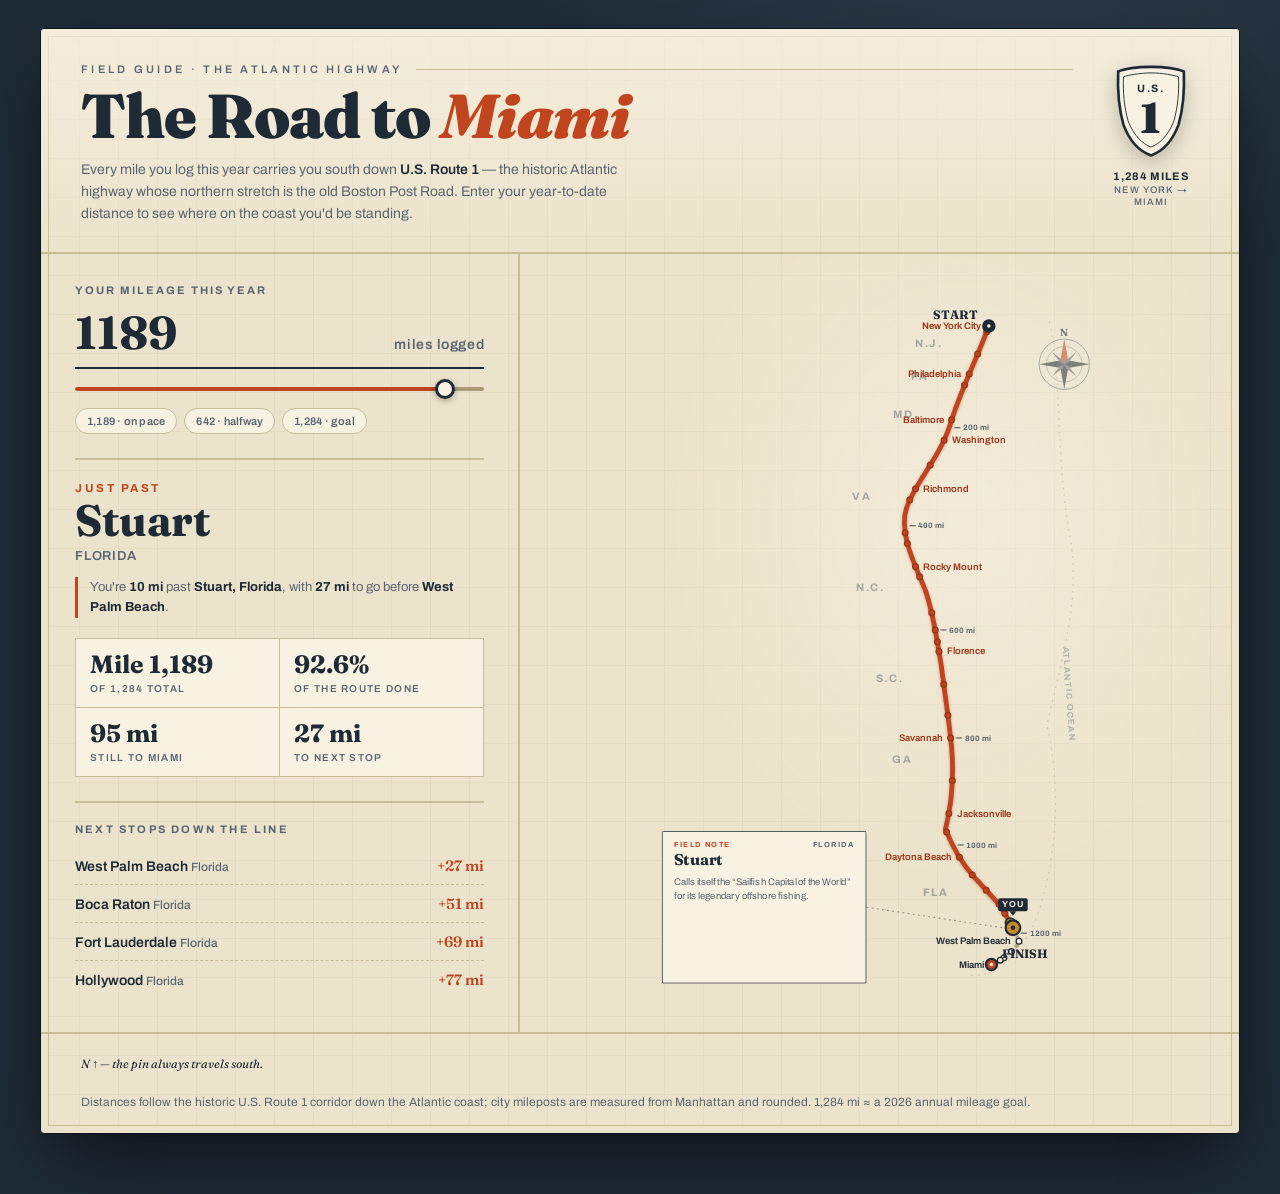
<file: road-to-miami.html>
<!DOCTYPE html>
<html lang="en">
<head>
  <!-- Google tag (gtag.js) -->
  <script async src="https://www.googletagmanager.com/gtag/js?id=G-JCH71CJMRZ"></script>
  <script>
    window.dataLayer = window.dataLayer || [];
    function gtag(){dataLayer.push(arguments);}
    gtag('js', new Date());
    gtag('config', 'G-JCH71CJMRZ');
  </script>
<meta charset="UTF-8" />
<meta name="viewport" content="width=device-width, initial-scale=1.0" />
<title>The Road to Miami — Annual Mileage Tracker</title>
<link rel="preconnect" href="https://fonts.googleapis.com" />
<link rel="preconnect" href="https://fonts.gstatic.com" crossorigin />
<link href="https://fonts.googleapis.com/css2?family=Fraunces:opsz,wght@9..144,400;9..144,500;9..144,600;9..144,700;9..144,900&family=Archivo:wght@400;500;600;700&display=swap" rel="stylesheet" />
<style>
  :root{
    --paper:#ECE3CC;
    --cream:#F8F2E2;
    --ink:#1E2A36;
    --ink-soft:#5A6573;
    --done:#C0451F;
    --done-deep:#9A3415;
    --todo:#A99B78;
    --gold:#C28B26;
    --line:#C9BC98;
  }
  *{box-sizing:border-box;margin:0;padding:0;}
  html,body{background:var(--ink);}
  body{
    font-family:'Archivo',sans-serif;color:var(--ink);
    background:radial-gradient(900px 600px at 80% -5%, #2c3a48 0%, transparent 60%), var(--ink);
    padding:28px 18px 60px;min-height:100vh;
  }
  .frame{
    max-width:1200px;margin:0 auto;background:var(--paper);
    background-image:
      repeating-linear-gradient(0deg, transparent 0 38px, rgba(140,124,86,.07) 38px 39px),
      repeating-linear-gradient(90deg, transparent 0 38px, rgba(140,124,86,.07) 38px 39px);
    border:1px solid #0c1219;
    box-shadow:0 30px 70px -20px rgba(0,0,0,.7), inset 0 0 0 7px var(--paper), inset 0 0 0 8px var(--line);
    border-radius:4px;overflow:hidden;
  }
  /* ---------- header ---------- */
  header{
    padding:34px 40px 26px;border-bottom:2px solid var(--line);
    background:linear-gradient(180deg, rgba(248,242,226,.7), transparent);
    display:flex;align-items:flex-start;gap:30px;
  }
  .head-text{flex:1;min-width:0;}
  .kicker{
    display:flex;align-items:center;gap:14px;
    font-size:11px;letter-spacing:.3em;text-transform:uppercase;
    color:var(--ink-soft);font-weight:600;margin-bottom:11px;
  }
  .kicker .rule{height:1px;background:var(--line);flex:1;}
  h1{
    font-family:'Fraunces',serif;font-weight:900;
    font-size:clamp(36px,5.4vw,62px);line-height:.96;
    letter-spacing:-.015em;color:var(--ink);
  }
  h1 .em{color:var(--done);font-style:italic;}
  .sub{margin-top:13px;max-width:580px;color:var(--ink-soft);font-size:14px;line-height:1.6;}
  .sub b{color:var(--ink);font-weight:600;}
  .head-mark{flex-shrink:0;text-align:center;width:96px;}
  .shield{width:84px;height:auto;filter:drop-shadow(0 6px 10px rgba(0,0,0,.22));}
  .shield-cap{
    margin-top:8px;font-family:'Archivo';font-weight:700;font-size:11px;
    letter-spacing:.06em;color:var(--ink);line-height:1.35;
  }
  .shield-cap span{display:block;font-weight:500;font-size:9.5px;
    letter-spacing:.12em;text-transform:uppercase;color:var(--ink-soft);}
  /* ---------- layout ---------- */
  .layout{display:flex;}
  .panel{
    width:40%;min-width:328px;padding:30px 34px 34px;
    border-right:2px solid var(--line);
    display:flex;flex-direction:column;gap:24px;
  }
  .map-wrap{
    flex:1;padding:20px 16px 18px 18px;display:flex;justify-content:center;
    background:radial-gradient(440px 540px at 62% 34%, rgba(248,242,226,.55), transparent 70%);
  }
  /* ---------- control ---------- */
  .control label.tag{
    font-size:11px;letter-spacing:.18em;text-transform:uppercase;
    color:var(--ink-soft);font-weight:700;display:block;margin-bottom:8px;
  }
  .input-row{display:flex;align-items:baseline;gap:10px;
    border-bottom:2.5px solid var(--ink);padding-bottom:6px;}
  #miles{
    font-family:'Fraunces',serif;font-weight:700;font-size:46px;width:100%;
    border:none;background:transparent;color:var(--ink);outline:none;-moz-appearance:textfield;
  }
  #miles::-webkit-outer-spin-button,#miles::-webkit-inner-spin-button{-webkit-appearance:none;}
  .unit{font-family:'Archivo';font-weight:600;font-size:14px;color:var(--ink-soft);
    letter-spacing:.04em;white-space:nowrap;}
  input[type=range]{
    -webkit-appearance:none;appearance:none;width:100%;height:4px;margin-top:18px;
    background:linear-gradient(90deg,var(--done) var(--fill,37%),var(--todo) var(--fill,37%));
    border-radius:3px;cursor:pointer;
  }
  input[type=range]::-webkit-slider-thumb{
    -webkit-appearance:none;width:20px;height:20px;border-radius:50%;
    background:var(--cream);border:3px solid var(--ink);
    box-shadow:0 2px 6px rgba(0,0,0,.3);cursor:grab;
  }
  input[type=range]::-moz-range-thumb{
    width:18px;height:18px;border-radius:50%;background:var(--cream);
    border:3px solid var(--ink);cursor:grab;
  }
  .presets{display:flex;gap:7px;margin-top:14px;flex-wrap:wrap;}
  .chip{
    font-family:'Archivo';font-size:11px;font-weight:600;letter-spacing:.02em;
    padding:6px 11px;border:1.5px solid var(--line);background:var(--cream);
    border-radius:20px;cursor:pointer;color:var(--ink-soft);transition:.15s;
  }
  .chip:hover{border-color:var(--ink);color:var(--ink);}
  /* ---------- readout ---------- */
  .readout{border-top:2px solid var(--line);padding-top:22px;}
  .qualifier{
    font-size:11.5px;letter-spacing:.22em;text-transform:uppercase;
    color:var(--done);font-weight:700;margin-bottom:4px;
  }
  .city{
    font-family:'Fraunces',serif;font-weight:700;
    font-size:clamp(29px,4.4vw,44px);line-height:1.02;letter-spacing:-.01em;
  }
  .state{
    font-family:'Archivo';font-size:13px;font-weight:600;letter-spacing:.06em;
    text-transform:uppercase;color:var(--ink-soft);margin-top:6px;
  }
  .context{
    margin-top:14px;font-size:13px;line-height:1.6;color:var(--ink-soft);
    border-left:3px solid var(--done);padding-left:12px;
  }
  .context b{color:var(--ink);font-weight:700;}
  .stats{
    display:grid;grid-template-columns:1fr 1fr;gap:1px;
    margin-top:20px;background:var(--line);border:1px solid var(--line);
  }
  .stat{background:var(--cream);padding:13px 14px;}
  .stat .v{font-family:'Fraunces',serif;font-weight:700;font-size:25px;line-height:1;}
  .stat .k{font-size:10px;letter-spacing:.13em;text-transform:uppercase;
    color:var(--ink-soft);font-weight:600;margin-top:6px;}
  /* ---------- upcoming ---------- */
  .upcoming{border-top:2px solid var(--line);padding-top:20px;}
  .upcoming h3{
    font-size:11px;letter-spacing:.2em;text-transform:uppercase;
    color:var(--ink-soft);font-weight:700;margin-bottom:12px;
  }
  .stop{
    display:flex;justify-content:space-between;align-items:baseline;
    padding:9px 0;border-bottom:1px dashed var(--line);
  }
  .stop:last-child{border-bottom:none;}
  .stop .nm{font-weight:600;font-size:14px;}
  .stop .nm span{color:var(--ink-soft);font-weight:500;font-size:12px;}
  .stop .di{font-family:'Fraunces',serif;font-weight:600;font-size:15px;color:var(--done);}
  .arrived-note{
    background:var(--ink);color:var(--cream);padding:14px 16px;border-radius:3px;
    font-size:13px;line-height:1.5;
  }
  .arrived-note b{color:var(--gold);font-family:'Fraunces';}
  /* ---------- svg map ---------- */
  svg.map{width:100%;height:auto;max-height:80vh;}
  .route-base{fill:none;stroke:var(--todo);stroke-width:5;stroke-linecap:round;
    stroke-dasharray:1 9;opacity:.85;}
  .route-done{fill:none;stroke:var(--done);stroke-width:5.5;stroke-linecap:round;
    transition:stroke-dashoffset .45s cubic-bezier(.4,0,.2,1);
    filter:drop-shadow(0 1px 2px rgba(154,52,21,.4));}
  .citydot{fill:var(--cream);stroke:var(--ink);stroke-width:1.5;}
  .citydot.passed{fill:var(--done);stroke:var(--done-deep);}
  .citydot.near{fill:var(--gold);stroke:var(--ink);stroke-width:2;}
  .citylabel{font-family:'Archivo';font-size:11px;font-weight:600;fill:var(--ink);}
  .citylabel.passed{fill:var(--done-deep);}
  .endlabel{font-family:'Fraunces';font-weight:700;font-size:14px;fill:var(--ink);}
  .statelabel{font-family:'Archivo';font-size:12.5px;font-weight:700;
    fill:var(--ink-soft);letter-spacing:.14em;opacity:.5;}
  .milemark{font-family:'Archivo';font-size:9px;font-weight:700;fill:var(--ink-soft);}
  .miletick{stroke:var(--ink-soft);stroke-width:1.4;}
  #leader{stroke:var(--ink);stroke-width:1.3;stroke-dasharray:2 4;opacity:.45;}
  #marker{transition:transform .42s cubic-bezier(.4,0,.2,1);}
  .pulse{fill:var(--gold);opacity:.35;animation:pulse 2.1s ease-out infinite;}
  @keyframes pulse{0%{r:7;opacity:.5;}100%{r:24;opacity:0;}}
  .you-tag{font-family:'Archivo';font-weight:700;font-size:10px;
    letter-spacing:.13em;fill:var(--cream);}
  .you-tag-bg{fill:var(--ink);}
  /* fun-fact card (inside foreignObject) */
  .fact-card{
    font-family:'Archivo',sans-serif;background:var(--cream);
    border:1.6px solid var(--ink);box-shadow:3px 3px 0 rgba(30,42,54,.18);
    padding:11px 13px 13px;border-radius:2px;height:100%;
  }
  .fact-eyebrow{
    font-size:8.5px;letter-spacing:.17em;text-transform:uppercase;
    color:var(--done);font-weight:700;display:flex;justify-content:space-between;
  }
  .fact-eyebrow .pin{color:var(--ink-soft);}
  .fact-city{
    font-family:'Fraunces',serif;font-weight:700;font-size:18px;
    line-height:1.04;margin:3px 0 7px;color:var(--ink);
  }
  .fact-text{font-size:11px;line-height:1.5;color:var(--ink-soft);
    animation:fadeIn .4s ease;}
  .fact-text b{color:var(--ink);font-weight:700;}
  @keyframes fadeIn{from{opacity:0;transform:translateY(3px);}to{opacity:1;transform:none;}}
  /* ---------- footer ---------- */
  footer{
    padding:20px 40px;border-top:2px solid var(--line);
    font-size:12px;color:var(--ink-soft);line-height:1.6;
    display:flex;justify-content:space-between;gap:20px;flex-wrap:wrap;
  }
  footer .compass{font-family:'Fraunces';font-style:italic;color:var(--ink);}
  /* ---------- entrance ---------- */
  .reveal{opacity:0;transform:translateY(14px);
    animation:rise .7s cubic-bezier(.2,.7,.2,1) forwards;}
  .d1{animation-delay:.05s;}.d2{animation-delay:.15s;}
  .d3{animation-delay:.25s;}.d4{animation-delay:.35s;}
  @keyframes rise{to{opacity:1;transform:translateY(0);}}
  @media(max-width:860px){
    .layout{flex-direction:column;}
    .panel{width:100%;border-right:none;border-bottom:2px solid var(--line);padding:26px 24px;}
    header{padding:26px 24px;gap:18px;}
    .shield{width:60px;}.head-mark{width:72px;}
    footer{padding:18px 24px;}
  }
</style>
</head>
<body>
<div class="frame">

  <header>
    <div class="head-text">
      <div class="kicker reveal d1"><span>Field Guide · The Atlantic Highway</span><span class="rule"></span></div>
      <h1 class="reveal d1">The Road to <span class="em">Miami</span></h1>
      <p class="sub reveal d2">Every mile you log this year carries you south down <b>U.S. Route&nbsp;1</b> —
        the historic Atlantic highway whose northern stretch is the old Boston Post Road. Enter your
        year-to-date distance to see where on the coast you'd be standing.</p>
    </div>
    <div class="head-mark reveal d1">
      <svg class="shield" viewBox="0 0 110 124" aria-hidden="true">
        <path d="M55 5 C37 5 19 8 12 11 C11 35 13 60 19 81 C28 105 41 116 55 121
                 C69 116 82 105 91 81 C97 60 99 35 98 11 C91 8 73 5 55 5 Z"
              fill="#F8F2E2" stroke="#1E2A36" stroke-width="3.5"/>
        <path d="M55 13 C40 13 25 16 19 18 C18 38 20 58 25 76 C33 96 44 106 55 110
                 C66 106 77 96 85 76 C90 58 92 38 91 18 C85 16 70 13 55 13 Z"
              fill="none" stroke="#1E2A36" stroke-width="1.2"/>
        <text x="55" y="38" text-anchor="middle" fill="#1E2A36"
              font-family="Archivo" font-weight="700" font-size="14" letter-spacing="2">U.S.</text>
        <text x="55" y="92" text-anchor="middle" fill="#1E2A36"
              font-family="Fraunces" font-weight="900" font-size="56">1</text>
      </svg>
      <div class="shield-cap">1,284 MILES<span>New York → Miami</span></div>
    </div>
  </header>

  <div class="layout">
    <aside class="panel">
      <div class="control reveal d2">
        <label class="tag" for="miles">Your mileage this year</label>
        <div class="input-row">
          <input id="miles" type="number" min="0" max="4000" step="1" />
          <span class="unit">miles logged</span>
        </div>
        <input id="slider" type="range" min="0" max="1284" step="1" />
        <div class="presets" id="presets">
          <button class="chip" data-v="0" id="chipPace">on pace</button>
          <button class="chip" data-v="642">642 · halfway</button>
          <button class="chip" data-v="1284">1,284 · goal</button>
        </div>
      </div>

      <div class="readout reveal d3">
        <div class="qualifier" id="qualifier">Approaching</div>
        <div class="city" id="cityName">Rocky Mount</div>
        <div class="state" id="cityState">North Carolina</div>
        <div class="context" id="context"></div>
        <div class="stats">
          <div class="stat"><div class="v" id="sMile">Mile 471</div><div class="k">of 1,284 total</div></div>
          <div class="stat"><div class="v" id="sPct">36.7%</div><div class="k">of the route done</div></div>
          <div class="stat"><div class="v" id="sLeft">813 mi</div><div class="k" id="sLeftK">still to Miami</div></div>
          <div class="stat"><div class="v" id="sNext">7 mi</div><div class="k">to next stop</div></div>
        </div>
      </div>

      <div class="upcoming reveal d4">
        <h3>Next stops down the line</h3>
        <div id="stops"></div>
      </div>
    </aside>

    <main class="map-wrap reveal d3">
      <svg class="map" id="svg" viewBox="0 0 520 830" xmlns="http://www.w3.org/2000/svg">
        <defs>
          <path id="route"
            d="M385,60
               C370,100 350,140 340,175
               C328,212 300,240 290,270
               C281,300 300,335 312,365
               C322,395 325,422 330,450
               C334,482 339,514 342,545
               C345,580 342,612 335,640
               C345,665 356,682 368,695
               C378,706 389,718 398,728
               C408,745 416,758 420,770
               C412,783 400,791 388,796" />
        </defs>

        <!-- faint coastline + ocean -->
        <path d="M455,55 C470,130 462,210 478,300 C492,370 470,440 452,520
                 C470,600 462,680 440,742 C420,792 388,812 360,808"
              fill="none" stroke="var(--line)" stroke-width="1.5"
              stroke-dasharray="2 6" opacity=".65"/>
        <text x="470" y="430" class="statelabel" transform="rotate(86 470 430)"
              style="font-size:10px;opacity:.4;">ATLANTIC OCEAN</text>

        <!-- compass rose, fills upper-right dead space -->
        <g transform="translate(472,104)" opacity=".55">
          <circle r="29" fill="none" stroke="var(--ink-soft)" stroke-width="1"/>
          <circle r="20.5" fill="none" stroke="var(--ink-soft)" stroke-width=".6"/>
          <path d="M0,-29 L4.5,-4 L0,0 L-4.5,-4 Z" fill="var(--done)"/>
          <path d="M0,29 L4.5,4 L0,0 L-4.5,4 Z" fill="var(--ink)"/>
          <path d="M29,0 L4,4.5 L0,0 L4,-4.5 Z" fill="var(--ink)"/>
          <path d="M-29,0 L-4,4.5 L0,0 L-4,-4.5 Z" fill="var(--ink)"/>
          <path d="M14,-14 L4.6,-2 L0,0 L2,-4.6 Z" fill="var(--ink-soft)"/>
          <path d="M-14,14 L-4.6,2 L0,0 L-2,4.6 Z" fill="var(--ink-soft)"/>
          <path d="M14,14 L2,4.6 L0,0 L4.6,2 Z" fill="var(--ink-soft)"/>
          <path d="M-14,-14 L-2,-4.6 L0,0 L-4.6,-2 Z" fill="var(--ink-soft)"/>
          <text y="-32" text-anchor="middle" font-family="Fraunces" font-weight="700"
                font-size="12" fill="var(--ink)">N</text>
        </g>

        <use href="#route" class="route-base"/>
        <use href="#route" class="route-done" id="routeDone"/>

        <g id="states"></g>
        <g id="miles-g"></g>
        <g id="dots"></g>
        <g id="labels"></g>

        <line id="leader" x1="0" y1="0" x2="0" y2="0"/>

        <foreignObject id="factFO" x="8" y="300" width="236" height="176">
          <div xmlns="http://www.w3.org/1999/xhtml" class="fact-card">
            <div class="fact-eyebrow"><span>Field Note</span><span class="pin" id="factState">— —</span></div>
            <div class="fact-city" id="factCity">—</div>
            <div class="fact-text" id="factText">—</div>
          </div>
        </foreignObject>

        <g id="startG"></g>
        <g id="finishG"></g>

        <g id="marker">
          <circle class="pulse" cx="0" cy="0"/>
          <circle cx="0" cy="0" r="8.5" fill="var(--gold)" stroke="var(--ink)" stroke-width="2.5"/>
          <circle cx="0" cy="0" r="2.6" fill="var(--ink)"/>
          <rect class="you-tag-bg" x="-17" y="-34" width="34" height="15" rx="2"/>
          <text class="you-tag" x="0" y="-23.5" text-anchor="middle">YOU</text>
          <path d="M-4,-19 L4,-19 L0,-14 Z" class="you-tag-bg"/>
        </g>
      </svg>
    </main>
  </div>

  <footer>
    <span class="compass">N ↑ — the pin always travels south.</span>
    <span>Distances follow the historic U.S. Route 1 corridor down the Atlantic coast;
      city mileposts are measured from Manhattan and rounded. 1,284&nbsp;mi ≈ a 2026 annual mileage goal.</span>
  </footer>
</div>

<script>
const TOTAL = 1284;
const cities = [
  {name:"New York City", state:"New York",       mi:0,
   fact:"Mile zero. The George Washington Bridge, just upriver, carries more vehicles than any other bridge on Earth."},
  {name:"Newark",        state:"New Jersey",     mi:11,
   fact:"Newark Liberty opened in 1928 as the New York region's first major commercial airfield."},
  {name:"Trenton",       state:"New Jersey",     mi:55,
   fact:"\u201cTrenton Makes \u2014 The World Takes\u201d still glows on the bridge over the Delaware. It was briefly the U.S. capital in 1784."},
  {name:"Philadelphia",  state:"Pennsylvania",   mi:95,
   fact:"The first U.S. capital, and home to Elfreth's Alley (1703) \u2014 the country's oldest continuously inhabited residential street."},
  {name:"Wilmington",    state:"Delaware",       mi:117,
   fact:"More than half of all U.S. publicly traded companies are legally incorporated in tiny Delaware."},
  {name:"Baltimore",     state:"Maryland",       mi:185,
   fact:"Francis Scott Key wrote the national anthem here in 1814, watching the bombardment of Fort McHenry."},
  {name:"Washington",    state:"D.C.",           mi:225,
   fact:"Height limits keep the capital low-rise \u2014 which is why D.C. has almost no skyscrapers."},
  {name:"Fredericksburg",state:"Virginia",       mi:277,
   fact:"George Washington grew up just outside town. The cherry-tree story, though, was invented by a biographer."},
  {name:"Richmond",      state:"Virginia",       mi:328,
   fact:"Richmond's Hollywood Cemetery is the resting place of two U.S. presidents \u2014 Monroe and Tyler."},
  {name:"Petersburg",    state:"Virginia",       mi:351,
   fact:"The siege of Petersburg in 1864\u201365 ran 292 days \u2014 the longest of the Civil War."},
  {name:"Emporia",       state:"Virginia",       mi:413,
   fact:"This corner of Virginia is peanut country \u2014 the big-kernel \u201cVirginia\u201d peanut takes its name from these fields."},
  {name:"Roanoke Rapids",state:"North Carolina", mi:433,
   fact:"Built as a planned mill town on the Roanoke River's rapids \u2014 the falls that gave it both its name and its power."},
  {name:"Rocky Mount",   state:"North Carolina", mi:478,
   fact:"Jazz pioneer Thelonious Monk was born here in 1917."},
  {name:"Wilson",        state:"North Carolina", mi:498,
   fact:"Once the \u201cWorld's Greatest Tobacco Market,\u201d now known for Vollis Simpson's towering kinetic whirligigs."},
  {name:"Fayetteville",  state:"North Carolina", mi:568,
   fact:"Named for the Marquis de Lafayette in 1783 \u2014 the first U.S. city named for him, and one he actually visited."},
  {name:"Lumberton",     state:"North Carolina", mi:600,
   fact:"Sits on the Lumber River, one of the few designated blackwater Wild & Scenic rivers in the country."},
  {name:"Dillon",        state:"South Carolina", mi:622,
   fact:"Home of \u201cSouth of the Border\u201d \u2014 the sombrero-topped roadside landmark luring drivers off the highway since 1949."},
  {name:"Florence",      state:"South Carolina", mi:640,
   fact:"The route's halfway point: from here, Miami is exactly as far away as New York."},
  {name:"Santee",        state:"South Carolina", mi:701,
   fact:"Beside town lies Lake Marion, South Carolina's largest lake and a bass-fishing legend."},
  {name:"Walterboro",    state:"South Carolina", mi:758,
   fact:"The \u201cFront Porch of the Lowcountry,\u201d wrapped around a 600-acre wilderness swamp sanctuary in the middle of town."},
  {name:"Savannah",      state:"Georgia",        mi:800,
   fact:"Savannah's downtown is built around 22 leafy squares, laid out in 1733 \u2014 one of America's first planned cities."},
  {name:"Brunswick",     state:"Georgia",        mi:878,
   fact:"Gateway to the Golden Isles. Brunswick stew may have been invented here \u2014 though Virginia loudly disputes it."},
  {name:"Jacksonville",  state:"Florida",        mi:939,
   fact:"By land area, Jacksonville is the largest city in the contiguous United States."},
  {name:"St. Augustine", state:"Florida",        mi:974,
   fact:"Founded by the Spanish in 1565 \u2014 the oldest continuously occupied European-settled city in the U.S."},
  {name:"Daytona Beach", state:"Florida",        mi:1026,
   fact:"Racers once tore down the hard-packed sand here; the beach is still firm enough to drive on in places."},
  {name:"Titusville",    state:"Florida",        mi:1066,
   fact:"\u201cSpace City USA\u201d \u2014 close enough to Kennedy Space Center to watch rockets clear the treeline."},
  {name:"Melbourne",     state:"Florida",        mi:1104,
   fact:"On Florida's Space Coast; reputedly named after Melbourne, Australia, the former home of an early postmaster."},
  {name:"Vero Beach",    state:"Florida",        mi:1139,
   fact:"\u201cDodgertown\u201d \u2014 the Brooklyn and L.A. Dodgers held spring training here from 1948 to 2008."},
  {name:"Fort Pierce",   state:"Florida",        mi:1159,
   fact:"The Navy's WWII frogmen \u2014 forerunners of today's SEALs \u2014 trained on these beaches."},
  {name:"Stuart",        state:"Florida",        mi:1179,
   fact:"Calls itself the \u201cSailfish Capital of the World\u201d for its legendary offshore fishing."},
  {name:"West Palm Beach",state:"Florida",       mi:1216,
   fact:"Henry Flagler built the town in the 1890s to house the workers serving his Palm Beach resorts across the lagoon."},
  {name:"Boca Raton",    state:"Florida",        mi:1240,
   fact:"IBM developed the first mass-market personal computer here in 1981."},
  {name:"Fort Lauderdale",state:"Florida",       mi:1258,
   fact:"More than 300 miles of inland canals earn it the nickname \u201cVenice of America.\u201d"},
  {name:"Hollywood",     state:"Florida",        mi:1266,
   fact:"Its 2.5-mile beachfront Broadwalk has been a promenade since the 1920s Florida land boom."},
  {name:"Miami",         state:"Florida",        mi:1284,
   fact:"Journey's end. Miami is the only major U.S. city founded by a woman \u2014 Julia Tuttle, in 1896."},
];
const labelled = new Set(["New York City","Philadelphia","Baltimore","Washington",
  "Richmond","Rocky Mount","Florence","Savannah","Jacksonville","Daytona Beach",
  "West Palm Beach","Miami"]);
const states = [
  {ab:"N.J.", mi:34}, {ab:"PA",  mi:100}, {ab:"MD", mi:175},
  {ab:"VA",   mi:345},{ab:"N.C.",mi:520}, {ab:"S.C.",mi:690},
  {ab:"GA",   mi:840},{ab:"FLA", mi:1110},
];
const SVGNS = "http://www.w3.org/2000/svg";
const route = document.getElementById("route");
const L = route.getTotalLength();
const ptAt = m => route.getPointAtLength(L * Math.max(0,Math.min(m/TOTAL,1)));
const fmt  = n => Math.round(n).toLocaleString();
function el(tag, attrs, parent){
  const e = document.createElementNS(SVGNS, tag);
  for(const k in attrs) e.setAttribute(k, attrs[k]);
  if(parent) parent.appendChild(e);
  return e;
}

// ---- linear-pace default: TOTAL / 365 * days elapsed this year ----
const now = new Date();
const dayOfYear = Math.floor((now - new Date(now.getFullYear(),0,0)) / 86400000);
const PACE_DEFAULT = Math.round(TOTAL / 365 * dayOfYear);

// ---- build static map layers ----
const dotsG = document.getElementById("dots");
const labelsG = document.getElementById("labels");
cities.forEach((c,i) => {
  const p = ptAt(c.mi);
  el("circle", {cx:p.x, cy:p.y, r:3.3, class:"citydot", "data-i":i}, dotsG);
  if(labelled.has(c.name)){
    const right = p.x < 340;
    const t = el("text", {
      x: right ? p.x + 9 : p.x - 9, y:p.y + 3.5, class:"citylabel", "data-i":i,
      "text-anchor": right ? "start" : "end"
    }, labelsG);
    t.textContent = c.name;
  }
});
const statesG = document.getElementById("states");
states.forEach(s => {
  const p = ptAt(s.mi);
  const t = el("text", {x:p.x - 46, y:p.y + 4, class:"statelabel", "text-anchor":"end"}, statesG);
  t.textContent = s.ab;
});
const milesG = document.getElementById("miles-g");
[200,400,600,800,1000,1200].forEach(m => {
  const p = ptAt(m);
  el("line", {x1:p.x+6, y1:p.y, x2:p.x+13, y2:p.y, class:"miletick"}, milesG);
  const t = el("text", {x:p.x+16, y:p.y+3, class:"milemark"}, milesG);
  t.textContent = m + " mi";
});
function endMarker(groupId, m, label, color){
  const g = document.getElementById(groupId);
  const p = ptAt(m);
  el("circle", {cx:p.x, cy:p.y, r:6.5, fill:color, stroke:"var(--ink)", "stroke-width":2.5}, g);
  el("circle", {cx:p.x, cy:p.y, r:2, fill:"var(--cream)"}, g);
  const onLeft = m === 0;
  const t = el("text", {x: onLeft ? p.x-12 : p.x+12, y:p.y-8, class:"endlabel",
    "text-anchor": onLeft ? "end" : "start"}, g);
  t.textContent = label;
}
endMarker("startG", 0, "START", "var(--ink)");
endMarker("finishG", TOTAL, "FINISH", "var(--done)");

// ---- dynamic render ----
const $ = id => document.getElementById(id);
const marker = $("marker"), routeDone = $("routeDone"),
      factFO = $("factFO"), leader = $("leader");
routeDone.style.strokeDasharray = L;

function lastPassed(m){ let r=cities[0]; for(const c of cities){ if(c.mi<=m+0.001) r=c; else break; } return r; }
function nextUp(m){ for(const c of cities){ if(c.mi>m+0.001) return c; } return null; }
function nearest(m){
  let best=cities[0], bd=Infinity;
  for(const c of cities){ const d=Math.abs(c.mi-m); if(d<bd){bd=d;best=c;} }
  return best;
}

const rafIds = {};
function animateNum(node, to, opts){
  opts = opts || {};
  const prefix = opts.prefix||"", suffix = opts.suffix||"", decimals = opts.decimals||0;
  const key = node.id||prefix;
  cancelAnimationFrame(rafIds[key]);
  const from = parseFloat(node.dataset.val||"0"), start = performance.now(), dur = 420;
  (function step(t0){
    const t = Math.min((t0-start)/dur,1), e = 1-Math.pow(1-t,3);
    const v = from + (to-from)*e;
    node.textContent = prefix + (decimals ? v.toFixed(decimals) : fmt(v)) + suffix;
    if(t<1) rafIds[key] = requestAnimationFrame(step);
    else { node.dataset.val = to; node.textContent = prefix + (decimals?to.toFixed(decimals):fmt(to)) + suffix; }
  })(start);
}

// smooth glide for the fun-fact card + leader line
let cardY = 300, cardYTarget = 300, pinPt = {x:0,y:0}, cardRAF = null;
function tweenCard(){
  cardY += (cardYTarget - cardY) * 0.22;
  if(Math.abs(cardYTarget - cardY) < 0.4) cardY = cardYTarget;
  factFO.setAttribute("y", cardY);
  leader.setAttribute("x1", 244); leader.setAttribute("y1", cardY + 88);
  leader.setAttribute("x2", pinPt.x - 11); leader.setAttribute("y2", pinPt.y);
  if(cardY !== cardYTarget) cardRAF = requestAnimationFrame(tweenCard);
}

function render(rawMiles){
  const m = Math.max(0, rawMiles);
  const shown = Math.min(m, TOTAL);
  const progress = shown / TOTAL;
  const arrived = m >= TOTAL;

  routeDone.style.strokeDashoffset = L * (1 - progress);
  const p = ptAt(shown);
  pinPt = p;
  marker.setAttribute("transform", `translate(${p.x},${p.y})`);

  $("slider").style.setProperty("--fill", (Math.min(m,TOTAL)/TOTAL)*100 + "%");

  const near = arrived ? cities[cities.length-1] : nearest(shown);
  const last = lastPassed(shown);
  const next = nextUp(shown);

  let qual;
  if(arrived) qual = "Destination reached";
  else if(shown >= near.mi) qual = (near.mi===0) ? "Starting line" : "Just past";
  else qual = "Approaching";
  $("qualifier").textContent = qual;
  $("cityName").textContent = near.name;
  $("cityState").textContent = near.state;

  if(arrived){
    $("context").innerHTML = `You've covered the full distance \u2014 <b>Miami</b>. ` +
      (m > TOTAL ? `That's <b>${fmt(m-TOTAL)} mi</b> beyond the goal.` : `Right on the number.`);
  } else {
    const pastTxt = last.mi===0
      ? `<b>${fmt(shown)} mi</b> south of the New York start`
      : `<b>${fmt(shown-last.mi)} mi</b> past <b>${last.name}, ${last.state}</b>`;
    $("context").innerHTML = `You're ${pastTxt}` +
      (next ? `, with <b>${fmt(next.mi-shown)} mi</b> to go before <b>${next.name}</b>.` : `.`);
  }

  animateNum($("sMile"), shown, {prefix:"Mile "});
  animateNum($("sPct"), progress*100, {suffix:"%", decimals:1});
  $("sLeft").textContent = arrived
    ? (m>TOTAL ? "+"+fmt(m-TOTAL)+" mi" : "0 mi")
    : fmt(TOTAL-shown) + " mi";
  $("sNext").textContent = next ? fmt(next.mi - shown) + " mi" : "\u2014";
  $("sLeftK").textContent = arrived ? "beyond the goal" : "still to Miami";

  // fun-fact card
  $("factCity").textContent = near.name;
  $("factState").textContent = near.state;
  const ft = $("factText");
  ft.textContent = near.fact;
  ft.style.animation = "none"; void ft.offsetWidth; ft.style.animation = "";
  cardYTarget = Math.max(12, Math.min(p.y - 88, 642));
  cancelAnimationFrame(cardRAF);
  cardRAF = requestAnimationFrame(tweenCard);

  const stopsBox = $("stops");
  stopsBox.innerHTML = "";
  const upcoming = cities.filter(c => c.mi > shown + 0.001).slice(0,4);
  if(upcoming.length === 0){
    const d = document.createElement("div");
    d.className = "arrived-note";
    d.innerHTML = `<b>Welcome to Miami.</b> The whole eastern seaboard is behind you \u2014 ` +
      `pick a new road, or just keep running.`;
    stopsBox.appendChild(d);
  } else {
    upcoming.forEach(c => {
      const row = document.createElement("div");
      row.className = "stop";
      row.innerHTML = `<div class="nm">${c.name} <span>${c.state}</span></div>` +
                      `<div class="di">+${fmt(c.mi-shown)} mi</div>`;
      stopsBox.appendChild(row);
    });
  }

  document.querySelectorAll(".citydot").forEach(d => {
    const c = cities[+d.dataset.i];
    d.classList.toggle("passed", c.mi <= shown + 0.001);
    d.classList.toggle("near", c === near && !arrived);
    d.setAttribute("r", c === near && !arrived ? 5.6 : 3.3);
  });
  document.querySelectorAll(".citylabel").forEach(t => {
    const c = cities[+t.dataset.i];
    t.classList.toggle("passed", c.mi <= shown + 0.001);
  });
}

// ---- wire inputs ----
const milesIn = $("miles"), sliderIn = $("slider");
function setAll(v, fromSlider){
  v = isNaN(v) ? 0 : v;
  if(!fromSlider) sliderIn.value = Math.min(Math.max(v,0),TOTAL);
  if(fromSlider) milesIn.value = v;
  render(v);
}
milesIn.addEventListener("input", e => setAll(parseFloat(e.target.value), false));
sliderIn.addEventListener("input", e => setAll(parseFloat(e.target.value), true));
document.querySelectorAll(".chip").forEach(ch => {
  ch.addEventListener("click", () => {
    const v = parseFloat(ch.dataset.v);
    milesIn.value = v; setAll(v, false);
  });
});

// ---- initialise to the linear-pace default ----
const chipPace = $("chipPace");
chipPace.dataset.v = PACE_DEFAULT;
chipPace.textContent = fmt(PACE_DEFAULT) + " \u00b7 on pace";
milesIn.value = PACE_DEFAULT;
sliderIn.value = Math.min(PACE_DEFAULT, TOTAL);
cardY = cardYTarget = Math.max(12, Math.min(ptAt(PACE_DEFAULT).y - 88, 642));
render(PACE_DEFAULT);
</script>
</body>
</html>
</file>
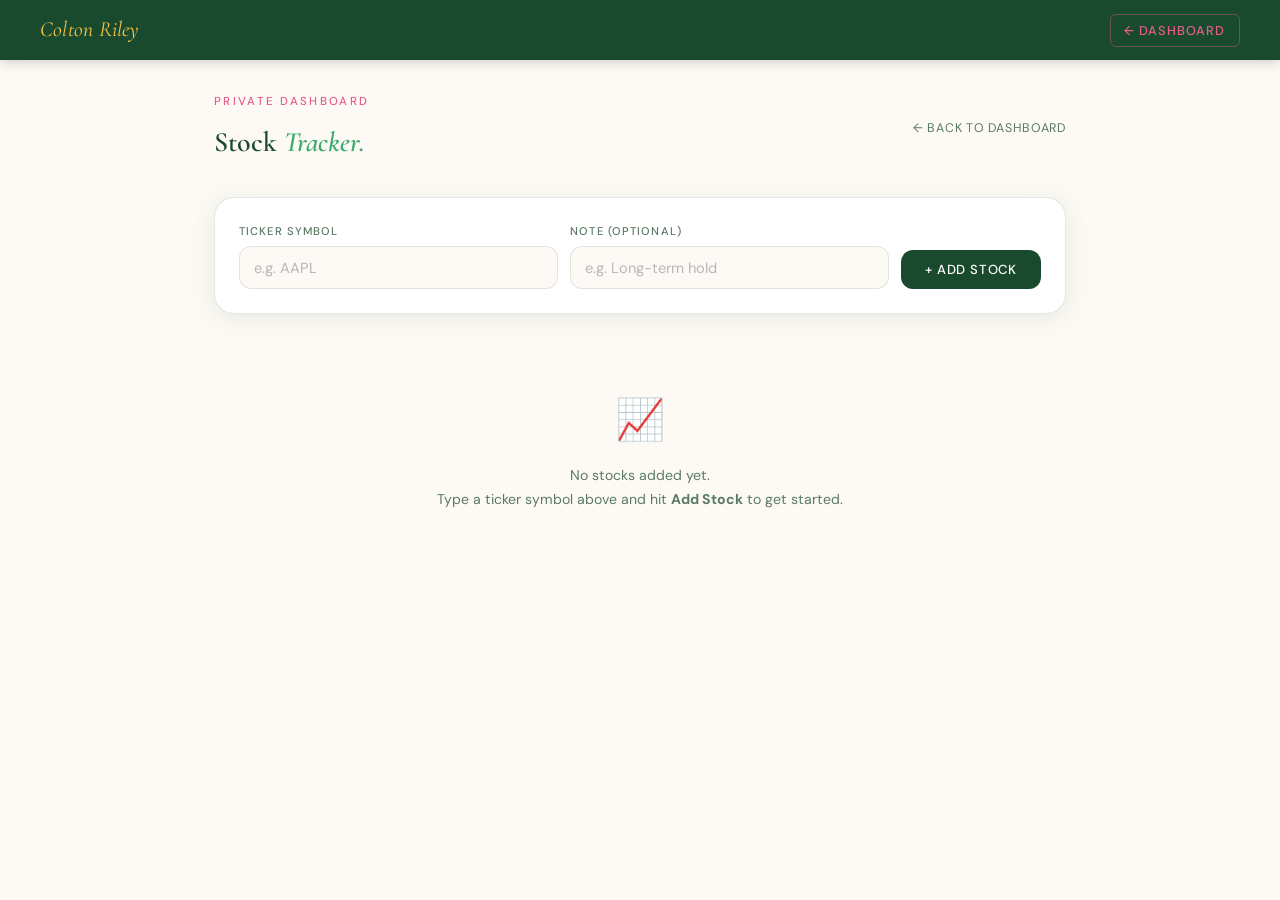
<file: stocks.html>
<!DOCTYPE html>
<html lang="en">
<head>
  <!-- Google tag (gtag.js) -->
  <script async src="https://www.googletagmanager.com/gtag/js?id=G-JCH71CJMRZ"></script>
  <script>
    window.dataLayer = window.dataLayer || [];
    function gtag(){dataLayer.push(arguments);}
    gtag('js', new Date());
    gtag('config', 'G-JCH71CJMRZ');
  </script>
  <meta charset="UTF-8" />
  <meta name="viewport" content="width=device-width, initial-scale=1.0" />
  <title>Stock Tracker — Colton Riley</title>
  <meta name="robots" content="noindex, nofollow" />
  <link rel="stylesheet" href="style.css" />
  <style>
    body { background: var(--cream); }

    .tracker-wrap {
      max-width: 900px;
      margin: 0 auto;
      padding: 2rem 1.5rem 4rem;
    }

    /* Header */
    .tracker-header {
      display: flex;
      align-items: center;
      justify-content: space-between;
      margin-bottom: 2rem;
      flex-wrap: wrap;
      gap: 1rem;
    }
    .tracker-header h1 {
      font-family: var(--font-serif);
      font-size: 1.75rem;
      font-weight: 600;
      color: var(--palm);
    }
    .tracker-header h1 em { font-style: italic; color: var(--mint); }
    .back-link {
      font-size: 0.78rem;
      color: var(--muted);
      text-decoration: none;
      letter-spacing: 0.06em;
      text-transform: uppercase;
      display: flex;
      align-items: center;
      gap: 0.4rem;
      transition: color 0.18s;
    }
    .back-link:hover { color: var(--palm); }

    /* Add stock form */
    .add-form {
      background: white;
      border-radius: var(--radius-lg);
      border: 1px solid var(--border);
      padding: 1.5rem;
      box-shadow: var(--shadow);
      margin-bottom: 1.5rem;
      display: flex;
      gap: 0.75rem;
      align-items: flex-end;
      flex-wrap: wrap;
    }
    .add-form-group {
      display: flex;
      flex-direction: column;
      gap: 0.35rem;
      flex: 1;
      min-width: 140px;
    }
    .add-form-group label {
      font-size: 0.7rem;
      font-weight: 500;
      letter-spacing: 0.1em;
      text-transform: uppercase;
      color: var(--muted);
    }
    .add-form-group input {
      font-family: var(--font-sans);
      font-size: 0.92rem;
      color: var(--text);
      background: var(--cream);
      border: 1.5px solid var(--border);
      border-radius: var(--radius);
      padding: 0.65rem 0.85rem;
      outline: none;
      transition: border-color 0.18s;
      text-transform: uppercase;
    }
    .add-form-group input:focus { border-color: var(--mint); background: white; }
    .add-form-group input::placeholder { text-transform: none; opacity: 0.5; }
    .btn-add {
      background: var(--palm);
      color: white;
      border: none;
      border-radius: var(--radius);
      padding: 0.68rem 1.5rem;
      font-family: var(--font-sans);
      font-size: 0.82rem;
      font-weight: 500;
      letter-spacing: 0.06em;
      text-transform: uppercase;
      cursor: pointer;
      transition: background 0.18s, transform 0.18s;
      white-space: nowrap;
    }
    .btn-add:hover { background: var(--mint); transform: translateY(-1px); }

    /* Portfolio summary */
    .summary-strip {
      display: grid;
      grid-template-columns: repeat(auto-fit, minmax(160px, 1fr));
      gap: 1rem;
      margin-bottom: 1.5rem;
    }
    .summary-card {
      background: white;
      border-radius: var(--radius);
      border: 1px solid var(--border);
      padding: 1rem 1.25rem;
      box-shadow: var(--shadow);
    }
    .summary-label {
      font-size: 0.68rem;
      font-weight: 500;
      letter-spacing: 0.12em;
      text-transform: uppercase;
      color: var(--muted);
      margin-bottom: 0.3rem;
    }
    .summary-value {
      font-family: var(--font-serif);
      font-size: 1.5rem;
      font-weight: 600;
      color: var(--palm);
      line-height: 1;
    }
    .summary-value.positive { color: #2d7a50; }
    .summary-value.negative { color: #c0392b; }

    /* Stock grid */
    .stocks-grid {
      display: grid;
      grid-template-columns: repeat(auto-fill, minmax(260px, 1fr));
      gap: 1rem;
    }

    /* Stock card */
    .stock-card {
      background: white;
      border-radius: var(--radius-lg);
      border: 1px solid var(--border);
      padding: 1.25rem 1.5rem;
      box-shadow: var(--shadow);
      position: relative;
      transition: transform 0.18s, box-shadow 0.18s;
    }
    .stock-card:hover { transform: translateY(-2px); box-shadow: 0 8px 28px rgba(26,74,46,0.13); }
    .stock-card-top {
      display: flex;
      justify-content: space-between;
      align-items: flex-start;
      margin-bottom: 0.75rem;
    }
    .stock-ticker {
      font-family: var(--font-serif);
      font-size: 1.4rem;
      font-weight: 700;
      color: var(--palm);
      letter-spacing: 0.02em;
    }
    .stock-name {
      font-size: 0.72rem;
      color: var(--muted);
      margin-top: 1px;
    }
    .stock-remove {
      background: none;
      border: none;
      cursor: pointer;
      color: var(--muted);
      font-size: 1rem;
      padding: 2px 6px;
      border-radius: 4px;
      transition: color 0.18s, background 0.18s;
      line-height: 1;
    }
    .stock-remove:hover { color: var(--pink); background: var(--pink-lt); }

    .stock-price {
      font-family: var(--font-serif);
      font-size: 1.75rem;
      font-weight: 600;
      color: var(--text);
      margin-bottom: 0.25rem;
    }
    .stock-change {
      display: inline-flex;
      align-items: center;
      gap: 0.3rem;
      font-size: 0.82rem;
      font-weight: 500;
      padding: 0.2rem 0.6rem;
      border-radius: 50px;
    }
    .stock-change.positive {
      background: var(--mint-lt);
      color: #1a5c38;
    }
    .stock-change.negative {
      background: #fde8e8;
      color: #c0392b;
    }
    .stock-change.neutral {
      background: var(--cream);
      color: var(--muted);
    }

    .stock-meta {
      display: flex;
      justify-content: space-between;
      margin-top: 0.85rem;
      padding-top: 0.85rem;
      border-top: 1px solid var(--border);
      font-size: 0.72rem;
      color: var(--muted);
    }
    .stock-meta-item span {
      display: block;
      font-weight: 500;
      color: var(--text);
      font-size: 0.8rem;
      margin-top: 1px;
    }

    /* Notes field */
    .stock-notes {
      margin-top: 0.75rem;
    }
    .stock-notes input {
      width: 100%;
      font-family: var(--font-sans);
      font-size: 0.75rem;
      color: var(--muted);
      background: var(--cream);
      border: 1px solid var(--border);
      border-radius: 6px;
      padding: 0.4rem 0.6rem;
      outline: none;
      transition: border-color 0.18s;
    }
    .stock-notes input:focus { border-color: var(--mint); color: var(--text); background: white; }
    .stock-notes input::placeholder { opacity: 0.55; }

    /* Loading / error states */
    .stock-card.loading .stock-price { opacity: 0.3; }
    .stock-card.loading .stock-change { opacity: 0.3; }
    .loading-dot {
      display: inline-block;
      width: 6px; height: 6px;
      border-radius: 50%;
      background: var(--mint);
      animation: pulse 1s ease-in-out infinite;
      margin-right: 3px;
    }
    @keyframes pulse { 0%,100% { opacity:0.2; } 50% { opacity:1; } }

    /* Empty state */
    .empty-state {
      text-align: center;
      padding: 3rem 1rem;
      color: var(--muted);
      grid-column: 1 / -1;
    }
    .empty-state .empty-icon { font-size: 2.5rem; margin-bottom: 0.75rem; }
    .empty-state p { font-size: 0.88rem; line-height: 1.7; }

    /* Refresh controls */
    .toolbar {
      display: flex;
      align-items: center;
      justify-content: space-between;
      margin-bottom: 1rem;
      flex-wrap: wrap;
      gap: 0.5rem;
    }
    .toolbar-left {
      font-size: 0.75rem;
      color: var(--muted);
    }
    .btn-refresh {
      background: none;
      border: 1.5px solid var(--border);
      border-radius: 50px;
      padding: 0.35rem 1rem;
      font-family: var(--font-sans);
      font-size: 0.72rem;
      font-weight: 500;
      letter-spacing: 0.06em;
      text-transform: uppercase;
      color: var(--muted);
      cursor: pointer;
      transition: border-color 0.18s, color 0.18s;
      display: flex;
      align-items: center;
      gap: 0.4rem;
    }
    .btn-refresh:hover { border-color: var(--mint); color: var(--palm); }
    .btn-refresh.spinning svg { animation: spin 1s linear infinite; }
    @keyframes spin { to { transform: rotate(360deg); } }

    .error-banner {
      background: #fff4f0;
      border: 1px solid rgba(255,140,66,0.3);
      border-radius: var(--radius);
      padding: 0.75rem 1rem;
      font-size: 0.8rem;
      color: #7a3a10;
      margin-bottom: 1rem;
      display: none;
    }

    @media (max-width: 600px) {
      .add-form { flex-direction: column; }
      .btn-add { width: 100%; justify-content: center; }
    }
  </style>
</head>
<body>

<nav>
  <a href="index.html" class="nav-logo">Colton Riley</a>
  <ul class="nav-links">
    <li class="nav-private"><a href="private.html">← Dashboard</a></li>
  </ul>
</nav>

<div class="tracker-wrap">

  <div class="tracker-header">
    <div>
      <div class="section-label">Private Dashboard</div>
      <h1>Stock <em>Tracker.</em></h1>
    </div>
    <a href="private.html" class="back-link">← Back to Dashboard</a>
  </div>

  <!-- Add stock -->
  <div class="add-form">
    <div class="add-form-group">
      <label for="ticker-input">Ticker Symbol</label>
      <input type="text" id="ticker-input" placeholder="e.g. AAPL" maxlength="10" />
    </div>
    <div class="add-form-group">
      <label for="note-input">Note (optional)</label>
      <input type="text" id="note-input" placeholder="e.g. Long-term hold" style="text-transform:none;" />
    </div>
    <button class="btn-add" onclick="addStock()">+ Add Stock</button>
  </div>

  <!-- Summary strip -->
  <div class="summary-strip" id="summary-strip" style="display:none;">
    <div class="summary-card">
      <div class="summary-label">Stocks Tracked</div>
      <div class="summary-value" id="sum-count">—</div>
    </div>
    <div class="summary-card">
      <div class="summary-label">Best Today</div>
      <div class="summary-value positive" id="sum-best">—</div>
    </div>
    <div class="summary-card">
      <div class="summary-label">Worst Today</div>
      <div class="summary-value negative" id="sum-worst">—</div>
    </div>
    <div class="summary-card">
      <div class="summary-label">Last Refreshed</div>
      <div class="summary-value" id="sum-time" style="font-size:1rem;">—</div>
    </div>
  </div>

  <div class="error-banner" id="error-banner">
    ⚠️ Live price data unavailable — showing last cached prices. Check your connection or try refreshing.
  </div>

  <!-- Toolbar -->
  <div class="toolbar" id="toolbar" style="display:none;">
    <div class="toolbar-left" id="market-status">Loading market status...</div>
    <button class="btn-refresh" id="refresh-btn" onclick="refreshAll()">
      <svg width="12" height="12" viewBox="0 0 24 24" fill="none" stroke="currentColor" stroke-width="2.5" stroke-linecap="round" stroke-linejoin="round"><polyline points="23 4 23 10 17 10"/><path d="M20.49 15a9 9 0 1 1-2.12-9.36L23 10"/></svg>
      Refresh Prices
    </button>
  </div>

  <!-- Stock cards -->
  <div class="stocks-grid" id="stocks-grid">
    <div class="empty-state">
      <div class="empty-icon">📈</div>
      <p>No stocks added yet.<br>Type a ticker symbol above and hit <strong>Add Stock</strong> to get started.</p>
    </div>
  </div>

</div>

<script>
  // ── STORAGE ────────────────────────────────────────────────
  const STORAGE_KEY = 'cr_stocks_v2';
  const PRICES_KEY  = 'cr_prices_v2';

  function loadStocks() {
    try { return JSON.parse(localStorage.getItem(STORAGE_KEY)) || []; }
    catch { return []; }
  }
  function saveStocks(stocks) {
    localStorage.setItem(STORAGE_KEY, JSON.stringify(stocks));
  }
  function loadPrices() {
    try { return JSON.parse(localStorage.getItem(PRICES_KEY)) || {}; }
    catch { return {}; }
  }
  function savePrices(prices) {
    localStorage.setItem(PRICES_KEY, JSON.stringify(prices));
  }

  let stocks = loadStocks();   // [{ticker, note}]
  let prices = loadPrices();   // {ticker: {price, change, changePct, high, low, volume, name, timestamp}}

  // ── PRICE FETCHING ─────────────────────────────────────────
  // Routes through allorigins.win CORS proxy to avoid browser CORS blocks
  async function fetchPrice(ticker) {
    const yahooUrl = `https://query1.finance.yahoo.com/v8/finance/chart/${ticker}?interval=1d&range=1d`;
    const proxyUrl = `https://api.allorigins.win/get?url=${encodeURIComponent(yahooUrl)}`;
    const res = await fetch(proxyUrl);
    if (!res.ok) throw new Error('Network error');
    const wrapper = await res.json();
    const data = JSON.parse(wrapper.contents);
    const result = data.chart?.result?.[0];
    if (!result) throw new Error('No data');
    const meta = result.meta;
    const price = meta.regularMarketPrice;
    const prev  = meta.chartPreviousClose || meta.previousClose;
    const change    = price - prev;
    const changePct = (change / prev) * 100;
    return {
      price:     price,
      change:    change,
      changePct: changePct,
      high:      meta.regularMarketDayHigh,
      low:       meta.regularMarketDayLow,
      volume:    meta.regularMarketVolume,
      name:      meta.longName || meta.shortName || ticker,
      marketState: meta.marketState,
      timestamp: Date.now()
    };
  }

  async function refreshAll() {
    if (stocks.length === 0) return;
    const btn = document.getElementById('refresh-btn');
    btn.classList.add('spinning');
    document.getElementById('error-banner').style.display = 'none';

    let anyError = false;
    for (const s of stocks) {
      try {
        const data = await fetchPrice(s.ticker);
        prices[s.ticker] = data;
      } catch(e) {
        anyError = true;
      }
    }
    savePrices(prices);
    if (anyError) document.getElementById('error-banner').style.display = 'block';

    renderAll();
    btn.classList.remove('spinning');
  }

  // ── RENDER ─────────────────────────────────────────────────
  function fmt(n) {
    if (n == null || isNaN(n)) return '—';
    return n.toLocaleString('en-US', { minimumFractionDigits: 2, maximumFractionDigits: 2 });
  }
  function fmtVol(n) {
    if (!n) return '—';
    if (n >= 1e9) return (n/1e9).toFixed(1) + 'B';
    if (n >= 1e6) return (n/1e6).toFixed(1) + 'M';
    if (n >= 1e3) return (n/1e3).toFixed(1) + 'K';
    return n.toString();
  }

  function renderAll() {
    const grid = document.getElementById('stocks-grid');
    const summary = document.getElementById('summary-strip');
    const toolbar = document.getElementById('toolbar');

    if (stocks.length === 0) {
      grid.innerHTML = `<div class="empty-state"><div class="empty-icon">📈</div><p>No stocks added yet.<br>Type a ticker symbol above and hit <strong>Add Stock</strong> to get started.</p></div>`;
      summary.style.display = 'none';
      toolbar.style.display = 'none';
      return;
    }

    summary.style.display = 'grid';
    toolbar.style.display = 'flex';

    // Build cards
    grid.innerHTML = stocks.map((s, i) => {
      const p = prices[s.ticker];
      const hasData = p && p.price != null;
      const chg = hasData ? p.change : null;
      const chgClass = !hasData ? 'neutral' : chg >= 0 ? 'positive' : 'negative';
      const chgIcon = !hasData ? '' : chg >= 0 ? '▲' : '▼';
      const marketBadge = p?.marketState === 'PRE' ? ' · Pre-market' : p?.marketState === 'POST' ? ' · After-hours' : '';

      return `
        <div class="stock-card${hasData ? '' : ' loading'}" id="card-${s.ticker}">
          <div class="stock-card-top">
            <div>
              <div class="stock-ticker">${s.ticker}</div>
              <div class="stock-name">${hasData ? (p.name.length > 28 ? p.name.substring(0,28)+'…' : p.name) : '<span class="loading-dot"></span> Loading...'}</div>
            </div>
            <button class="stock-remove" onclick="removeStock('${s.ticker}')" title="Remove">✕</button>
          </div>
          <div class="stock-price">$${hasData ? fmt(p.price) : '—'}</div>
          <span class="stock-change ${chgClass}">
            ${chgIcon} ${hasData ? fmt(Math.abs(chg)) + ' (' + Math.abs(p.changePct).toFixed(2) + '%)' : '—'}
          </span>
          <div class="stock-meta">
            <div class="stock-meta-item">High<span>$${hasData ? fmt(p.high) : '—'}</span></div>
            <div class="stock-meta-item">Low<span>$${hasData ? fmt(p.low) : '—'}</span></div>
            <div class="stock-meta-item">Volume<span>${hasData ? fmtVol(p.volume) : '—'}</span></div>
          </div>
          <div class="stock-notes">
            <input type="text" placeholder="Add a note..." value="${s.note || ''}"
              onchange="updateNote('${s.ticker}', this.value)"
              onblur="updateNote('${s.ticker}', this.value)" />
          </div>
        </div>`;
    }).join('');

    // Update summary
    document.getElementById('sum-count').textContent = stocks.length;

    const priceEntries = stocks.map(s => prices[s.ticker]).filter(Boolean);
    if (priceEntries.length > 0) {
      const best  = priceEntries.reduce((a,b) => (b.changePct > a.changePct ? b : a));
      const worst = priceEntries.reduce((a,b) => (b.changePct < a.changePct ? b : a));
      document.getElementById('sum-best').textContent  = best.changePct  >= 0 ? '+' + best.changePct.toFixed(2)  + '%' : best.changePct.toFixed(2)  + '%';
      document.getElementById('sum-worst').textContent = worst.changePct >= 0 ? '+' + worst.changePct.toFixed(2) + '%' : worst.changePct.toFixed(2) + '%';
    }

    const lastTs = Math.max(...Object.values(prices).map(p => p?.timestamp || 0));
    if (lastTs > 0) {
      const d = new Date(lastTs);
      document.getElementById('sum-time').textContent = d.toLocaleTimeString([], {hour:'2-digit', minute:'2-digit'});
    }

    // Market status
    const anyPrice = Object.values(prices)[0];
    if (anyPrice?.marketState) {
      const states = { 'REGULAR': '🟢 Market Open', 'PRE': '🟡 Pre-Market', 'POST': '🟠 After Hours', 'CLOSED': '🔴 Market Closed' };
      document.getElementById('market-status').textContent = states[anyPrice.marketState] || anyPrice.marketState;
    }
  }

  // ── ACTIONS ────────────────────────────────────────────────
  function addStock() {
    const input = document.getElementById('ticker-input');
    const noteInput = document.getElementById('note-input');
    const ticker = input.value.trim().toUpperCase();
    if (!ticker) return;
    if (stocks.find(s => s.ticker === ticker)) {
      input.style.borderColor = 'var(--pink)';
      setTimeout(() => input.style.borderColor = '', 1500);
      return;
    }
    stocks.push({ ticker, note: noteInput.value.trim() });
    saveStocks(stocks);
    input.value = '';
    noteInput.value = '';
    renderAll();
    // Fetch price for new stock immediately
    fetchPrice(ticker).then(data => {
      prices[ticker] = data;
      savePrices(prices);
      renderAll();
    }).catch(() => {});
  }

  function removeStock(ticker) {
    stocks = stocks.filter(s => s.ticker !== ticker);
    delete prices[ticker];
    saveStocks(stocks);
    savePrices(prices);
    renderAll();
  }

  function updateNote(ticker, note) {
    const s = stocks.find(s => s.ticker === ticker);
    if (s) { s.note = note; saveStocks(stocks); }
  }

  // Allow Enter key in ticker input
  document.getElementById('ticker-input').addEventListener('keydown', e => {
    if (e.key === 'Enter') addStock();
  });
  document.getElementById('note-input').addEventListener('keydown', e => {
    if (e.key === 'Enter') addStock();
  });

  // ── INIT ───────────────────────────────────────────────────
  renderAll();

  // Load cached prices immediately, then refresh in background
  if (stocks.length > 0) {
    refreshAll();
    // Auto-refresh every 5 minutes while page is open
    setInterval(refreshAll, 5 * 60 * 1000);
  }
</script>
</body>
</html>
</file>
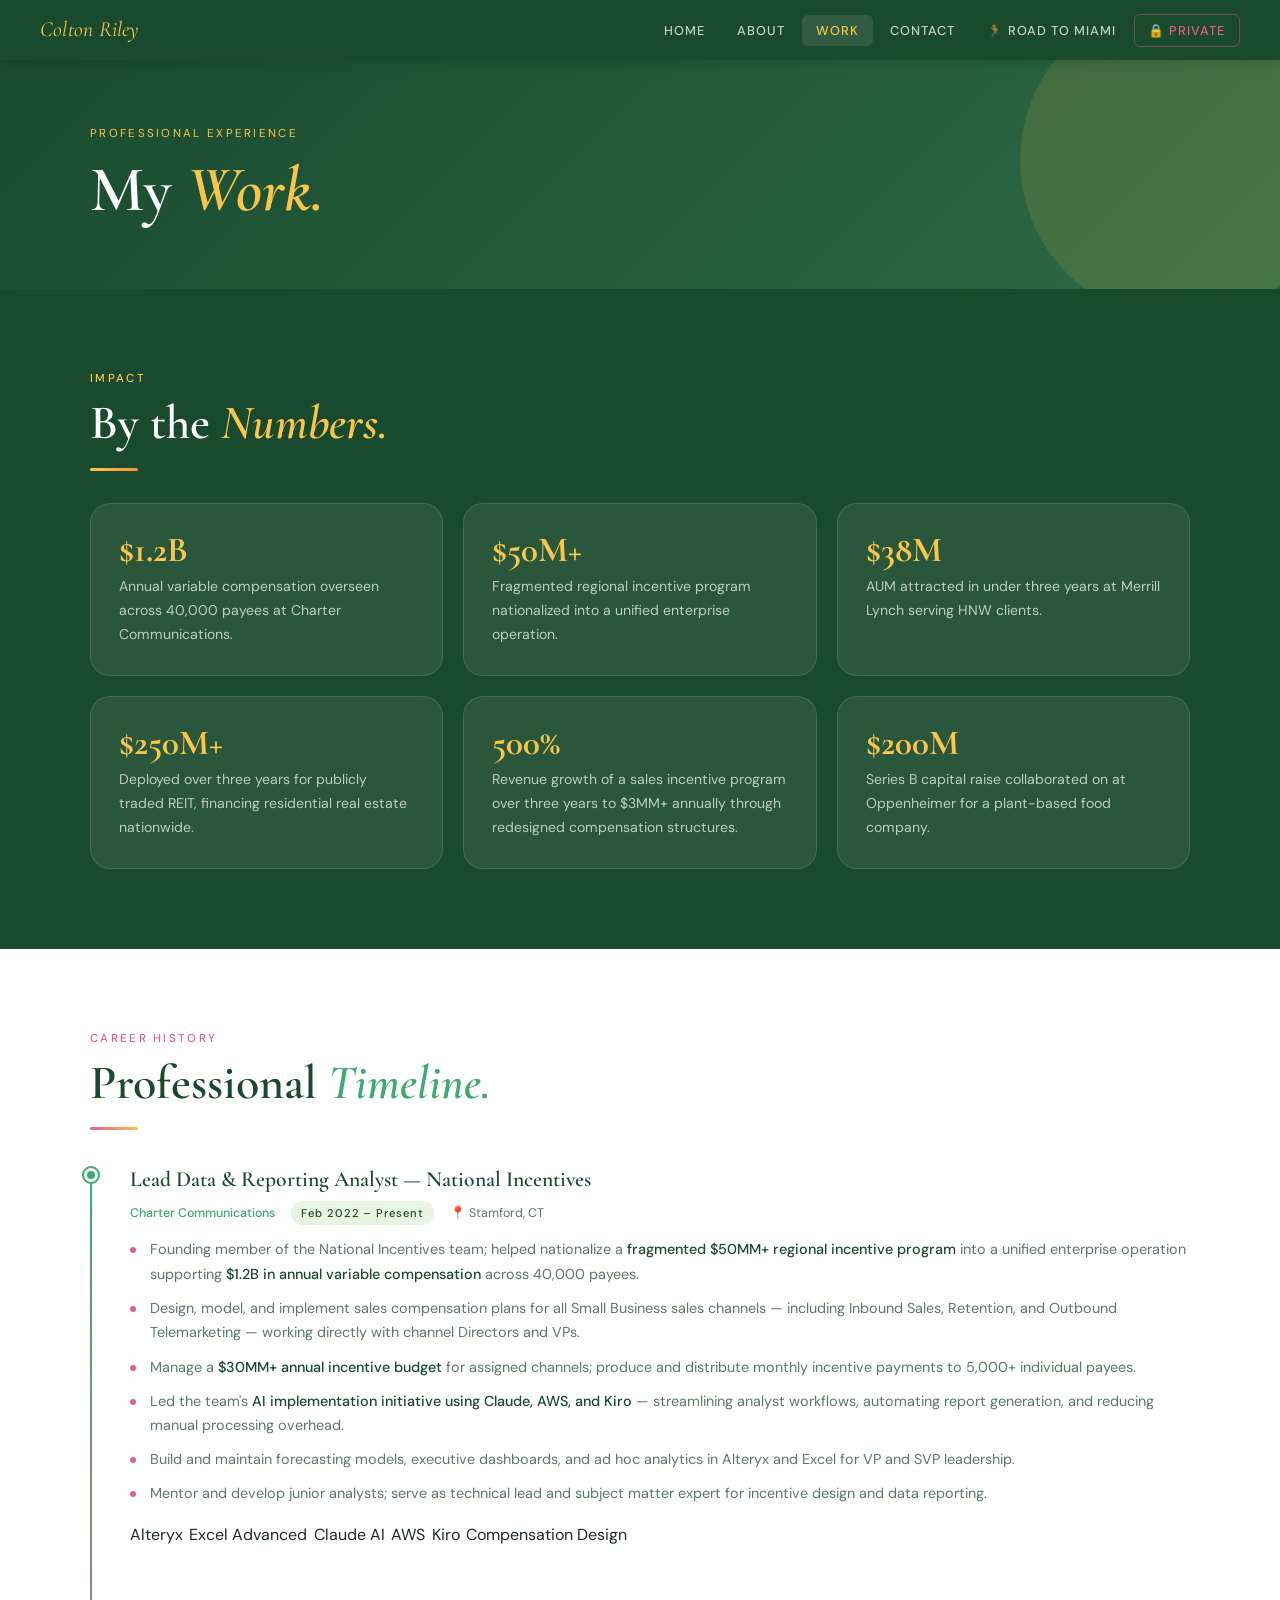
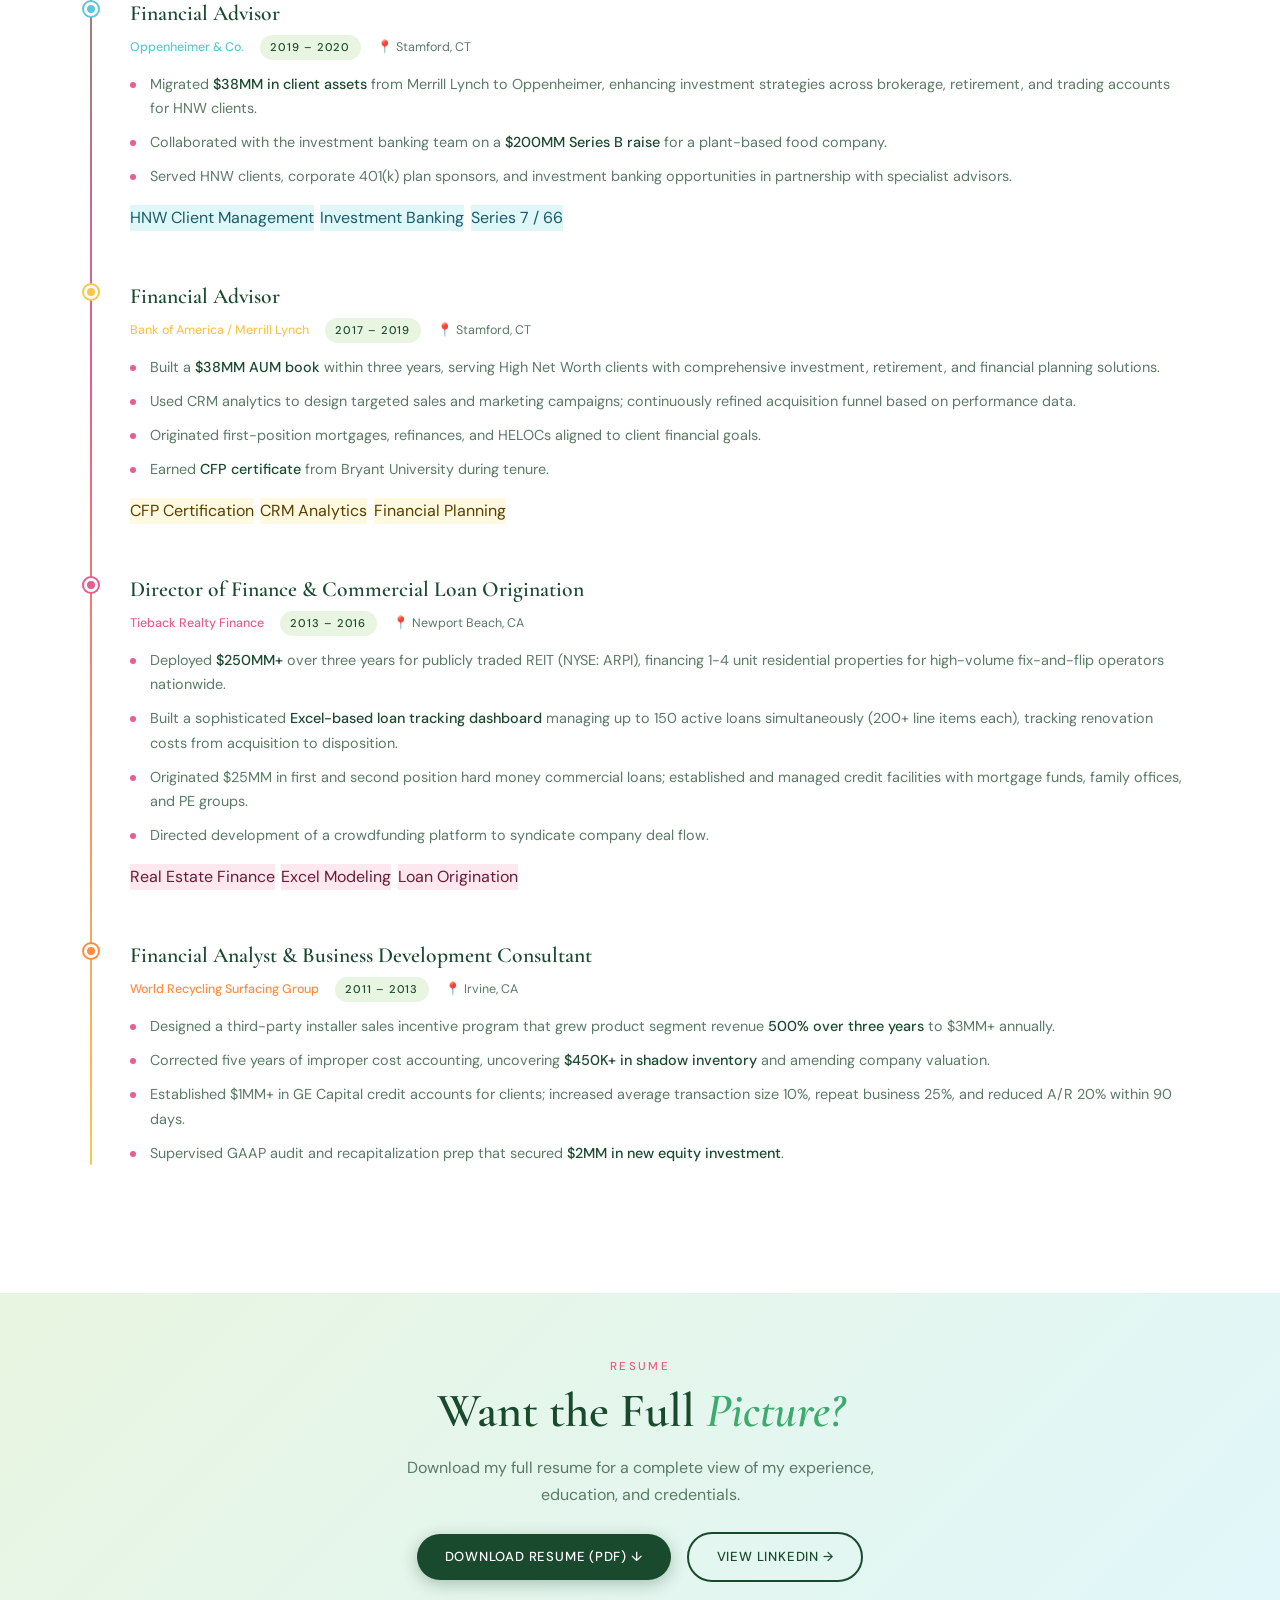
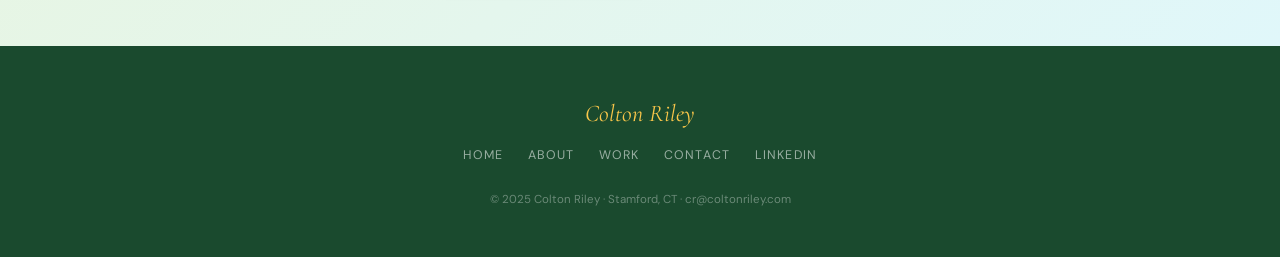
<file: work.html>
<!DOCTYPE html>
<html lang="en">
<head>
  <!-- Google tag (gtag.js) -->
  <script async src="https://www.googletagmanager.com/gtag/js?id=G-JCH71CJMRZ"></script>
  <script>
    window.dataLayer = window.dataLayer || [];
    function gtag(){dataLayer.push(arguments);}
    gtag('js', new Date());
    gtag('config', 'G-JCH71CJMRZ');
  </script>
  <meta charset="UTF-8" />
  <meta name="viewport" content="width=device-width, initial-scale=1.0" />
  <title>Work — Colton Riley</title>
  <meta name="description" content="Colton Riley's professional experience — data analytics, compensation strategy, financial advisory, real estate finance." />
  <link rel="stylesheet" href="style.css" />
  <style>
    /* Timeline */
    .timeline {
      position: relative;
      padding-left: 2.5rem;
    }
    .timeline::before {
      content: '';
      position: absolute;
      left: 0;
      top: 8px;
      bottom: 0;
      width: 2px;
      background: linear-gradient(180deg, var(--mint) 0%, var(--pink) 50%, var(--gold) 100%);
      border-radius: 2px;
    }
    .timeline-item {
      position: relative;
      margin-bottom: 3rem;
    }
    .timeline-dot {
      position: absolute;
      left: -2.9rem;
      top: 6px;
      width: 14px;
      height: 14px;
      border-radius: 50%;
      border: 3px solid white;
      box-shadow: 0 0 0 2px var(--mint);
      background: var(--mint);
    }
    .timeline-item:nth-child(2) .timeline-dot { background: var(--aqua); box-shadow: 0 0 0 2px var(--aqua); }
    .timeline-item:nth-child(3) .timeline-dot { background: var(--gold); box-shadow: 0 0 0 2px var(--gold); }
    .timeline-item:nth-child(4) .timeline-dot { background: var(--pink); box-shadow: 0 0 0 2px var(--pink); }
    .timeline-item:nth-child(5) .timeline-dot { background: var(--mango); box-shadow: 0 0 0 2px var(--mango); }

    .timeline-header {
      margin-bottom: 0.75rem;
    }
    .timeline-role {
      font-family: var(--font-serif);
      font-size: 1.35rem;
      font-weight: 600;
      color: var(--palm);
      margin-bottom: 0.2rem;
    }
    .timeline-meta {
      font-size: 0.78rem;
      color: var(--muted);
      display: flex;
      gap: 1rem;
      align-items: center;
      flex-wrap: wrap;
    }
    .timeline-company {
      font-weight: 500;
      color: var(--mint);
    }
    .timeline-date {
      display: inline-block;
      background: var(--mint-lt);
      color: var(--palm);
      font-size: 0.7rem;
      font-weight: 500;
      letter-spacing: 0.08em;
      padding: 0.2rem 0.65rem;
      border-radius: 50px;
    }
    .timeline-location {
      color: var(--muted);
      font-size: 0.78rem;
    }
    .timeline-bullets {
      list-style: none;
      display: flex;
      flex-direction: column;
      gap: 0.6rem;
    }
    .timeline-bullets li {
      font-size: 0.9rem;
      color: var(--muted);
      line-height: 1.7;
      padding-left: 1.25rem;
      position: relative;
    }
    .timeline-bullets li::before {
      content: '';
      position: absolute;
      left: 0;
      top: 10px;
      width: 6px;
      height: 6px;
      border-radius: 50%;
      background: var(--pink);
      flex-shrink: 0;
    }
    .timeline-highlight {
      font-weight: 500;
      color: var(--palm);
    }

    /* Key Accomplishments */
    .accomplishments-section { background: var(--palm); }
    .accomplishments-section .section-label { color: var(--gold); }
    .accomplishments-section .section-title { color: white; }
    .accomplishments-section .section-title em { color: var(--gold); }
    .accomplishments-section .divider { background: linear-gradient(90deg, var(--gold), var(--mango)); }

    .accom-grid {
      display: grid;
      grid-template-columns: repeat(auto-fit, minmax(280px, 1fr));
      gap: 1.25rem;
      margin-top: 2rem;
    }
    .accom-card {
      background: rgba(255,255,255,0.07);
      border: 1px solid rgba(255,255,255,0.12);
      border-radius: var(--radius-lg);
      padding: 1.75rem;
      transition: background 0.2s;
    }
    .accom-card:hover { background: rgba(255,255,255,0.11); }
    .accom-number {
      font-family: var(--font-serif);
      font-size: 2.2rem;
      font-weight: 700;
      color: var(--gold);
      line-height: 1;
      margin-bottom: 0.5rem;
    }
    .accom-text {
      font-size: 0.88rem;
      color: rgba(255,255,255,0.7);
      line-height: 1.7;
    }

    /* Download CTA */
    .resume-cta {
      background: linear-gradient(135deg, var(--mint-lt), var(--aqua-lt));
      padding: 4rem 2.5rem;
      text-align: center;
    }
    .resume-cta p { color: var(--muted); margin-bottom: 1.5rem; max-width: 500px; margin-left:auto; margin-right:auto; }
  </style>
</head>
<body>

<nav>
  <a href="index.html" class="nav-logo">Colton Riley</a>
  <button class="nav-burger" id="burger" aria-label="Menu">
    <span></span><span></span><span></span>
  </button>
  <ul class="nav-links" id="nav-links">
    <li><a href="index.html">Home</a></li>
    <li><a href="about.html">About</a></li>
    <li><a href="work.html" class="active">Work</a></li>
    <li><a href="contact.html">Contact</a></li>
    <li><a href="road-to-miami.html">🏃 Road to Miami</a></li>
    <li class="nav-private"><a href="private.html">🔒 Private</a></li>
  </ul>
</nav>

<div class="page-hero">
  <div class="page-hero-inner">
    <div class="page-hero-label">Professional Experience</div>
    <h1 class="page-hero-title">My <em>Work.</em></h1>
  </div>
</div>

<!-- ── KEY ACCOMPLISHMENTS ─────────────────────────────────────── -->
<section class="accomplishments-section">
  <div class="section-inner">
    <div class="section-label">Impact</div>
    <h2 class="section-title">By the <em>Numbers.</em></h2>
    <div class="divider"></div>
    <div class="accom-grid">
      <div class="accom-card">
        <div class="accom-number">$1.2B</div>
        <div class="accom-text">Annual variable compensation overseen across 40,000 payees at Charter Communications.</div>
      </div>
      <div class="accom-card">
        <div class="accom-number">$50M+</div>
        <div class="accom-text">Fragmented regional incentive program nationalized into a unified enterprise operation.</div>
      </div>
      <div class="accom-card">
        <div class="accom-number">$38M</div>
        <div class="accom-text">AUM attracted in under three years at Merrill Lynch serving HNW clients.</div>
      </div>
      <div class="accom-card">
        <div class="accom-number">$250M+</div>
        <div class="accom-text">Deployed over three years for publicly traded REIT, financing residential real estate nationwide.</div>
      </div>
      <div class="accom-card">
        <div class="accom-number">500%</div>
        <div class="accom-text">Revenue growth of a sales incentive program over three years to $3MM+ annually through redesigned compensation structures.</div>
      </div>
      <div class="accom-card">
        <div class="accom-number">$200M</div>
        <div class="accom-text">Series B capital raise collaborated on at Oppenheimer for a plant-based food company.</div>
      </div>
    </div>
  </div>
</section>

<!-- ── CAREER TIMELINE ────────────────────────────────────────── -->
<section style="background:white;">
  <div class="section-inner">
    <div class="section-label">Career History</div>
    <h2 class="section-title">Professional <em>Timeline.</em></h2>
    <div class="divider"></div>

    <div class="timeline">

      <!-- Charter Communications -->
      <div class="timeline-item">
        <div class="timeline-dot"></div>
        <div class="timeline-header">
          <div class="timeline-role">Lead Data & Reporting Analyst — National Incentives</div>
          <div class="timeline-meta">
            <span class="timeline-company">Charter Communications</span>
            <span class="timeline-date">Feb 2022 – Present</span>
            <span class="timeline-location">📍 Stamford, CT</span>
          </div>
        </div>
        <ul class="timeline-bullets">
          <li>Founding member of the National Incentives team; helped nationalize a <span class="timeline-highlight">fragmented $50MM+ regional incentive program</span> into a unified enterprise operation supporting <span class="timeline-highlight">$1.2B in annual variable compensation</span> across 40,000 payees.</li>
          <li>Design, model, and implement sales compensation plans for all Small Business sales channels — including Inbound Sales, Retention, and Outbound Telemarketing — working directly with channel Directors and VPs.</li>
          <li>Manage a <span class="timeline-highlight">$30MM+ annual incentive budget</span> for assigned channels; produce and distribute monthly incentive payments to 5,000+ individual payees.</li>
          <li>Led the team's <span class="timeline-highlight">AI implementation initiative using Claude, AWS, and Kiro</span> — streamlining analyst workflows, automating report generation, and reducing manual processing overhead.</li>
          <li>Build and maintain forecasting models, executive dashboards, and ad hoc analytics in Alteryx and Excel for VP and SVP leadership.</li>
          <li>Mentor and develop junior analysts; serve as technical lead and subject matter expert for incentive design and data reporting.</li>
        </ul>
        <div style="margin-top:1rem; display:flex; flex-wrap:wrap; gap:0.4rem;">
          <span class="chip">Alteryx</span>
          <span class="chip">Excel Advanced</span>
          <span class="chip">Claude AI</span>
          <span class="chip">AWS</span>
          <span class="chip">Kiro</span>
          <span class="chip">Compensation Design</span>
        </div>
      </div>

      <!-- Oppenheimer -->
      <div class="timeline-item">
        <div class="timeline-dot"></div>
        <div class="timeline-header">
          <div class="timeline-role">Financial Advisor</div>
          <div class="timeline-meta">
            <span class="timeline-company" style="color:var(--aqua);">Oppenheimer & Co.</span>
            <span class="timeline-date">2019 – 2020</span>
            <span class="timeline-location">📍 Stamford, CT</span>
          </div>
        </div>
        <ul class="timeline-bullets">
          <li>Migrated <span class="timeline-highlight">$38MM in client assets</span> from Merrill Lynch to Oppenheimer, enhancing investment strategies across brokerage, retirement, and trading accounts for HNW clients.</li>
          <li>Collaborated with the investment banking team on a <span class="timeline-highlight">$200MM Series B raise</span> for a plant-based food company.</li>
          <li>Served HNW clients, corporate 401(k) plan sponsors, and investment banking opportunities in partnership with specialist advisors.</li>
        </ul>
        <div style="margin-top:1rem; display:flex; flex-wrap:wrap; gap:0.4rem;">
          <span class="chip" style="background:var(--aqua-lt); color:#1a5c69; border-color:rgba(91,200,216,0.25);">HNW Client Management</span>
          <span class="chip" style="background:var(--aqua-lt); color:#1a5c69; border-color:rgba(91,200,216,0.25);">Investment Banking</span>
          <span class="chip" style="background:var(--aqua-lt); color:#1a5c69; border-color:rgba(91,200,216,0.25);">Series 7 / 66</span>
        </div>
      </div>

      <!-- Merrill Lynch -->
      <div class="timeline-item">
        <div class="timeline-dot"></div>
        <div class="timeline-header">
          <div class="timeline-role">Financial Advisor</div>
          <div class="timeline-meta">
            <span class="timeline-company" style="color:var(--gold);">Bank of America / Merrill Lynch</span>
            <span class="timeline-date">2017 – 2019</span>
            <span class="timeline-location">📍 Stamford, CT</span>
          </div>
        </div>
        <ul class="timeline-bullets">
          <li>Built a <span class="timeline-highlight">$38MM AUM book</span> within three years, serving High Net Worth clients with comprehensive investment, retirement, and financial planning solutions.</li>
          <li>Used CRM analytics to design targeted sales and marketing campaigns; continuously refined acquisition funnel based on performance data.</li>
          <li>Originated first-position mortgages, refinances, and HELOCs aligned to client financial goals.</li>
          <li>Earned <span class="timeline-highlight">CFP certificate</span> from Bryant University during tenure.</li>
        </ul>
        <div style="margin-top:1rem; display:flex; flex-wrap:wrap; gap:0.4rem;">
          <span class="chip" style="background:var(--gold-lt); color:#5a3e00; border-color:rgba(249,198,74,0.3);">CFP Certification</span>
          <span class="chip" style="background:var(--gold-lt); color:#5a3e00; border-color:rgba(249,198,74,0.3);">CRM Analytics</span>
          <span class="chip" style="background:var(--gold-lt); color:#5a3e00; border-color:rgba(249,198,74,0.3);">Financial Planning</span>
        </div>
      </div>

      <!-- Tieback -->
      <div class="timeline-item">
        <div class="timeline-dot"></div>
        <div class="timeline-header">
          <div class="timeline-role">Director of Finance & Commercial Loan Origination</div>
          <div class="timeline-meta">
            <span class="timeline-company" style="color:var(--pink);">Tieback Realty Finance</span>
            <span class="timeline-date">2013 – 2016</span>
            <span class="timeline-location">📍 Newport Beach, CA</span>
          </div>
        </div>
        <ul class="timeline-bullets">
          <li>Deployed <span class="timeline-highlight">$250MM+</span> over three years for publicly traded REIT (NYSE: ARPI), financing 1-4 unit residential properties for high-volume fix-and-flip operators nationwide.</li>
          <li>Built a sophisticated <span class="timeline-highlight">Excel-based loan tracking dashboard</span> managing up to 150 active loans simultaneously (200+ line items each), tracking renovation costs from acquisition to disposition.</li>
          <li>Originated $25MM in first and second position hard money commercial loans; established and managed credit facilities with mortgage funds, family offices, and PE groups.</li>
          <li>Directed development of a crowdfunding platform to syndicate company deal flow.</li>
        </ul>
        <div style="margin-top:1rem; display:flex; flex-wrap:wrap; gap:0.4rem;">
          <span class="chip" style="background:var(--pink-lt); color:#6b1a35; border-color:rgba(232,93,138,0.2);">Real Estate Finance</span>
          <span class="chip" style="background:var(--pink-lt); color:#6b1a35; border-color:rgba(232,93,138,0.2);">Excel Modeling</span>
          <span class="chip" style="background:var(--pink-lt); color:#6b1a35; border-color:rgba(232,93,138,0.2);">Loan Origination</span>
        </div>
      </div>

      <!-- WRSG -->
      <div class="timeline-item">
        <div class="timeline-dot"></div>
        <div class="timeline-header">
          <div class="timeline-role">Financial Analyst & Business Development Consultant</div>
          <div class="timeline-meta">
            <span class="timeline-company" style="color:var(--mango);">World Recycling Surfacing Group</span>
            <span class="timeline-date">2011 – 2013</span>
            <span class="timeline-location">📍 Irvine, CA</span>
          </div>
        </div>
        <ul class="timeline-bullets">
          <li>Designed a third-party installer sales incentive program that grew product segment revenue <span class="timeline-highlight">500% over three years</span> to $3MM+ annually.</li>
          <li>Corrected five years of improper cost accounting, uncovering <span class="timeline-highlight">$450K+ in shadow inventory</span> and amending company valuation.</li>
          <li>Established $1MM+ in GE Capital credit accounts for clients; increased average transaction size 10%, repeat business 25%, and reduced A/R 20% within 90 days.</li>
          <li>Supervised GAAP audit and recapitalization prep that secured <span class="timeline-highlight">$2MM in new equity investment</span>.</li>
        </ul>
      </div>

    </div><!-- end timeline -->
  </div>
</section>

<!-- ── DOWNLOAD CTA ────────────────────────────────────────────── -->
<div class="resume-cta">
  <div class="section-inner">
    <div class="section-label">Resume</div>
    <h2 class="section-title" style="margin-bottom:1rem;">Want the Full <em>Picture?</em></h2>
    <p>Download my full resume for a complete view of my experience, education, and credentials.</p>
    <a href="Colton_Riley_Resume_2025.pdf" class="btn btn-primary" download>Download Resume (PDF) ↓</a>
    &nbsp;&nbsp;
    <a href="https://linkedin.com/in/coltonriley" class="btn btn-outline" target="_blank" rel="noopener">View LinkedIn →</a>
  </div>
</div>

<footer>
  <div class="footer-inner">
    <div class="footer-name">Colton Riley</div>
    <div class="footer-links">
      <a href="index.html">Home</a>
      <a href="about.html">About</a>
      <a href="work.html">Work</a>
      <a href="contact.html">Contact</a>
      <a href="https://linkedin.com/in/coltonriley" target="_blank" rel="noopener">LinkedIn</a>
    </div>
    <div class="footer-copy">© 2025 Colton Riley · Stamford, CT · cr@coltonriley.com</div>
  </div>
</footer>

<script>
  document.getElementById('burger').addEventListener('click', () => {
    document.getElementById('nav-links').classList.toggle('open');
  });
</script>
</body>
</html>
</file>
<file: style.css>
@import url('https://fonts.googleapis.com/css2?family=Cormorant+Garamond:ital,wght@0,400;0,600;0,700;1,400;1,600&family=DM+Sans:opsz,wght@9..40,300;9..40,400;9..40,500&display=swap');

/* ── TOKENS ────────────────────────────────────────────────── */
:root {
  --palm:    #1a4a2e;
  --palm-lt: #2d7a50;
  --mint:    #3daa6e;
  --mint-lt: #e8f5e0;
  --pink:    #e85d8a;
  --pink-lt: #fde8f0;
  --gold:    #f9c64a;
  --gold-lt: #fff9e0;
  --aqua:    #5bc8d8;
  --aqua-lt: #e0f7fa;
  --mango:   #ff8c42;
  --cream:   #fdfaf5;
  --text:    #1c2b22;
  --muted:   #5a7a65;
  --border:  rgba(26,74,46,0.12);

  --font-serif: 'Cormorant Garamond', Georgia, serif;
  --font-sans:  'DM Sans', system-ui, sans-serif;
  --radius:     12px;
  --radius-lg:  20px;
  --shadow:     0 4px 24px rgba(26,74,46,0.10);
}

/* ── RESET ─────────────────────────────────────────────────── */
*, *::before, *::after { box-sizing: border-box; margin: 0; padding: 0; }
html { scroll-behavior: smooth; }
body {
  font-family: var(--font-sans);
  background: var(--cream);
  color: var(--text);
  line-height: 1.65;
  overflow-x: hidden;
}
img { max-width: 100%; display: block; }
a { color: inherit; text-decoration: none; }

/* ── NAV ────────────────────────────────────────────────────── */
nav {
  position: sticky;
  top: 0;
  z-index: 100;
  background: var(--palm);
  display: flex;
  align-items: center;
  justify-content: space-between;
  padding: 0 2.5rem;
  height: 60px;
  box-shadow: 0 2px 12px rgba(0,0,0,0.18);
}
.nav-logo {
  font-family: var(--font-serif);
  font-size: 1.35rem;
  font-style: italic;
  color: var(--gold);
  letter-spacing: 0.01em;
}
.nav-links {
  display: flex;
  gap: 0.25rem;
  list-style: none;
  align-items: center;
}
.nav-links a {
  color: rgba(255,255,255,0.75);
  font-size: 0.8rem;
  font-weight: 500;
  letter-spacing: 0.08em;
  text-transform: uppercase;
  padding: 0.45rem 0.85rem;
  border-radius: 6px;
  transition: background 0.2s, color 0.2s;
}
.nav-links a:hover,
.nav-links a.active {
  background: rgba(255,255,255,0.1);
  color: var(--gold);
}
.nav-links .nav-private a {
  color: var(--pink);
  border: 1px solid rgba(232,93,138,0.4);
}
.nav-links .nav-private a:hover {
  background: rgba(232,93,138,0.15);
  color: var(--pink);
}
.nav-burger {
  display: none;
  flex-direction: column;
  gap: 5px;
  cursor: pointer;
  background: none;
  border: none;
  padding: 4px;
}
.nav-burger span {
  display: block;
  width: 22px;
  height: 2px;
  background: rgba(255,255,255,0.8);
  border-radius: 2px;
  transition: 0.3s;
}

/* ── HERO ────────────────────────────────────────────────────── */
.hero {
  min-height: 92vh;
  display: flex;
  align-items: center;
  position: relative;
  overflow: hidden;
  background: linear-gradient(145deg, var(--mint-lt) 0%, #fff9f0 50%, var(--pink-lt) 100%);
}
.hero-bg-pattern {
  position: absolute;
  inset: 0;
  opacity: 0.06;
  background-image:
    radial-gradient(circle at 20% 20%, var(--pink) 1px, transparent 1px),
    radial-gradient(circle at 80% 80%, var(--mint) 1px, transparent 1px),
    radial-gradient(circle at 50% 50%, var(--gold) 1px, transparent 1px);
  background-size: 48px 48px, 64px 64px, 32px 32px;
}
.hero-accent {
  position: absolute;
  border-radius: 50%;
  filter: blur(70px);
  pointer-events: none;
}
.hero-accent-1 {
  width: 420px; height: 420px;
  background: rgba(61,170,110,0.18);
  top: -80px; right: -80px;
}
.hero-accent-2 {
  width: 280px; height: 280px;
  background: rgba(232,93,138,0.14);
  bottom: 60px; left: -60px;
}
.hero-accent-3 {
  width: 200px; height: 200px;
  background: rgba(249,198,74,0.18);
  top: 40%; right: 25%;
}
.hero-content {
  position: relative;
  z-index: 1;
  padding: 5rem 2.5rem 4rem;
  max-width: 1100px;
  margin: 0 auto;
  width: 100%;
}
.hero-eyebrow {
  font-size: 0.75rem;
  font-weight: 500;
  letter-spacing: 0.18em;
  text-transform: uppercase;
  color: var(--pink);
  margin-bottom: 1rem;
  display: flex;
  align-items: center;
  gap: 0.75rem;
}
.hero-eyebrow::before {
  content: '';
  display: block;
  width: 32px;
  height: 2px;
  background: var(--pink);
  border-radius: 2px;
}
.hero-name {
  font-family: var(--font-serif);
  font-size: clamp(3.5rem, 9vw, 7rem);
  font-weight: 600;
  line-height: 1.0;
  color: var(--palm);
  margin-bottom: 0.5rem;
}
.hero-name em {
  font-style: italic;
  color: var(--mint);
}
.hero-title {
  font-family: var(--font-serif);
  font-size: clamp(1.1rem, 2.5vw, 1.5rem);
  font-weight: 400;
  font-style: italic;
  color: var(--muted);
  margin-bottom: 1.5rem;
}
.hero-location {
  font-size: 0.8rem;
  color: var(--muted);
  letter-spacing: 0.1em;
  text-transform: uppercase;
  margin-bottom: 2.5rem;
  display: flex;
  align-items: center;
  gap: 0.4rem;
}
.hero-location::before {
  content: '📍';
  font-size: 0.85rem;
}
.hero-ctas {
  display: flex;
  gap: 1rem;
  flex-wrap: wrap;
}
.btn {
  display: inline-flex;
  align-items: center;
  gap: 0.5rem;
  font-family: var(--font-sans);
  font-size: 0.82rem;
  font-weight: 500;
  letter-spacing: 0.06em;
  text-transform: uppercase;
  padding: 0.75rem 1.75rem;
  border-radius: 50px;
  transition: transform 0.18s, box-shadow 0.18s, background 0.18s;
  cursor: pointer;
  border: none;
}
.btn:hover { transform: translateY(-2px); }
.btn-primary {
  background: var(--palm);
  color: white;
  box-shadow: 0 4px 16px rgba(26,74,46,0.3);
}
.btn-primary:hover { box-shadow: 0 8px 24px rgba(26,74,46,0.35); }
.btn-outline {
  background: transparent;
  color: var(--palm);
  border: 2px solid var(--palm);
}
.btn-outline:hover { background: var(--palm); color: white; }
.btn-pink {
  background: var(--pink);
  color: white;
  box-shadow: 0 4px 16px rgba(232,93,138,0.3);
}
.btn-pink:hover { box-shadow: 0 8px 24px rgba(232,93,138,0.4); }

/* ── SECTIONS ───────────────────────────────────────────────── */
section { padding: 5rem 2.5rem; }
.section-inner { max-width: 1100px; margin: 0 auto; }
.section-label {
  font-size: 0.72rem;
  font-weight: 500;
  letter-spacing: 0.2em;
  text-transform: uppercase;
  color: var(--pink);
  margin-bottom: 0.5rem;
}
.section-title {
  font-family: var(--font-serif);
  font-size: clamp(2rem, 4vw, 3rem);
  font-weight: 600;
  color: var(--palm);
  margin-bottom: 1rem;
  line-height: 1.15;
}
.section-title em { font-style: italic; color: var(--mint); }
.divider {
  width: 48px;
  height: 3px;
  border-radius: 3px;
  background: linear-gradient(90deg, var(--pink), var(--gold));
  margin-bottom: 2rem;
}

/* ── STAT STRIP ─────────────────────────────────────────────── */
.stat-strip {
  background: var(--palm);
  padding: 3rem 2.5rem;
}
.stat-grid {
  max-width: 1100px;
  margin: 0 auto;
  display: grid;
  grid-template-columns: repeat(auto-fit, minmax(180px, 1fr));
  gap: 2rem;
  text-align: center;
}
.stat-value {
  font-family: var(--font-serif);
  font-size: 2.8rem;
  font-weight: 700;
  color: var(--gold);
  line-height: 1;
  margin-bottom: 0.4rem;
}
.stat-label {
  font-size: 0.75rem;
  font-weight: 500;
  letter-spacing: 0.12em;
  text-transform: uppercase;
  color: rgba(255,255,255,0.6);
}

/* ── CARDS ───────────────────────────────────────────────────── */
.card {
  background: white;
  border-radius: var(--radius-lg);
  border: 1px solid var(--border);
  padding: 2rem;
  box-shadow: var(--shadow);
  transition: transform 0.22s, box-shadow 0.22s;
}
.card:hover { transform: translateY(-4px); box-shadow: 0 12px 36px rgba(26,74,46,0.14); }
.card-accent-bar {
  height: 4px;
  border-radius: 4px;
  margin-bottom: 1.25rem;
}
.card-tag {
  display: inline-block;
  font-size: 0.68rem;
  font-weight: 500;
  letter-spacing: 0.1em;
  text-transform: uppercase;
  padding: 0.25rem 0.65rem;
  border-radius: 50px;
  margin-bottom: 0.75rem;
}

/* ── FOOTER ─────────────────────────────────────────────────── */
footer {
  background: var(--palm);
  color: rgba(255,255,255,0.7);
  padding: 3rem 2.5rem;
  text-align: center;
}
.footer-inner { max-width: 1100px; margin: 0 auto; }
.footer-name {
  font-family: var(--font-serif);
  font-size: 1.5rem;
  font-style: italic;
  color: var(--gold);
  margin-bottom: 0.75rem;
}
.footer-links {
  display: flex;
  gap: 1.5rem;
  justify-content: center;
  margin-bottom: 1.5rem;
  flex-wrap: wrap;
}
.footer-links a {
  font-size: 0.78rem;
  letter-spacing: 0.1em;
  text-transform: uppercase;
  color: rgba(255,255,255,0.55);
  transition: color 0.2s;
}
.footer-links a:hover { color: var(--gold); }
.footer-copy {
  font-size: 0.72rem;
  color: rgba(255,255,255,0.35);
}

/* ── RESPONSIVE ─────────────────────────────────────────────── */
@media (max-width: 768px) {
  nav { padding: 0 1.25rem; }
  .nav-links {
    display: none;
    position: absolute;
    top: 60px;
    left: 0;
    right: 0;
    background: var(--palm);
    flex-direction: column;
    padding: 1rem 1.25rem 1.5rem;
    gap: 0.25rem;
    box-shadow: 0 8px 24px rgba(0,0,0,0.2);
  }
  .nav-links.open { display: flex; }
  .nav-links a { padding: 0.65rem 1rem; }
  .nav-burger { display: flex; }
  section { padding: 3.5rem 1.25rem; }
  .hero-content { padding: 3.5rem 1.25rem 3rem; }
  .stat-strip { padding: 2rem 1.25rem; }
}

/* ── PAGE HERO (inner pages) ────────────────────────────────── */
.page-hero {
  background: linear-gradient(135deg, var(--palm) 0%, #2d6b47 100%);
  padding: 4rem 2.5rem;
  position: relative;
  overflow: hidden;
}
.page-hero::after {
  content: '';
  position: absolute;
  right: -60px;
  top: -60px;
  width: 320px;
  height: 320px;
  border-radius: 50%;
  background: rgba(249,198,74,0.12);
}
.page-hero-inner { max-width: 1100px; margin: 0 auto; position: relative; z-index: 1; }
.page-hero-label {
  font-size: 0.72rem;
  letter-spacing: 0.2em;
  text-transform: uppercase;
  color: var(--gold);
  margin-bottom: 0.75rem;
}
.page-hero-title {
  font-family: var(--font-serif);
  font-size: clamp(2.5rem, 5vw, 4rem);
  font-weight: 600;
  color: white;
  line-height: 1.1;
}
.page-hero-title em { color: var(--gold); font-style: italic; }
</file>
